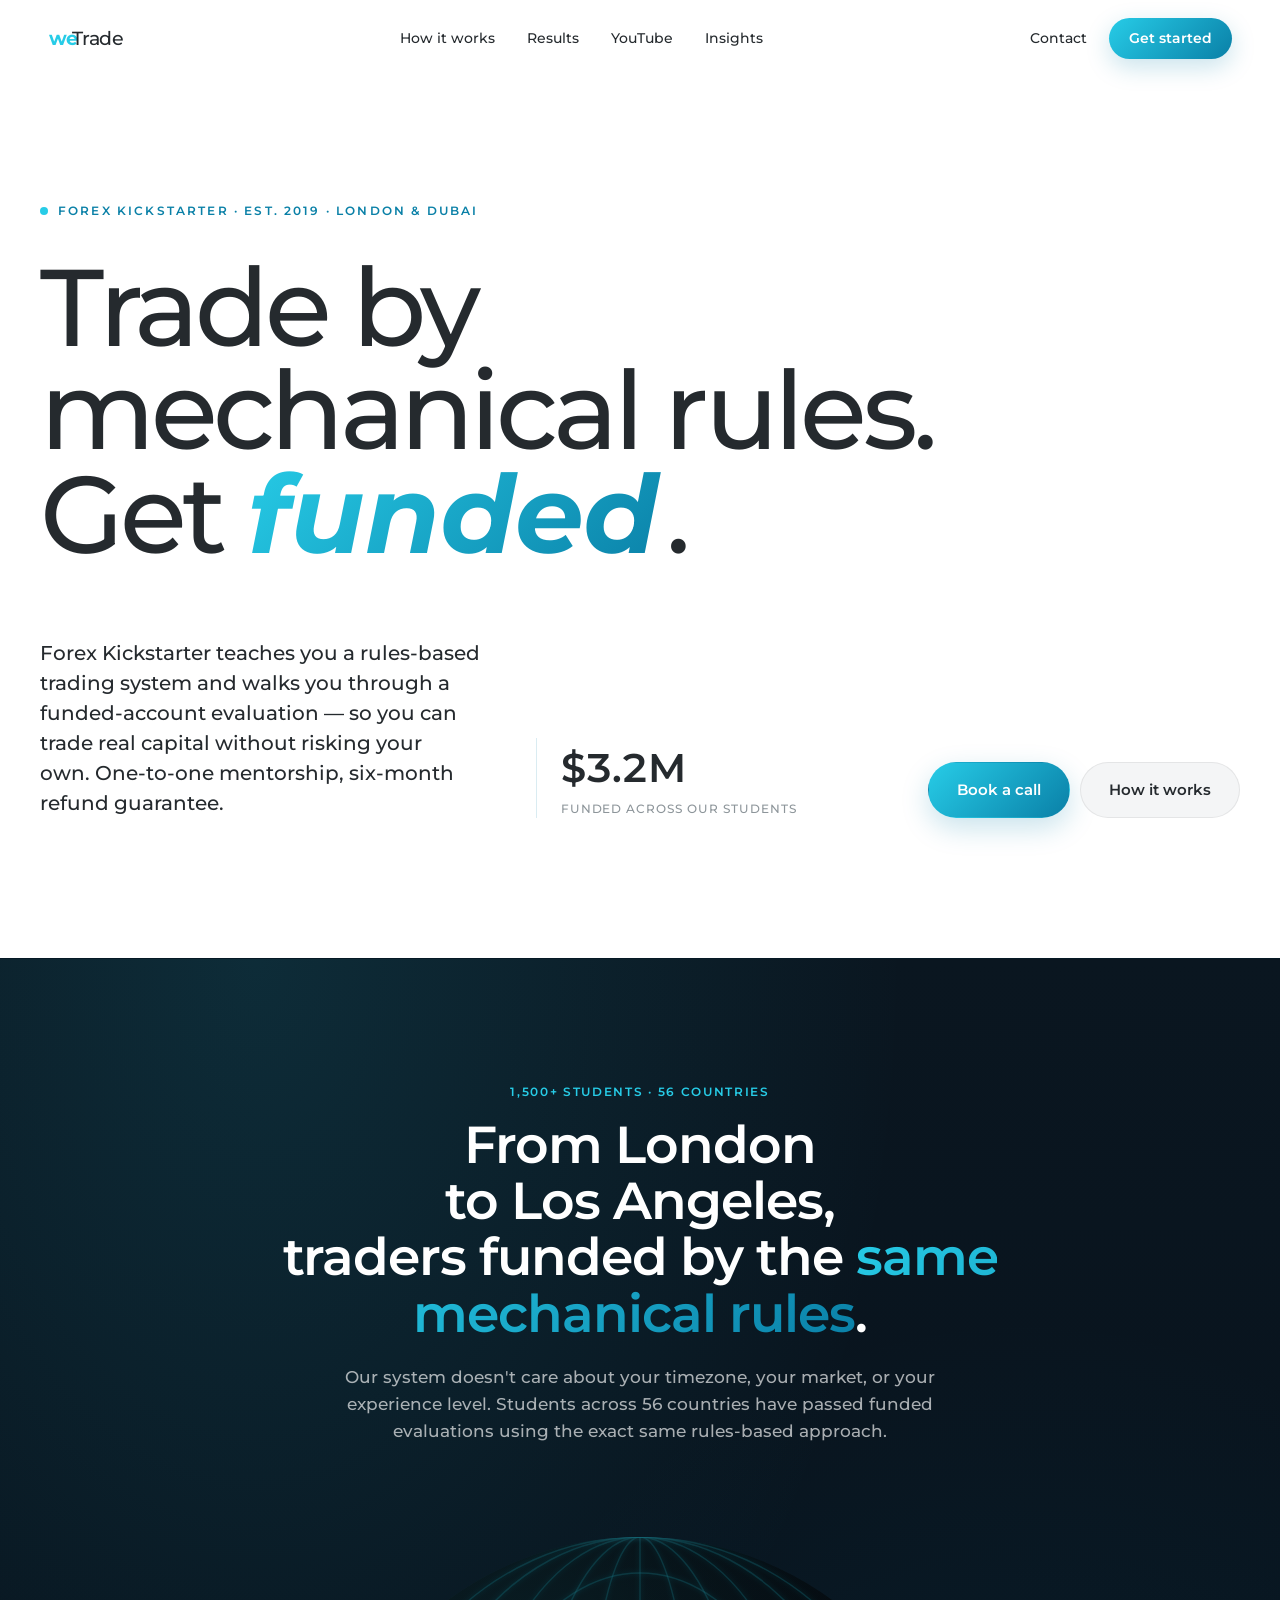
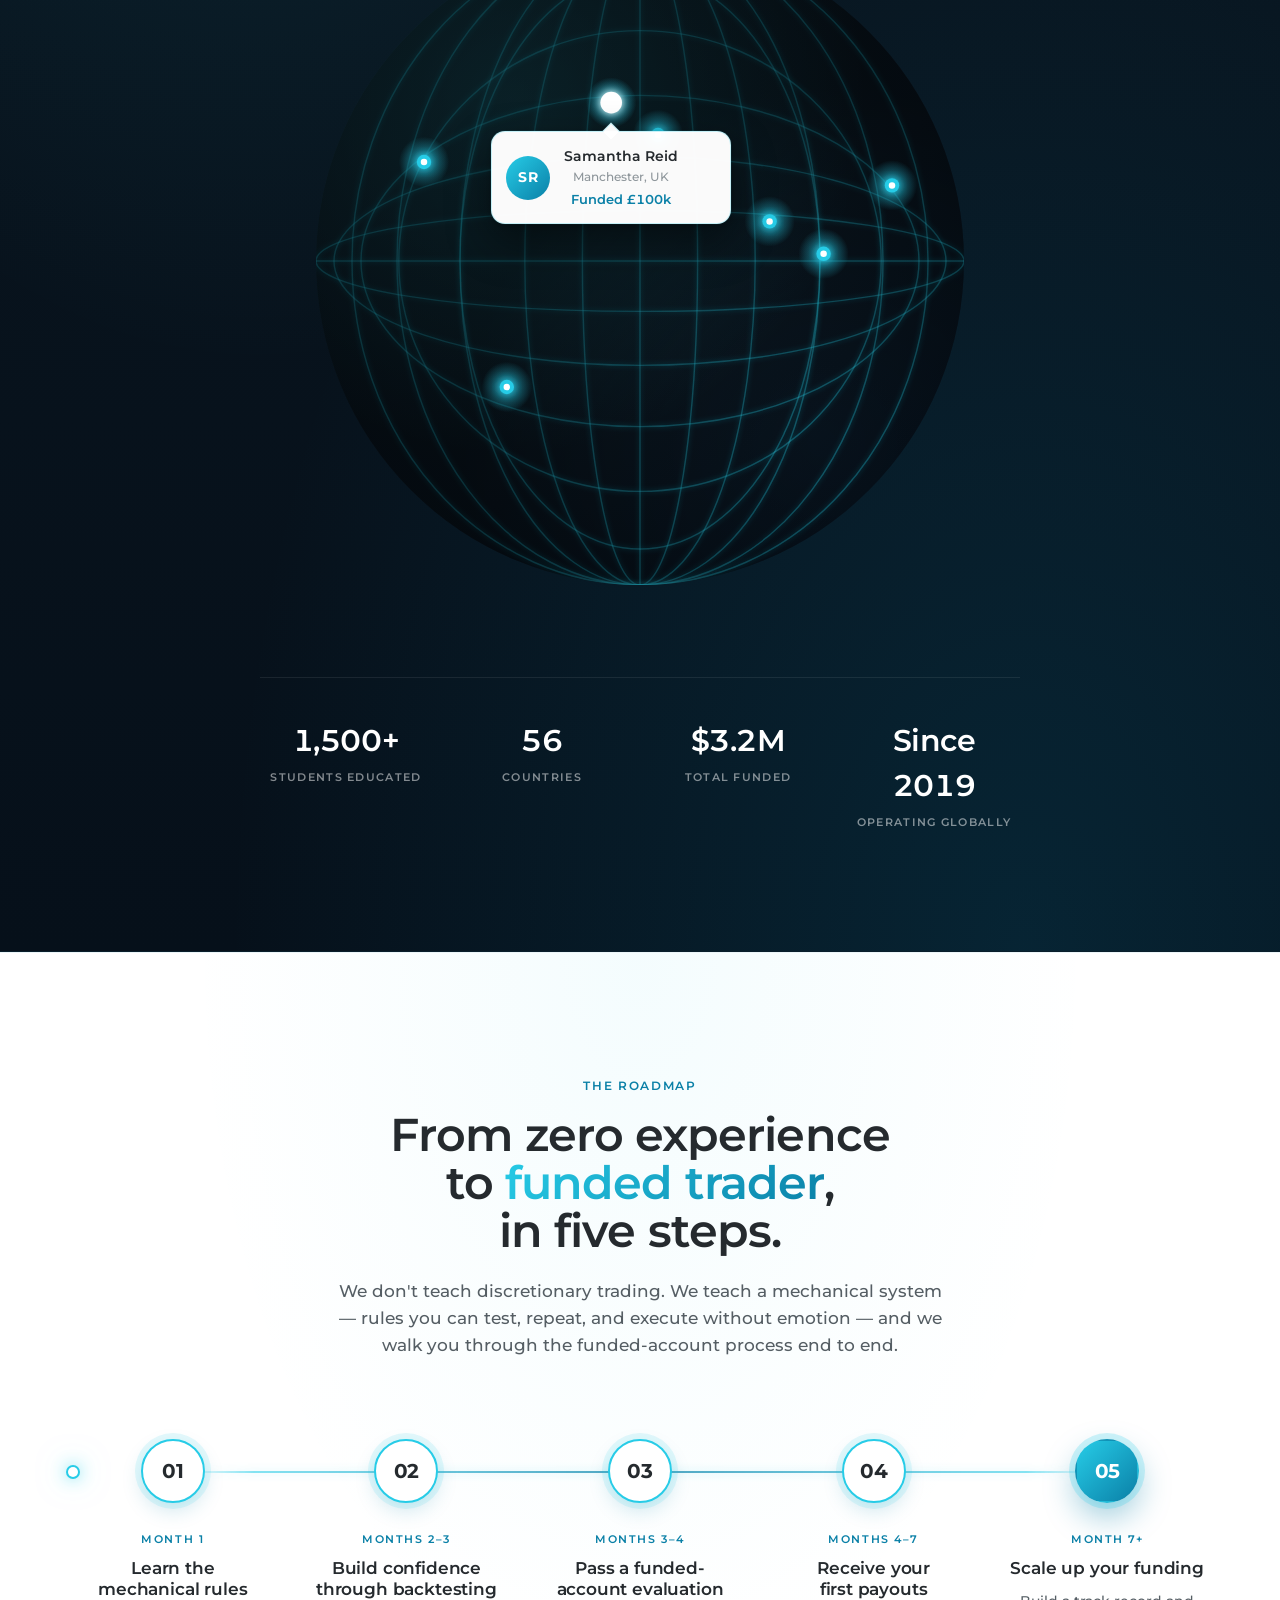
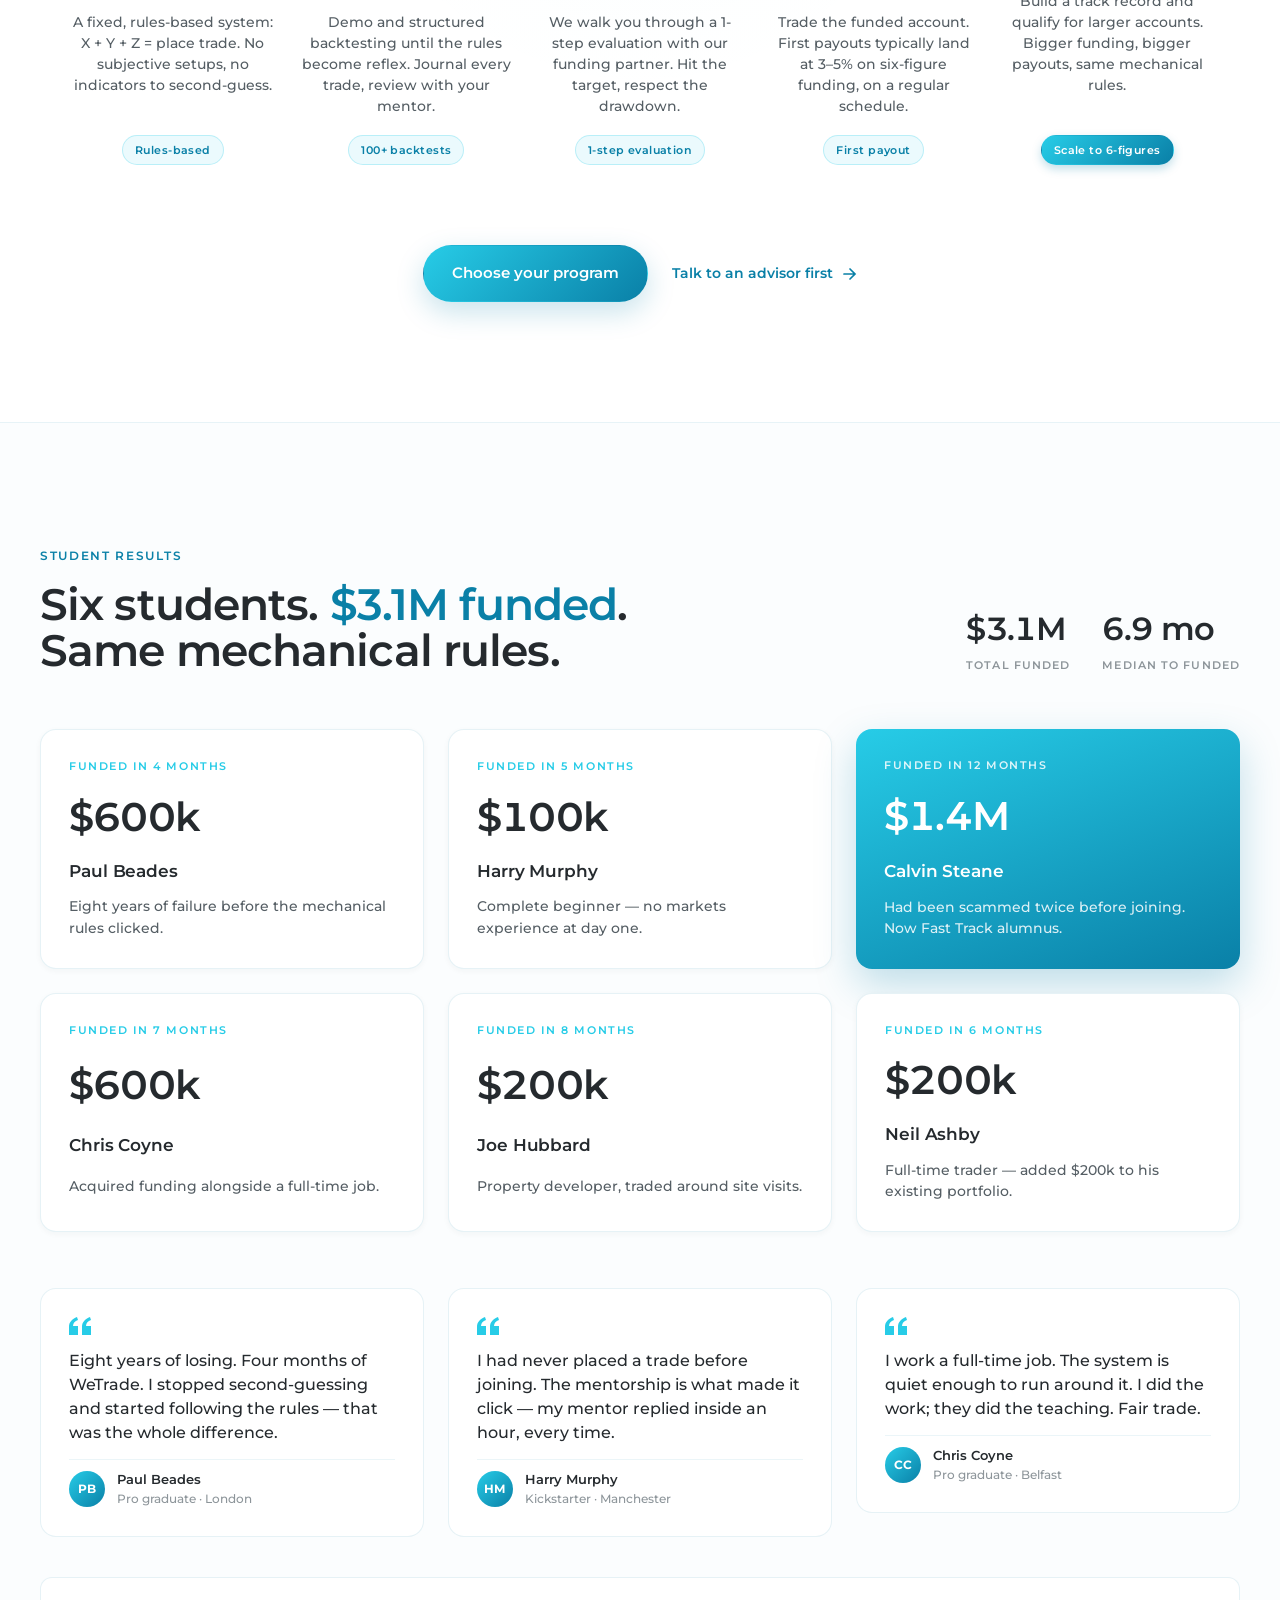
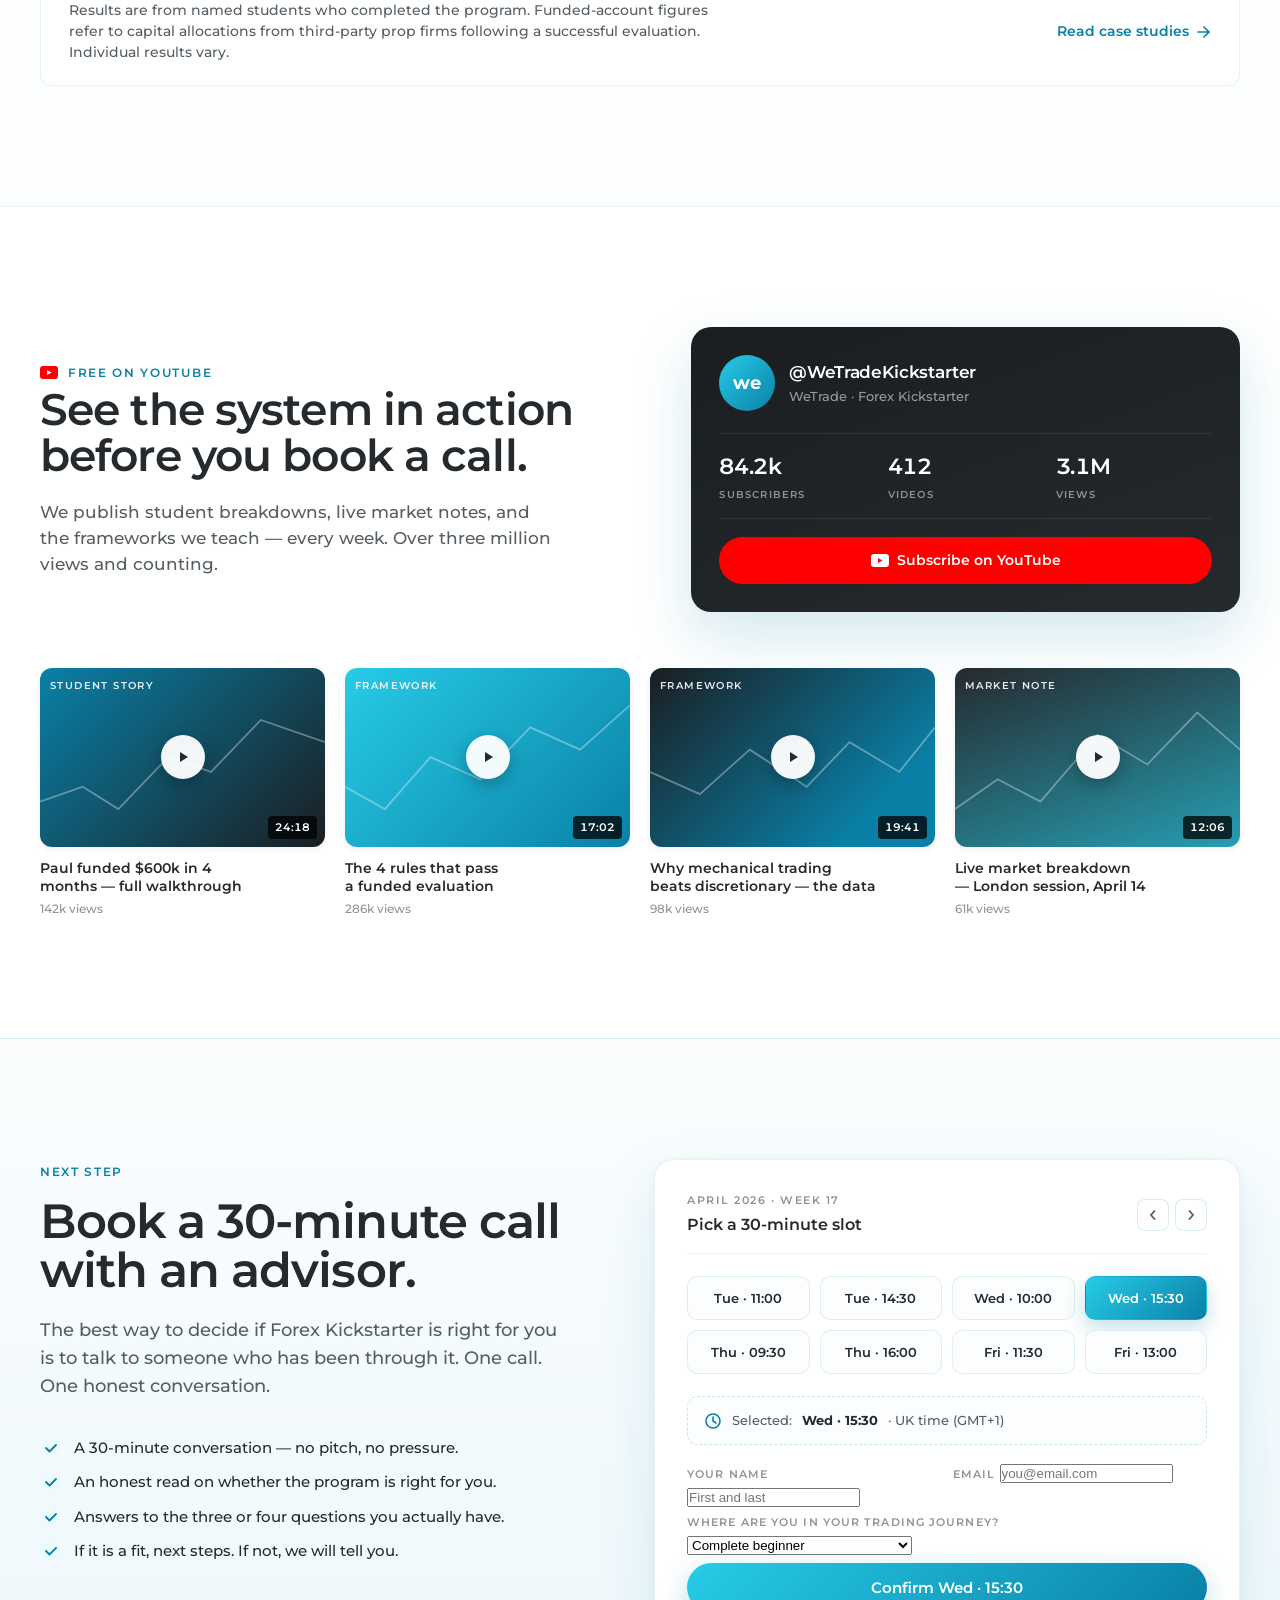
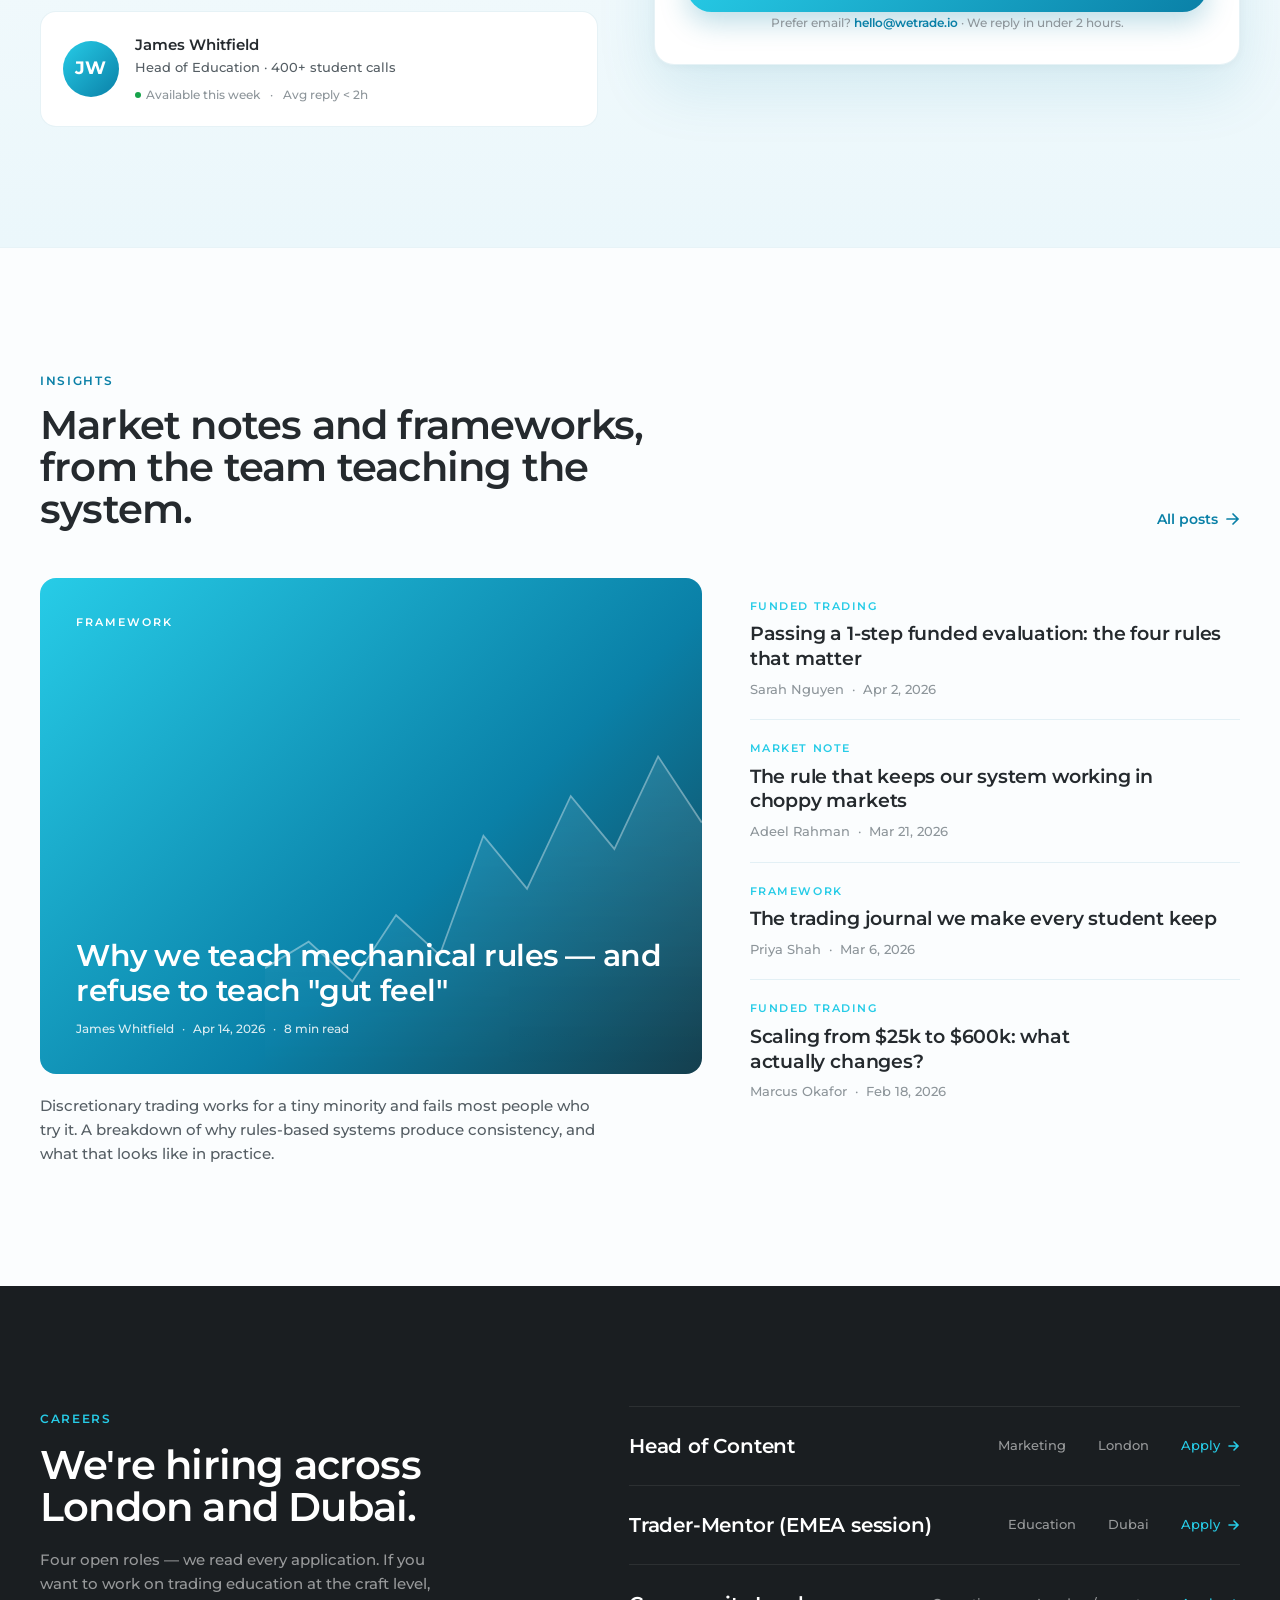
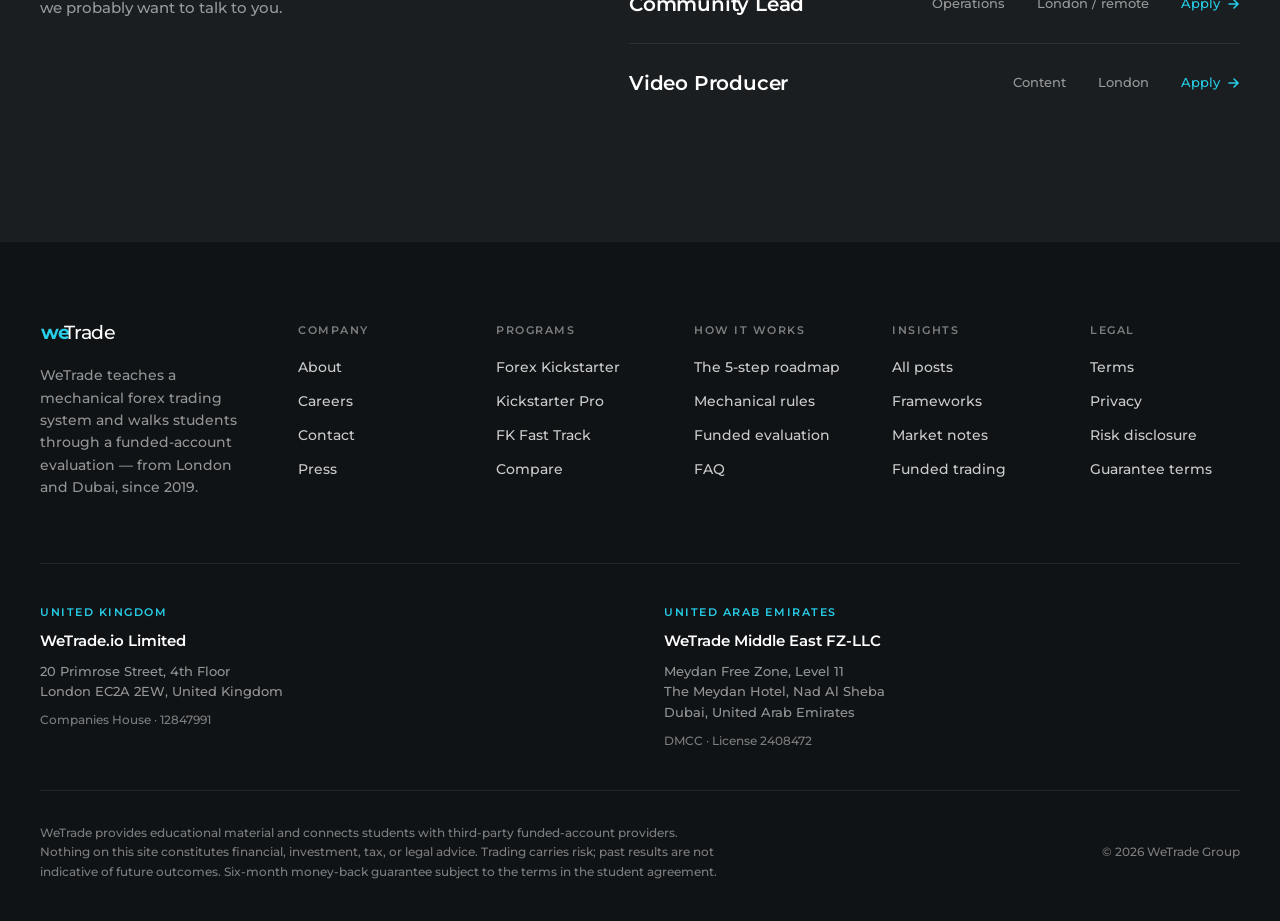
<file: index.html>
<!doctype html>
<html lang="en">
<head>
  <meta charset="utf-8">
  <meta name="viewport" content="width=device-width, initial-scale=1">
  <title>WeTrade — Trade by mechanical rules. Get funded.</title>
  <meta name="description" content="Forex Kickstarter teaches a rules-based trading system and walks you through a funded-account evaluation — from London and Dubai, since 2019.">
  <link rel="icon" href="data:image/svg+xml;utf8,%3Csvg%20xmlns%3D%22http%3A%2F%2Fwww.w3.org%2F2000%2Fsvg%22%20viewBox%3D%220%200%20120%2028%22%3E%3Ctext%20x%3D%220%22%20y%3D%2222%22%20font-family%3D%22Montserrat%2C%20sans-serif%22%20font-weight%3D%22700%22%20font-size%3D%2224%22%20letter-spacing%3D%22-0.5%22%20fill%3D%22%2327CCE7%22%3Ewe%3C%2Ftext%3E%3Ctext%20x%3D%2229%22%20y%3D%2222%22%20font-family%3D%22Montserrat%2C%20sans-serif%22%20font-weight%3D%22500%22%20font-size%3D%2224%22%20letter-spacing%3D%22-0.5%22%20fill%3D%22%23252A2E%22%3ETrade%3C%2Ftext%3E%3C%2Fsvg%3E">
  <link rel="preconnect" href="https://fonts.googleapis.com">
  <link rel="preconnect" href="https://fonts.gstatic.com" crossorigin>
  <link href="https://fonts.googleapis.com/css2?family=Montserrat:wght@300;400;500;600;700&display=swap" rel="stylesheet">
  <link rel="stylesheet" href="styles-home.css">
</head>
<body class="home">

  <!-- =============== NAV =============== -->
  <header class="nav" id="siteNav" data-scrolled="false">
    <div class="container container--wide nav__inner">
      <a class="nav__logo" href="#top" aria-label="WeTrade — home">
        <svg width="96" height="22" viewBox="0 0 120 28" role="img" aria-label="WeTrade">
          <text x="0" y="22" font-family="Montserrat, sans-serif" font-weight="700" font-size="24" letter-spacing="-0.5" fill="#27CCE7">we</text>
          <text x="29" y="22" font-family="Montserrat, sans-serif" font-weight="500" font-size="24" letter-spacing="-0.5" fill="#252A2E">Trade</text>
        </svg>
      </a>
      <nav class="nav__links" aria-label="Primary">
        <a class="nav__link" href="#roadmap">How it works</a>
        <a class="nav__link" href="#results">Results</a>
        <a class="nav__link" href="#youtube">YouTube</a>
        <a class="nav__link" href="#insights">Insights</a>
      </nav>
      <div class="nav__end">
        <a class="nav__contact" href="mailto:hello@wetrade.io">Contact</a>
        <a class="nav__cta" href="#book">Get started</a>
      </div>
      <button class="nav__toggle" id="navToggle" aria-label="Open menu" aria-expanded="false" aria-controls="navSheet">
        <span style="letter-spacing:.08em">MENU</span>
        <svg viewBox="0 0 22 14" fill="none" stroke="currentColor" stroke-width="1.6" stroke-linecap="round" aria-hidden="true">
          <path d="M2 2h18M2 7h18M2 12h12"/>
        </svg>
      </button>
    </div>

    <div class="nav__sheet" id="navSheet" hidden>
      <div class="nav__sheet-head">
        <svg width="88" height="20" viewBox="0 0 120 28" role="img" aria-label="WeTrade">
          <text x="0" y="22" font-family="Montserrat, sans-serif" font-weight="700" font-size="24" letter-spacing="-0.5" fill="#27CCE7">we</text>
          <text x="29" y="22" font-family="Montserrat, sans-serif" font-weight="500" font-size="24" letter-spacing="-0.5" fill="#ffffff">Trade</text>
        </svg>
        <button class="nav__sheet-close" id="navSheetClose" type="button" aria-label="Close menu">
          CLOSE
          <svg width="14" height="14" viewBox="0 0 14 14" fill="none" stroke="currentColor" stroke-width="1.8" stroke-linecap="round" aria-hidden="true">
            <path d="M2 2l10 10M12 2L2 12"/>
          </svg>
        </button>
      </div>
      <nav class="nav__sheet-nav" aria-label="Mobile primary">
        <a class="nav__sheet-link" href="#roadmap">How it works<svg width="18" height="18" viewBox="0 0 18 18" fill="none" stroke="currentColor" stroke-width="1.4" opacity=".5" aria-hidden="true"><path d="M4 9h10M10 4l5 5-5 5"/></svg></a>
        <a class="nav__sheet-link" href="#results">Results<svg width="18" height="18" viewBox="0 0 18 18" fill="none" stroke="currentColor" stroke-width="1.4" opacity=".5" aria-hidden="true"><path d="M4 9h10M10 4l5 5-5 5"/></svg></a>
        <a class="nav__sheet-link" href="#youtube">YouTube<svg width="18" height="18" viewBox="0 0 18 18" fill="none" stroke="currentColor" stroke-width="1.4" opacity=".5" aria-hidden="true"><path d="M4 9h10M10 4l5 5-5 5"/></svg></a>
        <a class="nav__sheet-link" href="#insights">Insights<svg width="18" height="18" viewBox="0 0 18 18" fill="none" stroke="currentColor" stroke-width="1.4" opacity=".5" aria-hidden="true"><path d="M4 9h10M10 4l5 5-5 5"/></svg></a>
        <a class="nav__sheet-link" href="mailto:hello@wetrade.io">Contact<svg width="18" height="18" viewBox="0 0 18 18" fill="none" stroke="currentColor" stroke-width="1.4" opacity=".5" aria-hidden="true"><path d="M4 9h10M10 4l5 5-5 5"/></svg></a>
      </nav>
      <div class="nav__sheet-foot">
        <a class="btn btn--brand btn--lg" href="#book">Book a call</a>
        <div class="nav__sheet-note">
          WeTrade.io Limited (UK) · WeTrade Middle East FZ-LLC<br>
          Trading education. Not regulated financial advice.
        </div>
      </div>
    </div>
  </header>

  <main id="top">

    <!-- =============== HERO A · Editorial quiet =============== -->
    <section class="hero" aria-labelledby="heroTitle">
      <div class="hero__inner">
        <p class="eyebrow eyebrow--wide eyebrow--dot hero__eyebrow">
          Forex Kickstarter · Est. 2019 · London &amp; Dubai
        </p>
        <h1 id="heroTitle" class="hero__title">
          Trade by<br>
          mechanical rules.<br>
          Get <span class="grad-text">funded</span>.
        </h1>
        <div class="hero__row">
          <p class="hero__lede">
            Forex Kickstarter teaches you a rules-based trading system and walks you
            through a funded-account evaluation — so you can trade real capital without
            risking your own. One&#8209;to&#8209;one mentorship, six-month refund guarantee.
          </p>
          <div class="hero__stat">
            <div class="hero__stat-num">$3.2M</div>
            <div class="hero__stat-label">funded across our students</div>
          </div>
          <div class="hero__ctas">
            <a class="btn btn--brand btn--lg" href="#book">Book a call</a>
            <a class="btn btn--ghost btn--lg" href="#roadmap">How it works</a>
          </div>
        </div>
      </div>
    </section>

    <!-- =============== GLOBE TRUST (students worldwide) =============== -->
    <section class="globe-trust" aria-labelledby="globeTrustTitle">
      <div class="globe-trust__inner">
        <header class="globe-trust__head">
          <p class="eyebrow">1,500+ students · 56 countries</p>
          <h2 id="globeTrustTitle">
            From London to Los Angeles,<br>
            traders funded by the <span class="grad-text">same mechanical rules</span>.
          </h2>
          <p class="globe-trust__desc">
            Our system doesn't care about your timezone, your market, or your experience level.
            Students across 56 countries have passed funded evaluations using the exact same
            rules-based approach.
          </p>
        </header>

        <div class="globe-trust__stage">
          <svg class="globe" viewBox="0 0 400 400" role="img" aria-label="Globe showing student locations worldwide">
            <defs>
              <radialGradient id="globeBg" cx="35%" cy="30%" r="75%">
                <stop offset="0%" stop-color="#0E1A22"/>
                <stop offset="55%" stop-color="#0A1620"/>
                <stop offset="100%" stop-color="#06101A"/>
              </radialGradient>
              <radialGradient id="globeShine" cx="30%" cy="25%" r="55%">
                <stop offset="0%" stop-color="rgba(39,204,231,.18)"/>
                <stop offset="100%" stop-color="rgba(39,204,231,0)"/>
              </radialGradient>
              <radialGradient id="globeShade" cx="78%" cy="78%" r="55%">
                <stop offset="0%" stop-color="rgba(0,0,0,0)"/>
                <stop offset="100%" stop-color="rgba(0,0,0,.45)"/>
              </radialGradient>
              <radialGradient id="pinPulse" cx="50%" cy="50%" r="50%">
                <stop offset="0%" stop-color="#27CCE7" stop-opacity=".7"/>
                <stop offset="100%" stop-color="#27CCE7" stop-opacity="0"/>
              </radialGradient>
              <radialGradient id="pinPulseActive" cx="50%" cy="50%" r="50%">
                <stop offset="0%" stop-color="#27CCE7" stop-opacity=".95"/>
                <stop offset="100%" stop-color="#27CCE7" stop-opacity="0"/>
              </radialGradient>
              <filter id="gridGlow" x="-20%" y="-20%" width="140%" height="140%">
                <feGaussianBlur stdDeviation="1.4" result="b"/>
                <feMerge><feMergeNode in="b"/><feMergeNode in="SourceGraphic"/></feMerge>
              </filter>
              <filter id="arcGlow" x="-50%" y="-50%" width="200%" height="200%">
                <feGaussianBlur stdDeviation="3" result="b1"/>
                <feGaussianBlur stdDeviation="6" in="SourceGraphic" result="b2"/>
                <feMerge>
                  <feMergeNode in="b2"/>
                  <feMergeNode in="b1"/>
                  <feMergeNode in="SourceGraphic"/>
                </feMerge>
              </filter>
              <filter id="pinGlow" x="-50%" y="-50%" width="200%" height="200%">
                <feGaussianBlur stdDeviation="2.5" result="b"/>
                <feMerge><feMergeNode in="b"/><feMergeNode in="SourceGraphic"/></feMerge>
              </filter>
              <clipPath id="globeClip">
                <circle cx="200" cy="200" r="180"/>
              </clipPath>
            </defs>

            <!-- sphere body -->
            <circle cx="200" cy="200" r="180" fill="url(#globeBg)"/>
            <circle cx="200" cy="200" r="180" fill="url(#globeShine)" pointer-events="none"/>

            <!-- lat/long grid (glows) -->
            <g clip-path="url(#globeClip)" class="globe-grid" filter="url(#gridGlow)">
              <line x1="20" y1="200" x2="380" y2="200"/>
              <ellipse cx="200" cy="200" rx="180" ry="28"/>
              <ellipse cx="200" cy="200" rx="170" ry="58"/>
              <ellipse cx="200" cy="200" rx="155" ry="92"/>
              <ellipse cx="200" cy="200" rx="134" ry="128"/>
              <ellipse cx="200" cy="200" rx="100" ry="160"/>
              <line x1="200" y1="20" x2="200" y2="380"/>
              <ellipse cx="200" cy="200" rx="32" ry="180"/>
              <ellipse cx="200" cy="200" rx="64" ry="180"/>
              <ellipse cx="200" cy="200" rx="100" ry="180"/>
              <ellipse cx="200" cy="200" rx="135" ry="180"/>
              <ellipse cx="200" cy="200" rx="160" ry="180"/>
            </g>

            <!-- glowing arc traced between transitions -->
            <path id="arcTrace" class="arc-trace" d="" fill="none" stroke="#7DE4F3" stroke-width="2.6" stroke-linecap="round" filter="url(#arcGlow)"/>

            <!-- terminator shadow for 3D feel -->
            <circle cx="200" cy="200" r="180" fill="url(#globeShade)" pointer-events="none"/>

            <!-- pins -->
            <g class="pins">
              <g class="pin" data-pin="la" data-x="80" data-y="145" transform="translate(80, 145)">
                <circle class="pin-halo" r="14" fill="url(#pinPulse)"/>
                <circle class="pin-dot" r="4" fill="#27CCE7" filter="url(#pinGlow)"/>
                <circle r="1.8" fill="#fff"/>
              </g>
              <g class="pin" data-pin="manchester" data-x="184" data-y="112" transform="translate(184, 112)">
                <circle class="pin-halo" r="14" fill="url(#pinPulse)"/>
                <circle class="pin-dot" r="4" fill="#27CCE7" filter="url(#pinGlow)"/>
                <circle r="1.8" fill="#fff"/>
              </g>
              <g class="pin" data-pin="paris" data-x="210" data-y="130" transform="translate(210, 130)">
                <circle class="pin-halo" r="14" fill="url(#pinPulse)"/>
                <circle class="pin-dot" r="4" fill="#27CCE7" filter="url(#pinGlow)"/>
                <circle r="1.8" fill="#fff"/>
              </g>
              <g class="pin" data-pin="dubai" data-x="272" data-y="178" transform="translate(272, 178)">
                <circle class="pin-halo" r="14" fill="url(#pinPulse)"/>
                <circle class="pin-dot" r="4" fill="#27CCE7" filter="url(#pinGlow)"/>
                <circle r="1.8" fill="#fff"/>
              </g>
              <g class="pin" data-pin="mumbai" data-x="302" data-y="196" transform="translate(302, 196)">
                <circle class="pin-halo" r="14" fill="url(#pinPulse)"/>
                <circle class="pin-dot" r="4" fill="#27CCE7" filter="url(#pinGlow)"/>
                <circle r="1.8" fill="#fff"/>
              </g>
              <g class="pin" data-pin="tokyo" data-x="340" data-y="158" transform="translate(340, 158)">
                <circle class="pin-halo" r="14" fill="url(#pinPulse)"/>
                <circle class="pin-dot" r="4" fill="#27CCE7" filter="url(#pinGlow)"/>
                <circle r="1.8" fill="#fff"/>
              </g>
              <g class="pin" data-pin="saopaulo" data-x="126" data-y="270" transform="translate(126, 270)">
                <circle class="pin-halo" r="14" fill="url(#pinPulse)"/>
                <circle class="pin-dot" r="4" fill="#27CCE7" filter="url(#pinGlow)"/>
                <circle r="1.8" fill="#fff"/>
              </g>
            </g>
          </svg>

          <!-- pop-up student callout (positioned at active pin via JS) -->
          <figure class="student-callout" id="studentCallout" aria-live="polite" data-pos="below">
            <div class="student-callout__avatar" id="studentAvatar">JM</div>
            <figcaption class="student-callout__info">
              <div class="student-callout__name" id="studentName">John Martinez</div>
              <div class="student-callout__loc" id="studentLoc">Los Angeles, USA</div>
              <div class="student-callout__funded" id="studentFunded">Funded $600k</div>
            </figcaption>
          </figure>
        </div>

        <dl class="globe-trust__stats">
          <div>
            <dt>1,500+</dt>
            <dd>Students educated</dd>
          </div>
          <div>
            <dt>56</dt>
            <dd>Countries</dd>
          </div>
          <div>
            <dt>$3.2M</dt>
            <dd>Total funded</dd>
          </div>
          <div>
            <dt>Since 2019</dt>
            <dd>Operating globally</dd>
          </div>
        </dl>
      </div>
    </section>

    <!-- =============== PROGRAMME / ROADMAP =============== -->
    <section class="roadmap" id="roadmap" aria-labelledby="roadmapTitle">
      <div class="container roadmap__inner">
        <header class="roadmap__head">
          <p class="eyebrow">The roadmap</p>
          <h2 id="roadmapTitle" class="roadmap__title">
            From zero experience to <span class="grad-text">funded trader</span>,<br>
            in five steps.
          </h2>
          <p class="roadmap__desc">
            We don't teach discretionary trading. We teach a mechanical system
            — rules you can test, repeat, and execute without emotion — and we
            walk you through the funded-account process end to end.
          </p>
        </header>

        <ol class="roadmap__steps" aria-label="Five-step program">
          <li class="roadmap__step">
            <div class="roadmap__node" aria-hidden="true">
              <span>01</span>
            </div>
            <div class="roadmap__step-month">Month 1</div>
            <h3 class="roadmap__step-title">Learn the mechanical rules</h3>
            <p class="roadmap__step-body">A fixed, rules-based system: X + Y + Z = place trade. No subjective setups, no indicators to second-guess.</p>
            <div class="roadmap__chip">Rules-based</div>
          </li>

          <li class="roadmap__step">
            <div class="roadmap__node" aria-hidden="true">
              <span>02</span>
            </div>
            <div class="roadmap__step-month">Months 2–3</div>
            <h3 class="roadmap__step-title">Build confidence through backtesting</h3>
            <p class="roadmap__step-body">Demo and structured backtesting until the rules become reflex. Journal every trade, review with your mentor.</p>
            <div class="roadmap__chip">100+ backtests</div>
          </li>

          <li class="roadmap__step">
            <div class="roadmap__node" aria-hidden="true">
              <span>03</span>
            </div>
            <div class="roadmap__step-month">Months 3–4</div>
            <h3 class="roadmap__step-title">Pass a funded-account evaluation</h3>
            <p class="roadmap__step-body">We walk you through a 1-step evaluation with our funding partner. Hit the target, respect the drawdown.</p>
            <div class="roadmap__chip">1-step evaluation</div>
          </li>

          <li class="roadmap__step">
            <div class="roadmap__node" aria-hidden="true">
              <span>04</span>
            </div>
            <div class="roadmap__step-month">Months 4–7</div>
            <h3 class="roadmap__step-title">Receive your first payouts</h3>
            <p class="roadmap__step-body">Trade the funded account. First payouts typically land at 3–5% on six-figure funding, on a regular schedule.</p>
            <div class="roadmap__chip">First payout</div>
          </li>

          <li class="roadmap__step roadmap__step--milestone">
            <div class="roadmap__node" aria-hidden="true">
              <span>05</span>
            </div>
            <div class="roadmap__step-month">Month 7+</div>
            <h3 class="roadmap__step-title">Scale up your funding</h3>
            <p class="roadmap__step-body">Build a track record and qualify for larger accounts. Bigger funding, bigger payouts, same mechanical rules.</p>
            <div class="roadmap__chip">Scale to 6-figures</div>
          </li>
        </ol>

        <div class="roadmap__foot">
          <a class="btn btn--brand btn--lg" href="#book">Choose your program</a>
          <a class="roadmap__foot-link" href="#book">Talk to an advisor first
            <svg width="16" height="16" viewBox="0 0 16 16" fill="none" stroke="currentColor" stroke-width="1.7" stroke-linecap="round" aria-hidden="true"><path d="M3 8h10M9 3l5 5-5 5"/></svg>
          </a>
        </div>
      </div>
    </section>

    <!-- =============== RESULTS =============== -->
    <section class="results" id="results" aria-labelledby="resultsTitle">
      <div class="results__inner">
        <header class="results__head">
          <div>
            <p class="eyebrow">Student results</p>
            <h2 id="resultsTitle" class="results__title">
              Six students. <span class="teal">$3.1M funded</span>.<br>
              Same mechanical&nbsp;rules.
            </h2>
          </div>
          <dl class="results__stats">
            <div>
              <dt class="results__stat-n">$3.1M</dt>
              <dd class="results__stat-k">total funded</dd>
            </div>
            <div>
              <dt class="results__stat-n">6.9 mo</dt>
              <dd class="results__stat-k">median to funded</dd>
            </div>
          </dl>
        </header>

        <ul class="results__grid" role="list">
          <li class="result-card">
            <div class="result-card__kicker">Funded in 4 months</div>
            <div class="result-card__funded">$600k</div>
            <div class="result-card__name">Paul Beades</div>
            <div class="result-card__note">Eight years of failure before the mechanical rules clicked.</div>
          </li>
          <li class="result-card">
            <div class="result-card__kicker">Funded in 5 months</div>
            <div class="result-card__funded">$100k</div>
            <div class="result-card__name">Harry Murphy</div>
            <div class="result-card__note">Complete beginner — no markets experience at day one.</div>
          </li>
          <li class="result-card result-card--hero">
            <div class="result-card__kicker">Funded in 12 months</div>
            <div class="result-card__funded">$1.4M</div>
            <div class="result-card__name">Calvin Steane</div>
            <div class="result-card__note">Had been scammed twice before joining. Now Fast Track alumnus.</div>
          </li>
          <li class="result-card">
            <div class="result-card__kicker">Funded in 7 months</div>
            <div class="result-card__funded">$600k</div>
            <div class="result-card__name">Chris Coyne</div>
            <div class="result-card__note">Acquired funding alongside a full-time job.</div>
          </li>
          <li class="result-card">
            <div class="result-card__kicker">Funded in 8 months</div>
            <div class="result-card__funded">$200k</div>
            <div class="result-card__name">Joe Hubbard</div>
            <div class="result-card__note">Property developer, traded around site visits.</div>
          </li>
          <li class="result-card">
            <div class="result-card__kicker">Funded in 6 months</div>
            <div class="result-card__funded">$200k</div>
            <div class="result-card__name">Neil Ashby</div>
            <div class="result-card__note">Full-time trader — added $200k to his existing portfolio.</div>
          </li>
        </ul>

        <ul class="pull-quotes" role="list">
          <li>
            <figure class="pull-quote">
              <svg class="pull-quote__mark" viewBox="0 0 24 18" aria-hidden="true"><path d="M0 18V10c0-5 3-8 8-10l1 3c-3 1-5 3-5 6h5v9H0zm13 0v-8c0-5 3-8 8-10l1 3c-3 1-5 3-5 6h5v9h-9z"/></svg>
              <blockquote>Eight years of losing. Four months of WeTrade. I stopped second-guessing and started following the rules — that was the whole difference.</blockquote>
              <figcaption class="pull-quote__cap">
                <span class="avatar" aria-hidden="true">PB</span>
                <div>
                  <div class="pull-quote__name">Paul Beades</div>
                  <div class="pull-quote__role">Pro graduate · London</div>
                </div>
              </figcaption>
            </figure>
          </li>
          <li>
            <figure class="pull-quote">
              <svg class="pull-quote__mark" viewBox="0 0 24 18" aria-hidden="true"><path d="M0 18V10c0-5 3-8 8-10l1 3c-3 1-5 3-5 6h5v9H0zm13 0v-8c0-5 3-8 8-10l1 3c-3 1-5 3-5 6h5v9h-9z"/></svg>
              <blockquote>I had never placed a trade before joining. The mentorship is what made it click — my mentor replied inside an hour, every time.</blockquote>
              <figcaption class="pull-quote__cap">
                <span class="avatar" aria-hidden="true">HM</span>
                <div>
                  <div class="pull-quote__name">Harry Murphy</div>
                  <div class="pull-quote__role">Kickstarter · Manchester</div>
                </div>
              </figcaption>
            </figure>
          </li>
          <li>
            <figure class="pull-quote">
              <svg class="pull-quote__mark" viewBox="0 0 24 18" aria-hidden="true"><path d="M0 18V10c0-5 3-8 8-10l1 3c-3 1-5 3-5 6h5v9H0zm13 0v-8c0-5 3-8 8-10l1 3c-3 1-5 3-5 6h5v9h-9z"/></svg>
              <blockquote>I work a full-time job. The system is quiet enough to run around it. I did the work; they did the teaching. Fair trade.</blockquote>
              <figcaption class="pull-quote__cap">
                <span class="avatar" aria-hidden="true">CC</span>
                <div>
                  <div class="pull-quote__name">Chris Coyne</div>
                  <div class="pull-quote__role">Pro graduate · Belfast</div>
                </div>
              </figcaption>
            </figure>
          </li>
        </ul>

        <div class="disclaimer-pill">
          <p class="disclaimer-pill__text">
            Results are from named students who completed the program. Funded-account
            figures refer to capital allocations from third-party prop firms following a
            successful evaluation. Individual results vary.
          </p>
          <a class="disclaimer-pill__link" href="#">
            Read case studies
            <svg width="16" height="16" viewBox="0 0 16 16" fill="none" stroke="currentColor" stroke-width="1.7" stroke-linecap="round" aria-hidden="true"><path d="M3 8h10M9 3l5 5-5 5"/></svg>
          </a>
        </div>
      </div>
    </section>

    <!-- =============== YOUTUBE =============== -->
    <section class="yt" id="youtube" aria-labelledby="ytTitle">
      <div class="yt__inner">
        <div class="yt__head">
          <div>
            <p class="eyebrow yt__eyebrow">
              <svg viewBox="0 0 28 20" fill="none" aria-hidden="true">
                <rect width="28" height="20" rx="5" fill="#FF0000"/>
                <path d="M11 6l7 4-7 4V6z" fill="#fff"/>
              </svg>
              Free on YouTube
            </p>
            <h2 id="ytTitle" class="yt__title">
              See the system in action<br>before you book a&nbsp;call.
            </h2>
            <p class="yt__desc">
              We publish student breakdowns, live market notes, and the frameworks
              we teach — every week. Over three million views and counting.
            </p>
          </div>

          <aside class="yt-channel">
            <div class="yt-channel__head">
              <div class="avatar avatar--lg" aria-hidden="true">we</div>
              <div>
                <div class="yt-channel__name">@WeTradeKickstarter</div>
                <div class="yt-channel__sub">WeTrade · Forex Kickstarter</div>
              </div>
            </div>
            <dl class="yt-channel__stats">
              <div>
                <dt class="yt-channel__stat-v">84.2k</dt>
                <dd class="yt-channel__stat-k">subscribers</dd>
              </div>
              <div>
                <dt class="yt-channel__stat-v">412</dt>
                <dd class="yt-channel__stat-k">videos</dd>
              </div>
              <div>
                <dt class="yt-channel__stat-v">3.1M</dt>
                <dd class="yt-channel__stat-k">views</dd>
              </div>
            </dl>
            <a class="yt-channel__subscribe" href="#" rel="noopener">
              <svg width="18" height="13" viewBox="0 0 28 20" fill="none" aria-hidden="true">
                <rect width="28" height="20" rx="5" fill="#fff"/>
                <path d="M11 6l7 4-7 4V6z" fill="#FF0000"/>
              </svg>
              Subscribe on YouTube
            </a>
          </aside>
        </div>

        <ul class="yt__grid" role="list">
          <li>
            <a class="yt-card" href="#" aria-label="Watch: Paul funded $600k in 4 months">
              <div class="yt-card__thumb yt-card__thumb--1">
                <svg class="yt-card__trace" viewBox="0 0 200 120" preserveAspectRatio="none" aria-hidden="true">
                  <path d="M 0 90 L 30 80 L 55 95 L 90 60 L 120 70 L 155 35 L 200 50" stroke="#fff" stroke-width="1.2" fill="none"/>
                </svg>
                <span class="yt-card__kicker">STUDENT STORY</span>
                <span class="yt-card__play"><span class="yt-card__play-btn"><svg width="14" height="14" viewBox="0 0 14 14" aria-hidden="true"><path d="M4 2l8 5-8 5V2z" fill="#252A2E"/></svg></span></span>
                <span class="yt-card__duration">24:18</span>
              </div>
              <div>
                <div class="yt-card__title">Paul funded $600k in 4 months — full walkthrough</div>
                <div class="yt-card__meta">142k views</div>
              </div>
            </a>
          </li>
          <li>
            <a class="yt-card" href="#" aria-label="Watch: The 4 rules that pass a funded evaluation">
              <div class="yt-card__thumb yt-card__thumb--2">
                <svg class="yt-card__trace" viewBox="0 0 200 120" preserveAspectRatio="none" aria-hidden="true">
                  <path d="M 0 80 L 28 95 L 60 60 L 95 75 L 130 40 L 165 55 L 200 25" stroke="#fff" stroke-width="1.2" fill="none"/>
                </svg>
                <span class="yt-card__kicker">FRAMEWORK</span>
                <span class="yt-card__play"><span class="yt-card__play-btn"><svg width="14" height="14" viewBox="0 0 14 14" aria-hidden="true"><path d="M4 2l8 5-8 5V2z" fill="#252A2E"/></svg></span></span>
                <span class="yt-card__duration">17:02</span>
              </div>
              <div>
                <div class="yt-card__title">The 4 rules that pass a funded evaluation</div>
                <div class="yt-card__meta">286k views</div>
              </div>
            </a>
          </li>
          <li>
            <a class="yt-card" href="#" aria-label="Watch: Why mechanical trading beats discretionary">
              <div class="yt-card__thumb yt-card__thumb--3">
                <svg class="yt-card__trace" viewBox="0 0 200 120" preserveAspectRatio="none" aria-hidden="true">
                  <path d="M 0 70 L 35 85 L 70 55 L 110 80 L 140 50 L 175 70 L 200 40" stroke="#fff" stroke-width="1.2" fill="none"/>
                </svg>
                <span class="yt-card__kicker">FRAMEWORK</span>
                <span class="yt-card__play"><span class="yt-card__play-btn"><svg width="14" height="14" viewBox="0 0 14 14" aria-hidden="true"><path d="M4 2l8 5-8 5V2z" fill="#252A2E"/></svg></span></span>
                <span class="yt-card__duration">19:41</span>
              </div>
              <div>
                <div class="yt-card__title">Why mechanical trading beats discretionary — the data</div>
                <div class="yt-card__meta">98k views</div>
              </div>
            </a>
          </li>
          <li>
            <a class="yt-card" href="#" aria-label="Watch: Live market breakdown — London session">
              <div class="yt-card__thumb yt-card__thumb--4">
                <svg class="yt-card__trace" viewBox="0 0 200 120" preserveAspectRatio="none" aria-hidden="true">
                  <path d="M 0 95 L 30 75 L 60 90 L 100 45 L 135 65 L 170 30 L 200 55" stroke="#fff" stroke-width="1.2" fill="none"/>
                </svg>
                <span class="yt-card__kicker">MARKET NOTE</span>
                <span class="yt-card__play"><span class="yt-card__play-btn"><svg width="14" height="14" viewBox="0 0 14 14" aria-hidden="true"><path d="M4 2l8 5-8 5V2z" fill="#252A2E"/></svg></span></span>
                <span class="yt-card__duration">12:06</span>
              </div>
              <div>
                <div class="yt-card__title">Live market breakdown — London session, April 14</div>
                <div class="yt-card__meta">61k views</div>
              </div>
            </a>
          </li>
        </ul>
      </div>
    </section>

    <!-- =============== BOOK A CALL =============== -->
    <section class="book" id="book" aria-labelledby="bookTitle">
      <div class="book__inner">
        <div class="book__grid">
          <div>
            <p class="eyebrow">Next step</p>
            <h2 id="bookTitle" class="book__title">
              Book a 30-minute call<br>
              with an&nbsp;advisor.
            </h2>
            <p class="book__desc">
              The best way to decide if Forex Kickstarter is right for you is to talk
              to someone who has been through it. One call. One honest conversation.
            </p>

            <ul class="expect-list" role="list">
              <li>
                <svg viewBox="0 0 22 22" fill="none" aria-hidden="true">
                  <circle cx="11" cy="11" r="10" fill="#EBFAFD"/>
                  <path d="M6 11l3.5 3.5L16 8" stroke="#0A80A7" stroke-width="1.8" stroke-linecap="round" stroke-linejoin="round"/>
                </svg>
                A 30-minute conversation — no pitch, no pressure.
              </li>
              <li>
                <svg viewBox="0 0 22 22" fill="none" aria-hidden="true">
                  <circle cx="11" cy="11" r="10" fill="#EBFAFD"/>
                  <path d="M6 11l3.5 3.5L16 8" stroke="#0A80A7" stroke-width="1.8" stroke-linecap="round" stroke-linejoin="round"/>
                </svg>
                An honest read on whether the program is right for you.
              </li>
              <li>
                <svg viewBox="0 0 22 22" fill="none" aria-hidden="true">
                  <circle cx="11" cy="11" r="10" fill="#EBFAFD"/>
                  <path d="M6 11l3.5 3.5L16 8" stroke="#0A80A7" stroke-width="1.8" stroke-linecap="round" stroke-linejoin="round"/>
                </svg>
                Answers to the three or four questions you actually have.
              </li>
              <li>
                <svg viewBox="0 0 22 22" fill="none" aria-hidden="true">
                  <circle cx="11" cy="11" r="10" fill="#EBFAFD"/>
                  <path d="M6 11l3.5 3.5L16 8" stroke="#0A80A7" stroke-width="1.8" stroke-linecap="round" stroke-linejoin="round"/>
                </svg>
                If it is a fit, next steps. If not, we will tell you.
              </li>
            </ul>

            <div class="advisor">
              <span class="avatar avatar--lg" aria-hidden="true">JW</span>
              <div>
                <div class="advisor__name">James Whitfield</div>
                <div class="advisor__role">Head of Education · 400+ student calls</div>
                <div class="advisor__status">
                  <span class="advisor__dot">Available this week</span>
                  <span aria-hidden="true">·</span>
                  <span>Avg reply &lt; 2h</span>
                </div>
              </div>
            </div>
          </div>

          <form class="book__panel" id="bookForm" novalidate>
            <div class="book__cal-head">
              <div>
                <div class="book__cal-label" id="calLabel">April 2026 · Week 17</div>
                <div class="book__cal-title" id="calTitle">Pick a 30-minute slot</div>
              </div>
              <div class="book__cal-nav">
                <button type="button" data-dir="-1" aria-label="Previous week">
                  <svg width="12" height="12" viewBox="0 0 12 12" fill="none" stroke="currentColor" stroke-width="1.8" stroke-linecap="round" aria-hidden="true"><path d="M7.5 2L4 6l3.5 4"/></svg>
                </button>
                <button type="button" data-dir="1" aria-label="Next week">
                  <svg width="12" height="12" viewBox="0 0 12 12" fill="none" stroke="currentColor" stroke-width="1.8" stroke-linecap="round" aria-hidden="true"><path d="M4.5 2L8 6l-3.5 4"/></svg>
                </button>
              </div>
            </div>

            <div class="book__slots" role="radiogroup" aria-label="Available 30-minute slots">
              <button type="button" class="slot" role="radio" aria-checked="false" tabindex="-1" data-slot="Tue · 11:00">Tue · 11:00</button>
              <button type="button" class="slot" role="radio" aria-checked="false" tabindex="-1" data-slot="Tue · 14:30">Tue · 14:30</button>
              <button type="button" class="slot" role="radio" aria-checked="false" tabindex="-1" data-slot="Wed · 10:00">Wed · 10:00</button>
              <button type="button" class="slot" role="radio" aria-checked="true"  tabindex="0"  data-slot="Wed · 15:30">Wed · 15:30</button>
              <button type="button" class="slot" role="radio" aria-checked="false" tabindex="-1" data-slot="Thu · 09:30">Thu · 09:30</button>
              <button type="button" class="slot" role="radio" aria-checked="false" tabindex="-1" data-slot="Thu · 16:00">Thu · 16:00</button>
              <button type="button" class="slot" role="radio" aria-checked="false" tabindex="-1" data-slot="Fri · 11:30">Fri · 11:30</button>
              <button type="button" class="slot" role="radio" aria-checked="false" tabindex="-1" data-slot="Fri · 13:00">Fri · 13:00</button>
            </div>

            <div class="book__selected">
              <svg width="18" height="18" viewBox="0 0 18 18" fill="none" stroke="#0A80A7" stroke-width="1.6" stroke-linecap="round" aria-hidden="true"><circle cx="9" cy="9" r="7"/><path d="M9 5v4l3 2"/></svg>
              Selected: <strong id="selectedSlot">Wed · 15:30</strong> · UK time (GMT+1)
            </div>

            <input type="hidden" name="slot" id="selectedSlotInput" value="Wed · 15:30">

            <div class="book__form-row">
              <label>
                <span class="book__form-label">Your name</span>
                <input name="name" placeholder="First and last" autocomplete="name" required>
              </label>
              <label>
                <span class="book__form-label">Email</span>
                <input name="email" type="email" placeholder="you@email.com" autocomplete="email" required>
              </label>
            </div>
            <label>
              <span class="book__form-label">Where are you in your trading journey?</span>
              <select name="experience">
                <option>Complete beginner</option>
                <option>Traded before, no consistency yet</option>
                <option>Consistent but not funded</option>
                <option>Already funded — looking to scale</option>
              </select>
            </label>
            <button type="submit" class="book__submit" id="bookSubmit">
              Confirm <span id="bookSubmitLabel">Wed · 15:30</span>
            </button>
            <p class="book__status" id="bookStatus" role="status" aria-live="polite" hidden></p>
            <p class="book__foot-note">
              Prefer email? <a href="mailto:hello@wetrade.io">hello@wetrade.io</a> · We reply in under 2 hours.
            </p>
          </form>
        </div>
      </div>
    </section>

    <!-- =============== INSIGHTS =============== -->
    <section class="insights" id="insights" aria-labelledby="insightsTitle">
      <div class="insights__inner">
        <header class="insights__head">
          <div>
            <p class="eyebrow">Insights</p>
            <h2 id="insightsTitle" class="insights__title">Market notes and frameworks,<br>from the team teaching the system.</h2>
          </div>
          <a class="insights__all" href="#">
            All posts
            <svg width="16" height="16" viewBox="0 0 16 16" fill="none" stroke="currentColor" stroke-width="1.7" stroke-linecap="round" aria-hidden="true"><path d="M3 8h10M9 3l5 5-5 5"/></svg>
          </a>
        </header>

        <div class="insights__grid">
          <a class="insight-featured" href="#">
            <div class="insight-featured__cover">
              <svg class="insight-featured__trace" viewBox="0 0 400 300" preserveAspectRatio="none" aria-hidden="true">
                <defs>
                  <linearGradient id="insGrad" x1="0" x2="0" y1="0" y2="1">
                    <stop offset="0" stop-color="#fff"/>
                    <stop offset="1" stop-color="#fff" stop-opacity="0"/>
                  </linearGradient>
                </defs>
                <path d="M 0 220 L 40 200 L 80 230 L 120 180 L 160 210 L 200 120 L 240 160 L 280 90 L 320 130 L 360 60 L 400 110" stroke="#fff" stroke-width="1.5" fill="none"/>
                <path d="M 0 220 L 40 200 L 80 230 L 120 180 L 160 210 L 200 120 L 240 160 L 280 90 L 320 130 L 360 60 L 400 110 L 400 300 L 0 300 Z" fill="url(#insGrad)" opacity=".25"/>
              </svg>
              <div class="insight-featured__kicker">FRAMEWORK</div>
              <div>
                <div class="insight-featured__title">Why we teach mechanical rules — and refuse to teach "gut feel"</div>
                <div class="insight-featured__meta">
                  <span>James Whitfield</span><span aria-hidden="true">·</span>
                  <span>Apr 14, 2026</span><span aria-hidden="true">·</span>
                  <span>8 min read</span>
                </div>
              </div>
            </div>
            <p class="insight-featured__dek">
              Discretionary trading works for a tiny minority and fails most people who try it. A breakdown of why rules-based systems produce consistency, and what that looks like in practice.
            </p>
          </a>

          <div class="insights__list">
            <a class="insight-card" href="#">
              <span class="insight-card__kicker">FUNDED TRADING</span>
              <span class="insight-card__title">Passing a 1-step funded evaluation: the four rules that matter</span>
              <span class="insight-card__meta"><span>Sarah Nguyen</span><span aria-hidden="true">·</span><span>Apr 2, 2026</span></span>
            </a>
            <a class="insight-card" href="#">
              <span class="insight-card__kicker">MARKET NOTE</span>
              <span class="insight-card__title">The rule that keeps our system working in choppy markets</span>
              <span class="insight-card__meta"><span>Adeel Rahman</span><span aria-hidden="true">·</span><span>Mar 21, 2026</span></span>
            </a>
            <a class="insight-card" href="#">
              <span class="insight-card__kicker">FRAMEWORK</span>
              <span class="insight-card__title">The trading journal we make every student keep</span>
              <span class="insight-card__meta"><span>Priya Shah</span><span aria-hidden="true">·</span><span>Mar 6, 2026</span></span>
            </a>
            <a class="insight-card" href="#">
              <span class="insight-card__kicker">FUNDED TRADING</span>
              <span class="insight-card__title">Scaling from $25k to $600k: what actually changes?</span>
              <span class="insight-card__meta"><span>Marcus Okafor</span><span aria-hidden="true">·</span><span>Feb 18, 2026</span></span>
            </a>
          </div>
        </div>
      </div>
    </section>

    <!-- =============== CAREERS =============== -->
    <section class="careers" id="careers" aria-labelledby="careersTitle">
      <div class="careers__inner">
        <div class="careers__grid">
          <div>
            <p class="eyebrow">Careers</p>
            <h2 id="careersTitle" class="careers__title">We're hiring across<br>London and Dubai.</h2>
            <p class="careers__desc">
              Four open roles — we read every application. If you want to work on
              trading education at the craft level, we probably want to talk to you.
            </p>
          </div>
          <div class="careers__list">
            <a class="role" href="#" aria-label="Head of Content — Marketing, London, Full-time">
              <span class="role__title">Head of Content</span>
              <span class="role__meta">Marketing</span>
              <span class="role__meta">London</span>
              <span class="role__apply">
                Apply
                <svg width="14" height="14" viewBox="0 0 14 14" fill="none" stroke="currentColor" stroke-width="1.6" stroke-linecap="round" aria-hidden="true"><path d="M3 7h8M8 3l4 4-4 4"/></svg>
              </span>
            </a>
            <a class="role" href="#" aria-label="Trader-Mentor (EMEA session) — Education, Dubai, Full-time">
              <span class="role__title">Trader-Mentor (EMEA session)</span>
              <span class="role__meta">Education</span>
              <span class="role__meta">Dubai</span>
              <span class="role__apply">
                Apply
                <svg width="14" height="14" viewBox="0 0 14 14" fill="none" stroke="currentColor" stroke-width="1.6" stroke-linecap="round" aria-hidden="true"><path d="M3 7h8M8 3l4 4-4 4"/></svg>
              </span>
            </a>
            <a class="role" href="#" aria-label="Community Lead — Operations, London / remote, Full-time">
              <span class="role__title">Community Lead</span>
              <span class="role__meta">Operations</span>
              <span class="role__meta">London / remote</span>
              <span class="role__apply">
                Apply
                <svg width="14" height="14" viewBox="0 0 14 14" fill="none" stroke="currentColor" stroke-width="1.6" stroke-linecap="round" aria-hidden="true"><path d="M3 7h8M8 3l4 4-4 4"/></svg>
              </span>
            </a>
            <a class="role" href="#" aria-label="Video Producer — Content, London, Full-time">
              <span class="role__title">Video Producer</span>
              <span class="role__meta">Content</span>
              <span class="role__meta">London</span>
              <span class="role__apply">
                Apply
                <svg width="14" height="14" viewBox="0 0 14 14" fill="none" stroke="currentColor" stroke-width="1.6" stroke-linecap="round" aria-hidden="true"><path d="M3 7h8M8 3l4 4-4 4"/></svg>
              </span>
            </a>
          </div>
        </div>
      </div>
    </section>

  </main>

  <!-- =============== FOOTER =============== -->
  <footer class="footer">
    <div class="footer__inner">
      <div class="footer__cols">
        <div class="footer__brand">
          <svg width="96" height="22" viewBox="0 0 120 28" role="img" aria-label="WeTrade">
            <text x="0" y="22" font-family="Montserrat, sans-serif" font-weight="700" font-size="24" letter-spacing="-0.5" fill="#27CCE7">we</text>
            <text x="29" y="22" font-family="Montserrat, sans-serif" font-weight="500" font-size="24" letter-spacing="-0.5" fill="#ffffff">Trade</text>
          </svg>
          <p class="footer__brand-desc">
            WeTrade teaches a mechanical forex trading system and walks students
            through a funded-account evaluation — from London and Dubai, since 2019.
          </p>
        </div>
        <div class="footer__col">
          <div class="footer__col-title">Company</div>
          <ul>
            <li><a href="#">About</a></li>
            <li><a href="#careers">Careers</a></li>
            <li><a href="mailto:hello@wetrade.io">Contact</a></li>
            <li><a href="#">Press</a></li>
          </ul>
        </div>
        <div class="footer__col">
          <div class="footer__col-title">Programs</div>
          <ul>
            <li><a href="#">Forex Kickstarter</a></li>
            <li><a href="#">Kickstarter Pro</a></li>
            <li><a href="#">FK Fast Track</a></li>
            <li><a href="#">Compare</a></li>
          </ul>
        </div>
        <div class="footer__col">
          <div class="footer__col-title">How it works</div>
          <ul>
            <li><a href="#roadmap">The 5-step roadmap</a></li>
            <li><a href="#">Mechanical rules</a></li>
            <li><a href="#">Funded evaluation</a></li>
            <li><a href="#">FAQ</a></li>
          </ul>
        </div>
        <div class="footer__col">
          <div class="footer__col-title">Insights</div>
          <ul>
            <li><a href="#insights">All posts</a></li>
            <li><a href="#">Frameworks</a></li>
            <li><a href="#">Market notes</a></li>
            <li><a href="#">Funded trading</a></li>
          </ul>
        </div>
        <div class="footer__col">
          <div class="footer__col-title">Legal</div>
          <ul>
            <li><a href="#">Terms</a></li>
            <li><a href="#">Privacy</a></li>
            <li><a href="#">Risk disclosure</a></li>
            <li><a href="#">Guarantee terms</a></li>
          </ul>
        </div>
      </div>

      <div class="footer__entities">
        <div>
          <div class="footer__entity-tag">United Kingdom</div>
          <div class="footer__entity-name">WeTrade.io Limited</div>
          <address class="footer__entity-addr" style="font-style:normal">
            <div>20 Primrose Street, 4th Floor</div>
            <div>London EC2A 2EW, United Kingdom</div>
            <div class="footer__entity-reg">Companies House · 12847991</div>
          </address>
        </div>
        <div>
          <div class="footer__entity-tag">United Arab Emirates</div>
          <div class="footer__entity-name">WeTrade Middle East FZ-LLC</div>
          <address class="footer__entity-addr" style="font-style:normal">
            <div>Meydan Free Zone, Level 11</div>
            <div>The Meydan Hotel, Nad Al Sheba</div>
            <div>Dubai, United Arab Emirates</div>
            <div class="footer__entity-reg">DMCC · License 2408472</div>
          </address>
        </div>
      </div>

      <div class="footer__fine">
        <p class="footer__disclaimer">
          WeTrade provides educational material and connects students with third-party
          funded-account providers. Nothing on this site constitutes financial, investment,
          tax, or legal advice. Trading carries risk; past results are not indicative of
          future outcomes. Six-month money-back guarantee subject to the terms in the
          student agreement.
        </p>
        <div>© 2026 WeTrade Group</div>
      </div>
    </div>
  </footer>

  <script src="home.js" defer></script>
</body>
</html>
</file>
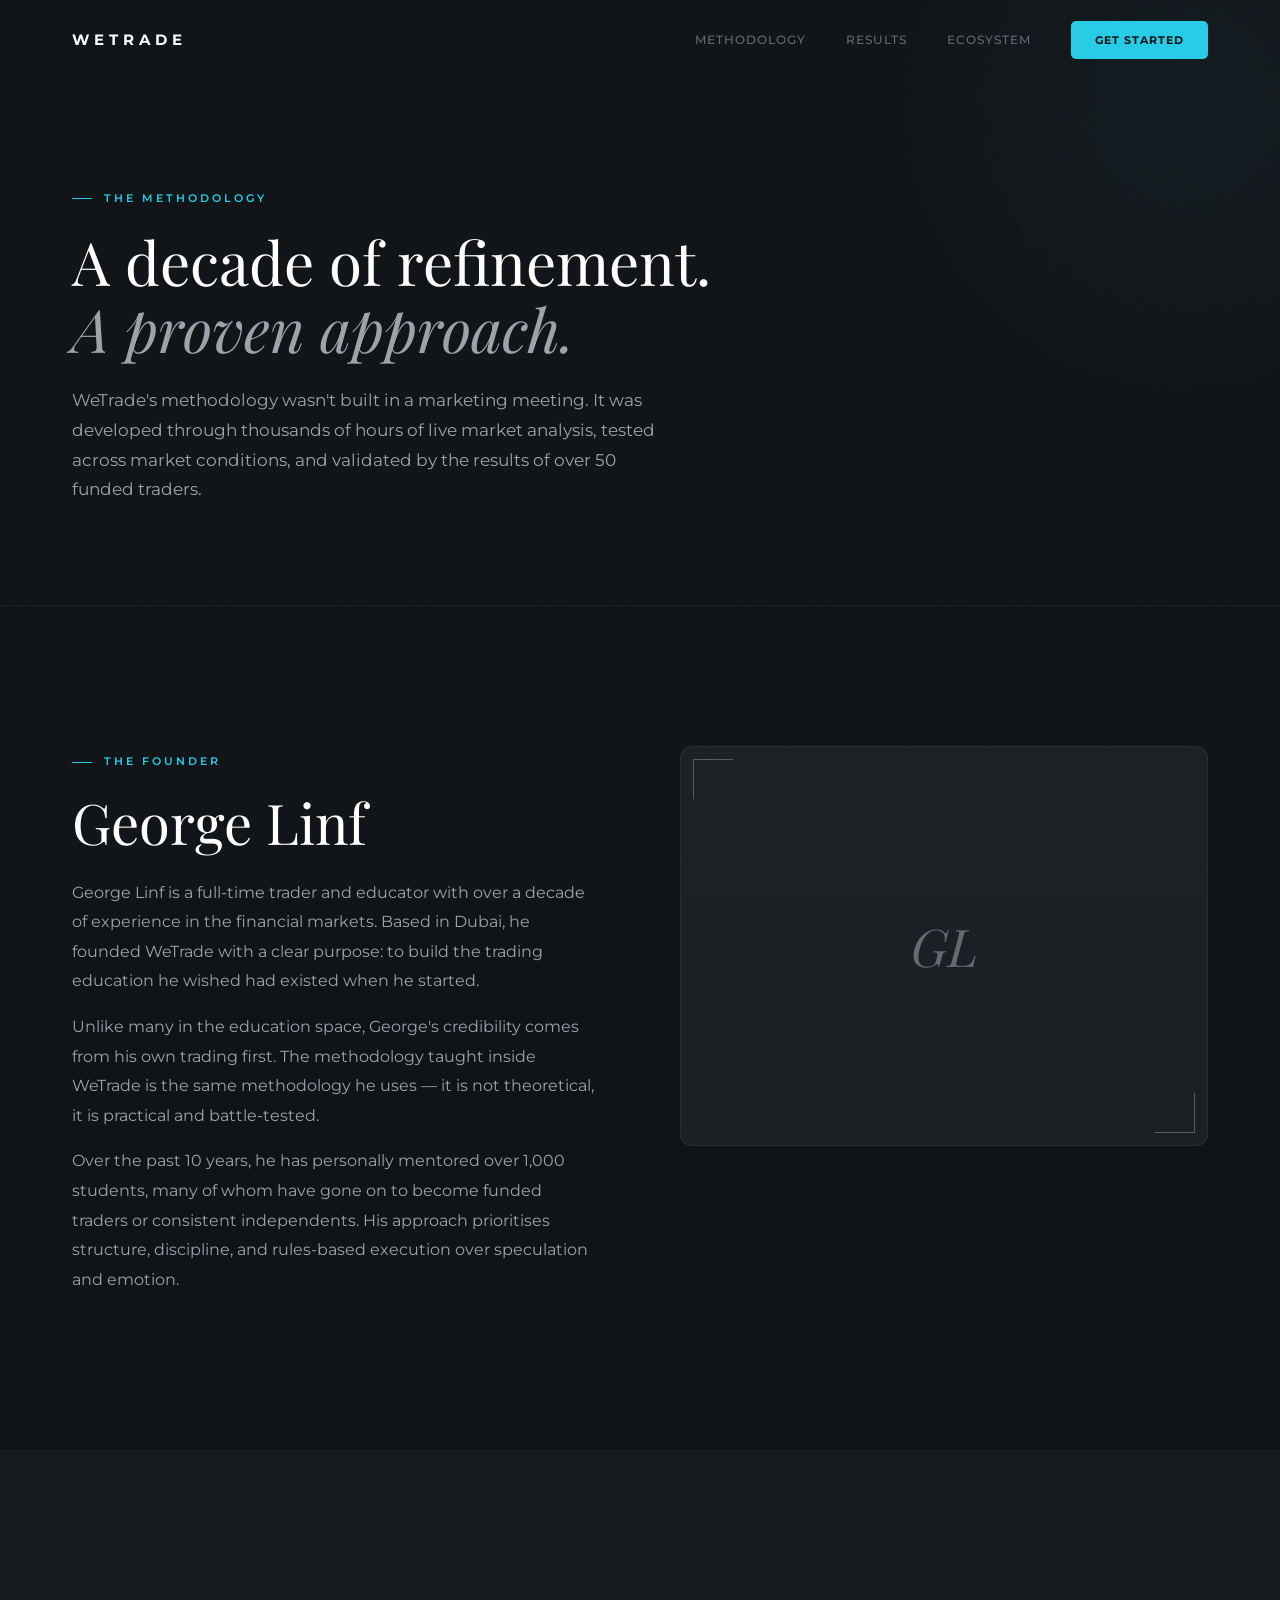
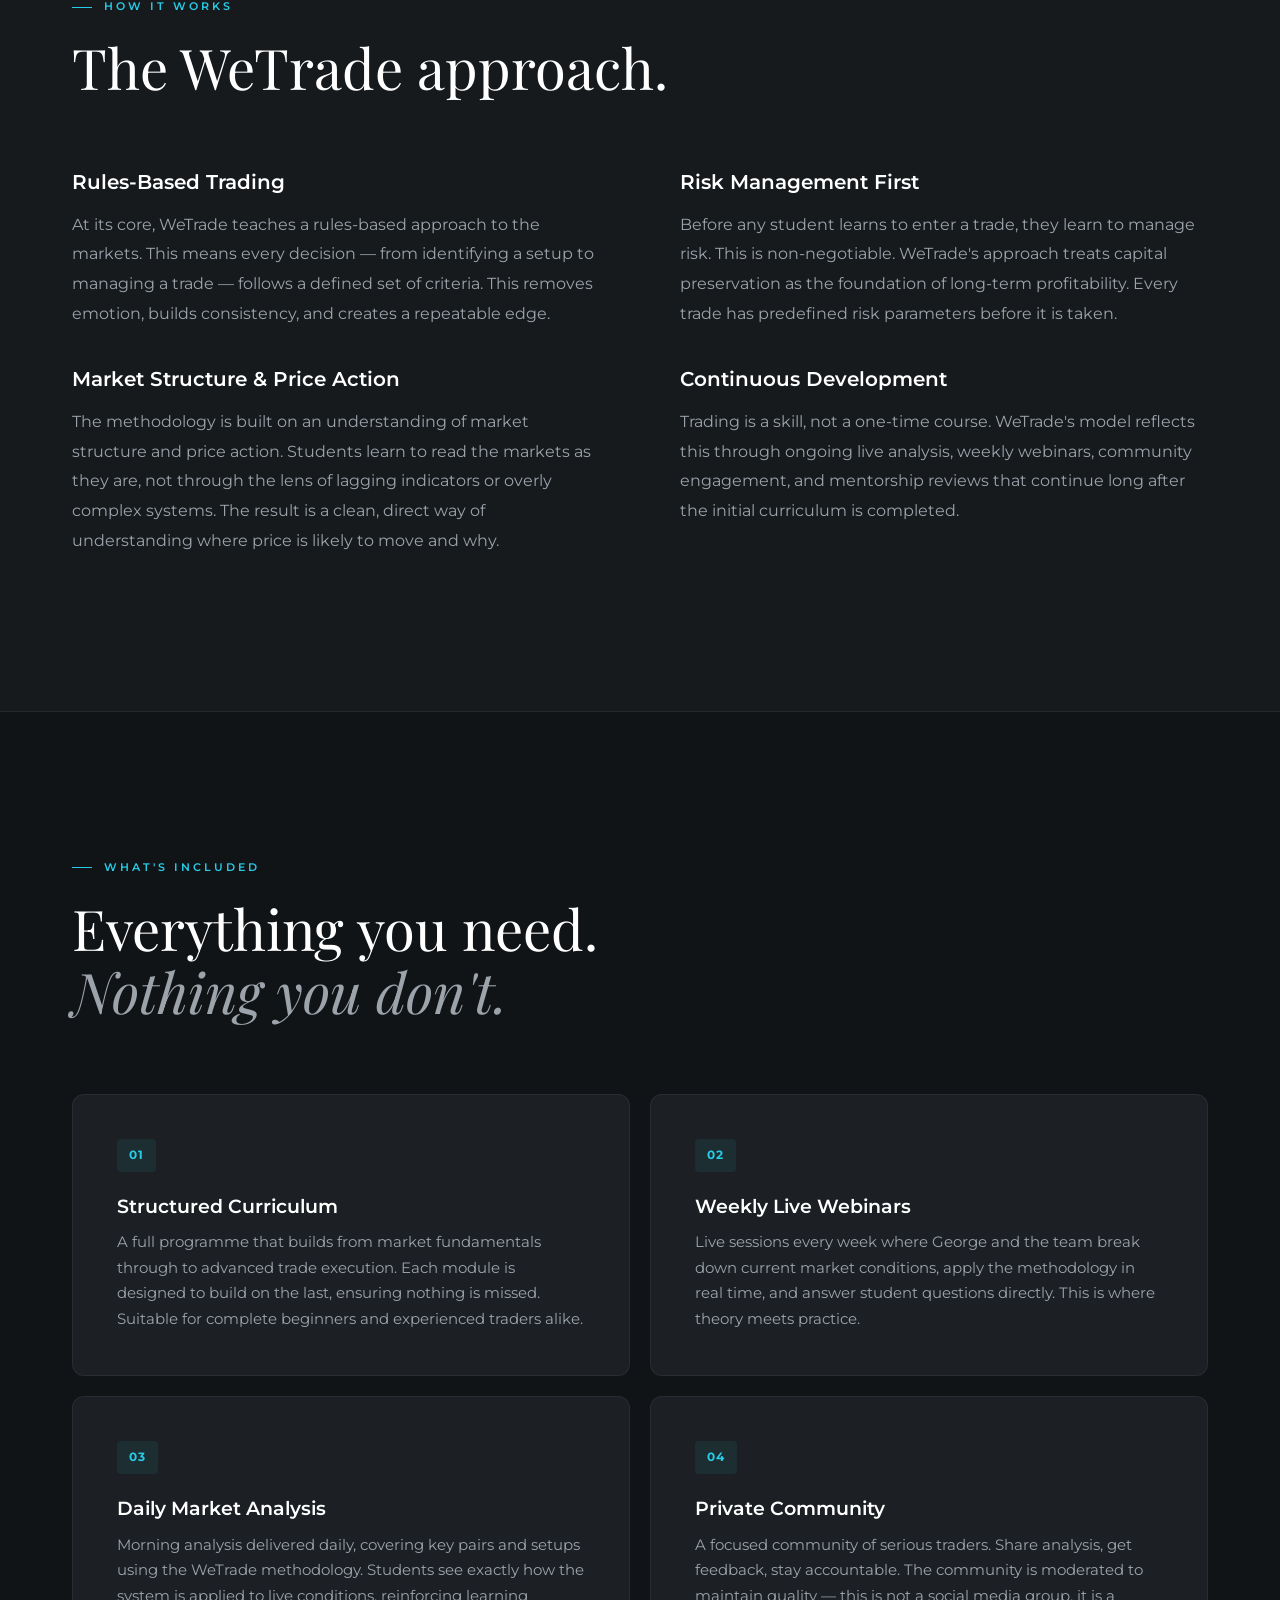
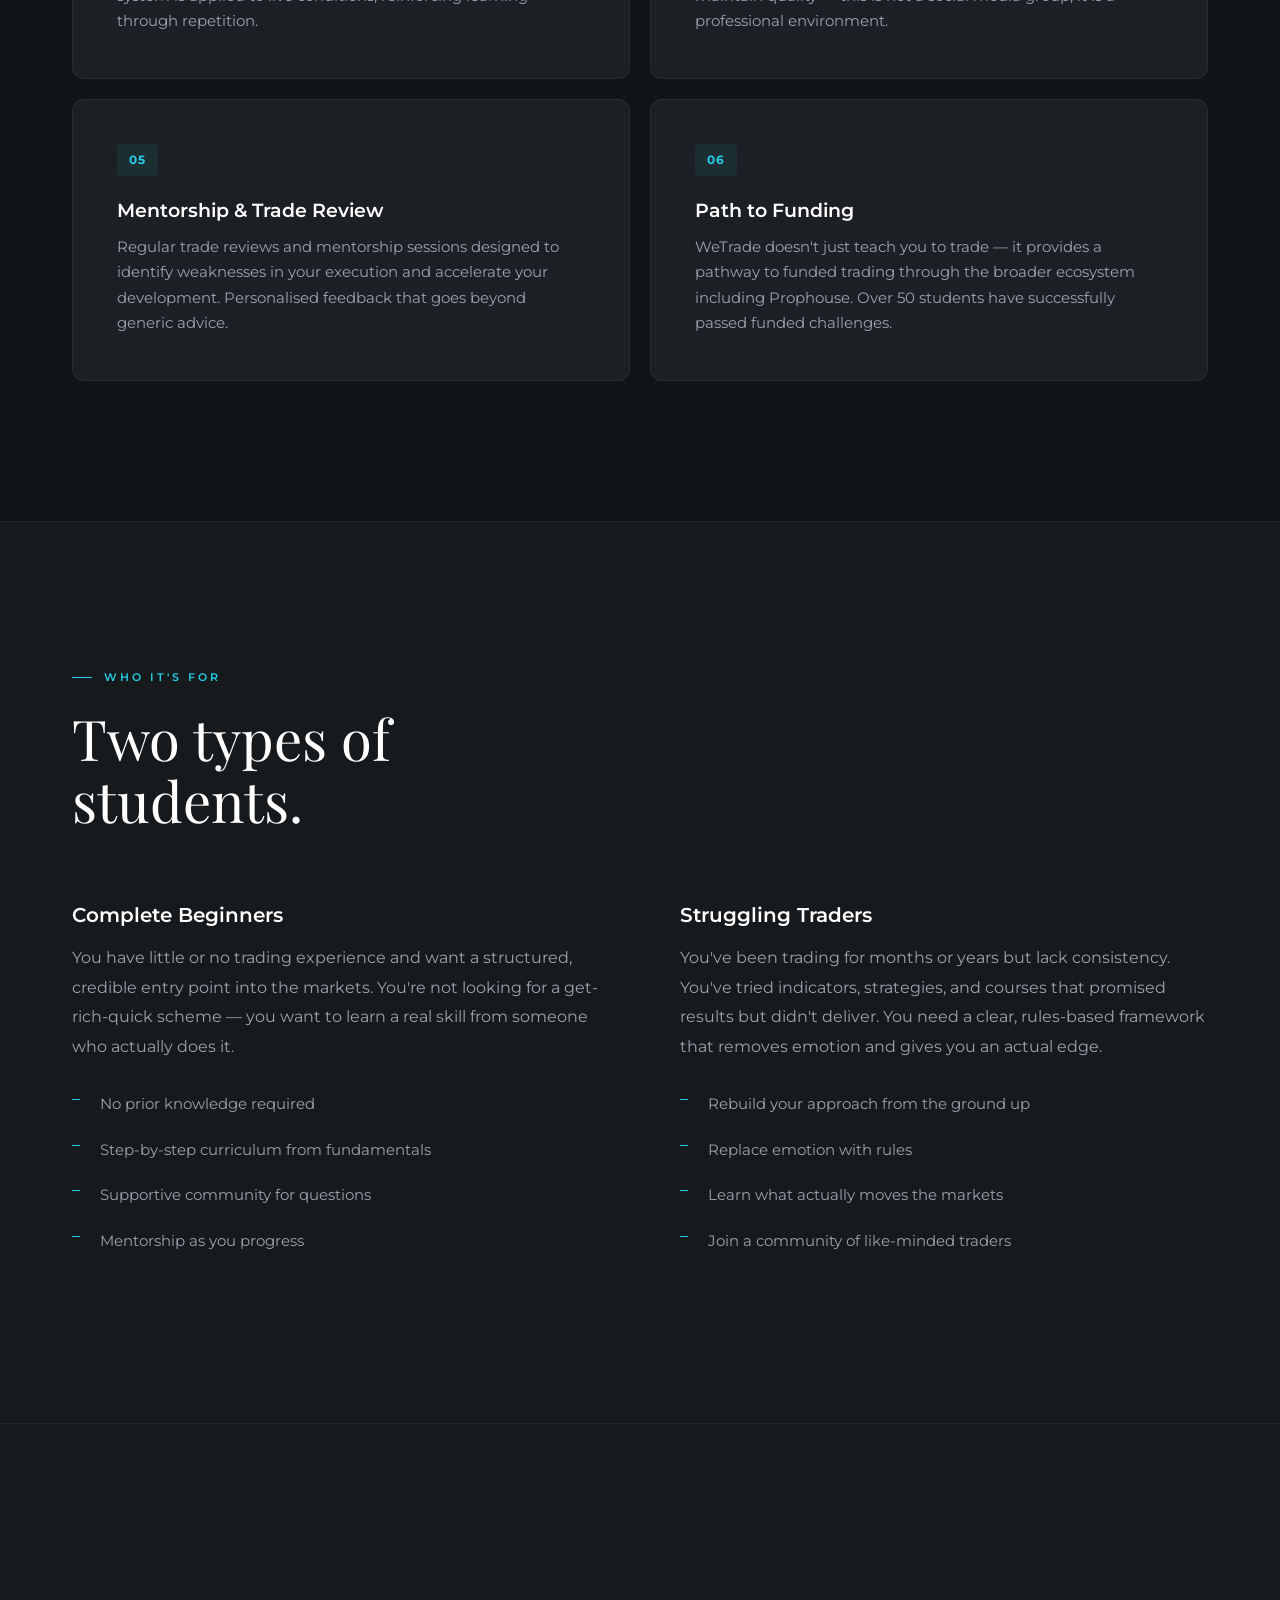
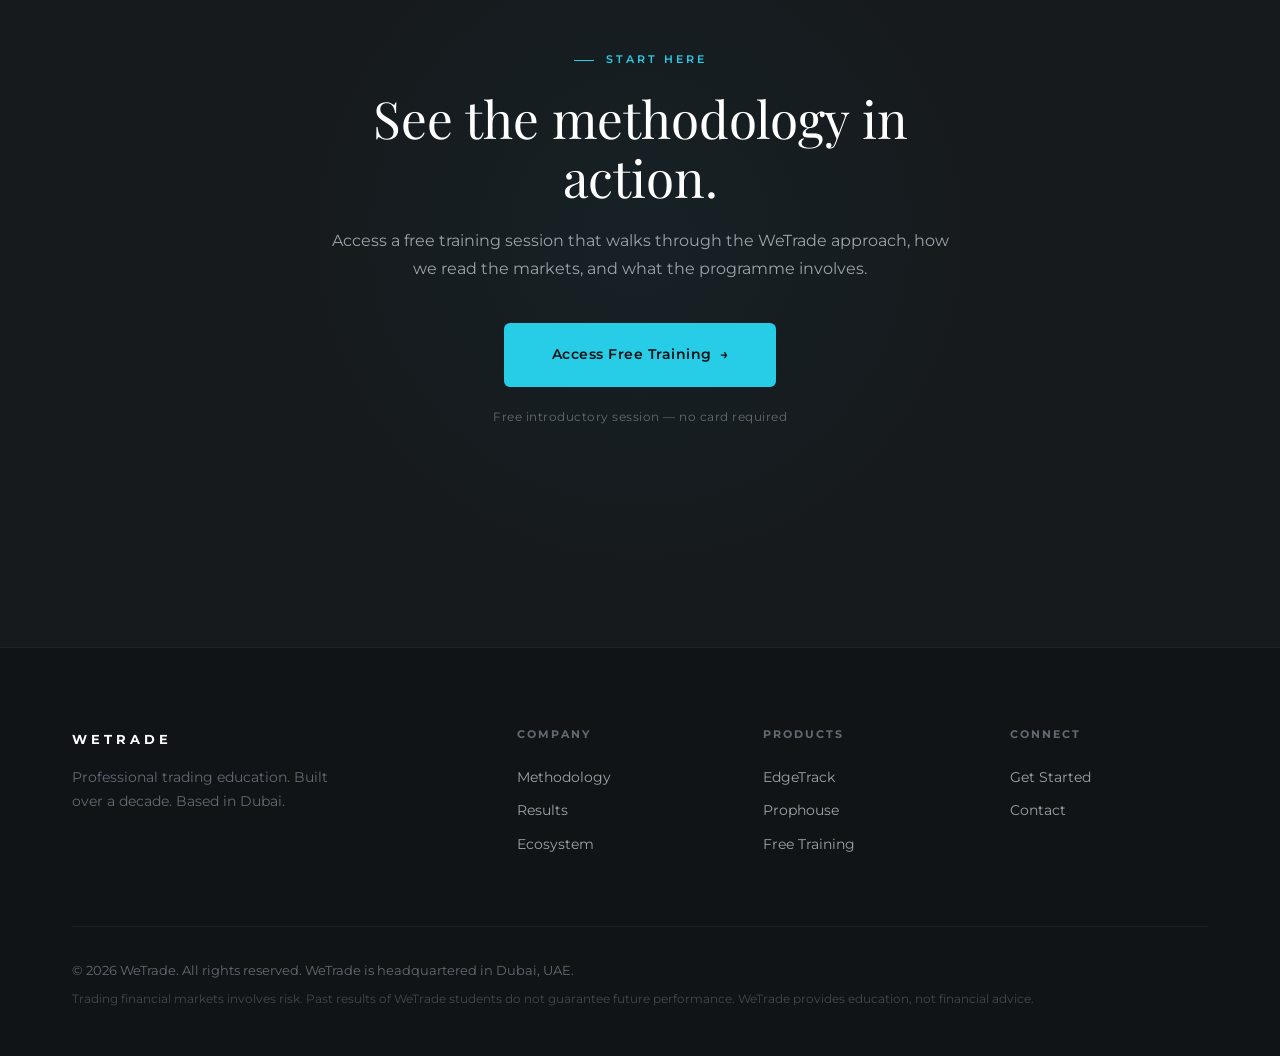
<file: about.html>
<!DOCTYPE html>
<html lang="en">
<head>
  <meta charset="UTF-8">
  <meta name="viewport" content="width=device-width, initial-scale=1.0">
  <title>Our Methodology — WeTrade</title>
  <meta name="description" content="The WeTrade methodology has been built over 10+ years and validated by 50+ funded traders. Learn how our structured, rules-based approach to the markets works.">
  <link rel="preconnect" href="https://fonts.googleapis.com">
  <link rel="preconnect" href="https://fonts.gstatic.com" crossorigin>
  <link href="https://fonts.googleapis.com/css2?family=Montserrat:wght@300;400;500;600;700&family=Playfair+Display:ital,wght@0,400;0,500;0,600;0,700;1,400;1,500&display=swap" rel="stylesheet">
  <link rel="stylesheet" href="styles.css">
</head>
<body>

  <!-- Navigation -->
  <header class="site-header" id="siteHeader">
    <div class="container header-inner">
      <a href="index.html" class="logo">
        <span class="logo-text">WETRADE</span>
      </a>
      <nav class="main-nav" id="mainNav">
        <a href="about.html" class="nav-link">Methodology</a>
        <a href="results.html" class="nav-link">Results</a>
        <a href="ecosystem.html" class="nav-link">Ecosystem</a>
        <a href="start.html" class="nav-link nav-link--cta">Get Started</a>
      </nav>
      <button class="nav-toggle" id="navToggle" aria-label="Toggle navigation">
        <span></span>
        <span></span>
        <span></span>
      </button>
    </div>
  </header>

  <!-- Page Hero -->
  <section class="page-hero">
    <div class="container">
      <p class="page-hero-label reveal">The Methodology</p>
      <h1 class="page-hero-title reveal">A decade of refinement.<br><em>A proven approach.</em></h1>
      <p class="page-hero-subtitle reveal">
        WeTrade's methodology wasn't built in a marketing meeting. It was developed through
        thousands of hours of live market analysis, tested across market conditions, and
        validated by the results of over 50 funded traders.
      </p>
    </div>
  </section>

  <!-- George / Founder -->
  <section class="content-section">
    <div class="container">
      <div class="content-grid">
        <div class="content-text reveal">
          <span class="section-label">The Founder</span>
          <h2 class="section-title">George Linf</h2>
          <p>
            George Linf is a full-time trader and educator with over a decade of experience
            in the financial markets. Based in Dubai, he founded WeTrade with a clear purpose:
            to build the trading education he wished had existed when he started.
          </p>
          <p>
            Unlike many in the education space, George's credibility comes from his own trading first.
            The methodology taught inside WeTrade is the same methodology he uses — it is not
            theoretical, it is practical and battle-tested.
          </p>
          <p>
            Over the past 10 years, he has personally mentored over 1,000 students, many of whom
            have gone on to become funded traders or consistent independents. His approach prioritises
            structure, discipline, and rules-based execution over speculation and emotion.
          </p>
        </div>
        <div class="founder-image-area reveal">
          <div class="founder-image-placeholder" style="width: 100%; height: 400px;">
            <span>GL</span>
          </div>
        </div>
      </div>
    </div>
  </section>

  <!-- The Approach -->
  <section class="content-section content-section--alt">
    <div class="container">
      <div class="section-header reveal">
        <span class="section-label">How It Works</span>
        <h2 class="section-title">The WeTrade approach.</h2>
      </div>
      <div class="content-grid">
        <div class="content-text reveal">
          <h3>Rules-Based Trading</h3>
          <p>
            At its core, WeTrade teaches a rules-based approach to the markets. This means
            every decision — from identifying a setup to managing a trade — follows a defined
            set of criteria. This removes emotion, builds consistency, and creates a repeatable edge.
          </p>
          <h3>Market Structure & Price Action</h3>
          <p>
            The methodology is built on an understanding of market structure and price action.
            Students learn to read the markets as they are, not through the lens of lagging indicators
            or overly complex systems. The result is a clean, direct way of understanding
            where price is likely to move and why.
          </p>
        </div>
        <div class="content-text reveal">
          <h3>Risk Management First</h3>
          <p>
            Before any student learns to enter a trade, they learn to manage risk. This is
            non-negotiable. WeTrade's approach treats capital preservation as the foundation
            of long-term profitability. Every trade has predefined risk parameters before it is taken.
          </p>
          <h3>Continuous Development</h3>
          <p>
            Trading is a skill, not a one-time course. WeTrade's model reflects this through
            ongoing live analysis, weekly webinars, community engagement, and mentorship reviews
            that continue long after the initial curriculum is completed.
          </p>
        </div>
      </div>
    </div>
  </section>

  <!-- What's Included -->
  <section class="content-section">
    <div class="container">
      <div class="section-header reveal">
        <span class="section-label">What's Included</span>
        <h2 class="section-title">Everything you need.<br><em>Nothing you don't.</em></h2>
      </div>
      <div class="method-grid stagger-children">
        <div class="method-card reveal">
          <span class="method-number">01</span>
          <h3 class="method-card-title">Structured Curriculum</h3>
          <p class="method-card-text">
            A full programme that builds from market fundamentals through to advanced trade
            execution. Each module is designed to build on the last, ensuring nothing is missed.
            Suitable for complete beginners and experienced traders alike.
          </p>
        </div>
        <div class="method-card reveal">
          <span class="method-number">02</span>
          <h3 class="method-card-title">Weekly Live Webinars</h3>
          <p class="method-card-text">
            Live sessions every week where George and the team break down current market conditions,
            apply the methodology in real time, and answer student questions directly.
            This is where theory meets practice.
          </p>
        </div>
        <div class="method-card reveal">
          <span class="method-number">03</span>
          <h3 class="method-card-title">Daily Market Analysis</h3>
          <p class="method-card-text">
            Morning analysis delivered daily, covering key pairs and setups using the WeTrade
            methodology. Students see exactly how the system is applied to live conditions,
            reinforcing learning through repetition.
          </p>
        </div>
        <div class="method-card reveal">
          <span class="method-number">04</span>
          <h3 class="method-card-title">Private Community</h3>
          <p class="method-card-text">
            A focused community of serious traders. Share analysis, get feedback, stay accountable.
            The community is moderated to maintain quality — this is not a social media group,
            it is a professional environment.
          </p>
        </div>
        <div class="method-card reveal">
          <span class="method-number">05</span>
          <h3 class="method-card-title">Mentorship & Trade Review</h3>
          <p class="method-card-text">
            Regular trade reviews and mentorship sessions designed to identify weaknesses
            in your execution and accelerate your development. Personalised feedback
            that goes beyond generic advice.
          </p>
        </div>
        <div class="method-card reveal">
          <span class="method-number">06</span>
          <h3 class="method-card-title">Path to Funding</h3>
          <p class="method-card-text">
            WeTrade doesn't just teach you to trade — it provides a pathway to funded trading
            through the broader ecosystem including Prophouse. Over 50 students have successfully
            passed funded challenges.
          </p>
        </div>
      </div>
    </div>
  </section>

  <!-- Who It's For -->
  <section class="content-section content-section--alt">
    <div class="container">
      <div class="content-grid">
        <div class="reveal">
          <span class="section-label">Who It's For</span>
          <h2 class="section-title">Two types of students.</h2>
        </div>
        <div></div>
      </div>
      <div class="content-grid" style="margin-top: 48px;">
        <div class="content-text reveal">
          <h3>Complete Beginners</h3>
          <p>
            You have little or no trading experience and want a structured, credible entry point
            into the markets. You're not looking for a get-rich-quick scheme — you want to learn
            a real skill from someone who actually does it.
          </p>
          <ul>
            <li>No prior knowledge required</li>
            <li>Step-by-step curriculum from fundamentals</li>
            <li>Supportive community for questions</li>
            <li>Mentorship as you progress</li>
          </ul>
        </div>
        <div class="content-text reveal">
          <h3>Struggling Traders</h3>
          <p>
            You've been trading for months or years but lack consistency. You've tried indicators,
            strategies, and courses that promised results but didn't deliver. You need a clear,
            rules-based framework that removes emotion and gives you an actual edge.
          </p>
          <ul>
            <li>Rebuild your approach from the ground up</li>
            <li>Replace emotion with rules</li>
            <li>Learn what actually moves the markets</li>
            <li>Join a community of like-minded traders</li>
          </ul>
        </div>
      </div>
    </div>
  </section>

  <!-- CTA -->
  <section class="section cta-section">
    <div class="container">
      <div class="cta-block reveal reveal--scale">
        <span class="section-label">Start Here</span>
        <h2 class="cta-title">See the methodology in action.</h2>
        <p class="cta-text">
          Access a free training session that walks through the WeTrade approach,
          how we read the markets, and what the programme involves.
        </p>
        <a href="start.html" class="btn btn--primary btn--large">Access Free Training <span class="btn-arrow">&rarr;</span></a>
        <p class="cta-note">Free introductory session — no card required</p>
      </div>
    </div>
  </section>

  <!-- Footer -->
  <footer class="site-footer">
    <div class="container">
      <div class="footer-grid">
        <div class="footer-brand">
          <span class="logo logo--footer"><span class="logo-text">WETRADE</span></span>
          <p class="footer-tagline">Professional trading education. Built over a decade. Based in Dubai.</p>
        </div>
        <div class="footer-links-group">
          <h4 class="footer-heading">Company</h4>
          <a href="about.html" class="footer-link">Methodology</a>
          <a href="results.html" class="footer-link">Results</a>
          <a href="ecosystem.html" class="footer-link">Ecosystem</a>
        </div>
        <div class="footer-links-group">
          <h4 class="footer-heading">Products</h4>
          <a href="ecosystem.html#edgetrack" class="footer-link">EdgeTrack</a>
          <a href="ecosystem.html#prophouse" class="footer-link">Prophouse</a>
          <a href="start.html" class="footer-link">Free Training</a>
        </div>
        <div class="footer-links-group">
          <h4 class="footer-heading">Connect</h4>
          <a href="start.html" class="footer-link">Get Started</a>
          <a href="#" class="footer-link">Contact</a>
        </div>
      </div>
      <div class="footer-bottom">
        <p class="footer-legal">&copy; 2026 WeTrade. All rights reserved. WeTrade is headquartered in Dubai, UAE.</p>
        <p class="footer-disclaimer">Trading financial markets involves risk. Past results of WeTrade students do not guarantee future performance. WeTrade provides education, not financial advice.</p>
      </div>
    </div>
  </footer>

  <script src="main.js"></script>
</body>
</html>
</file>
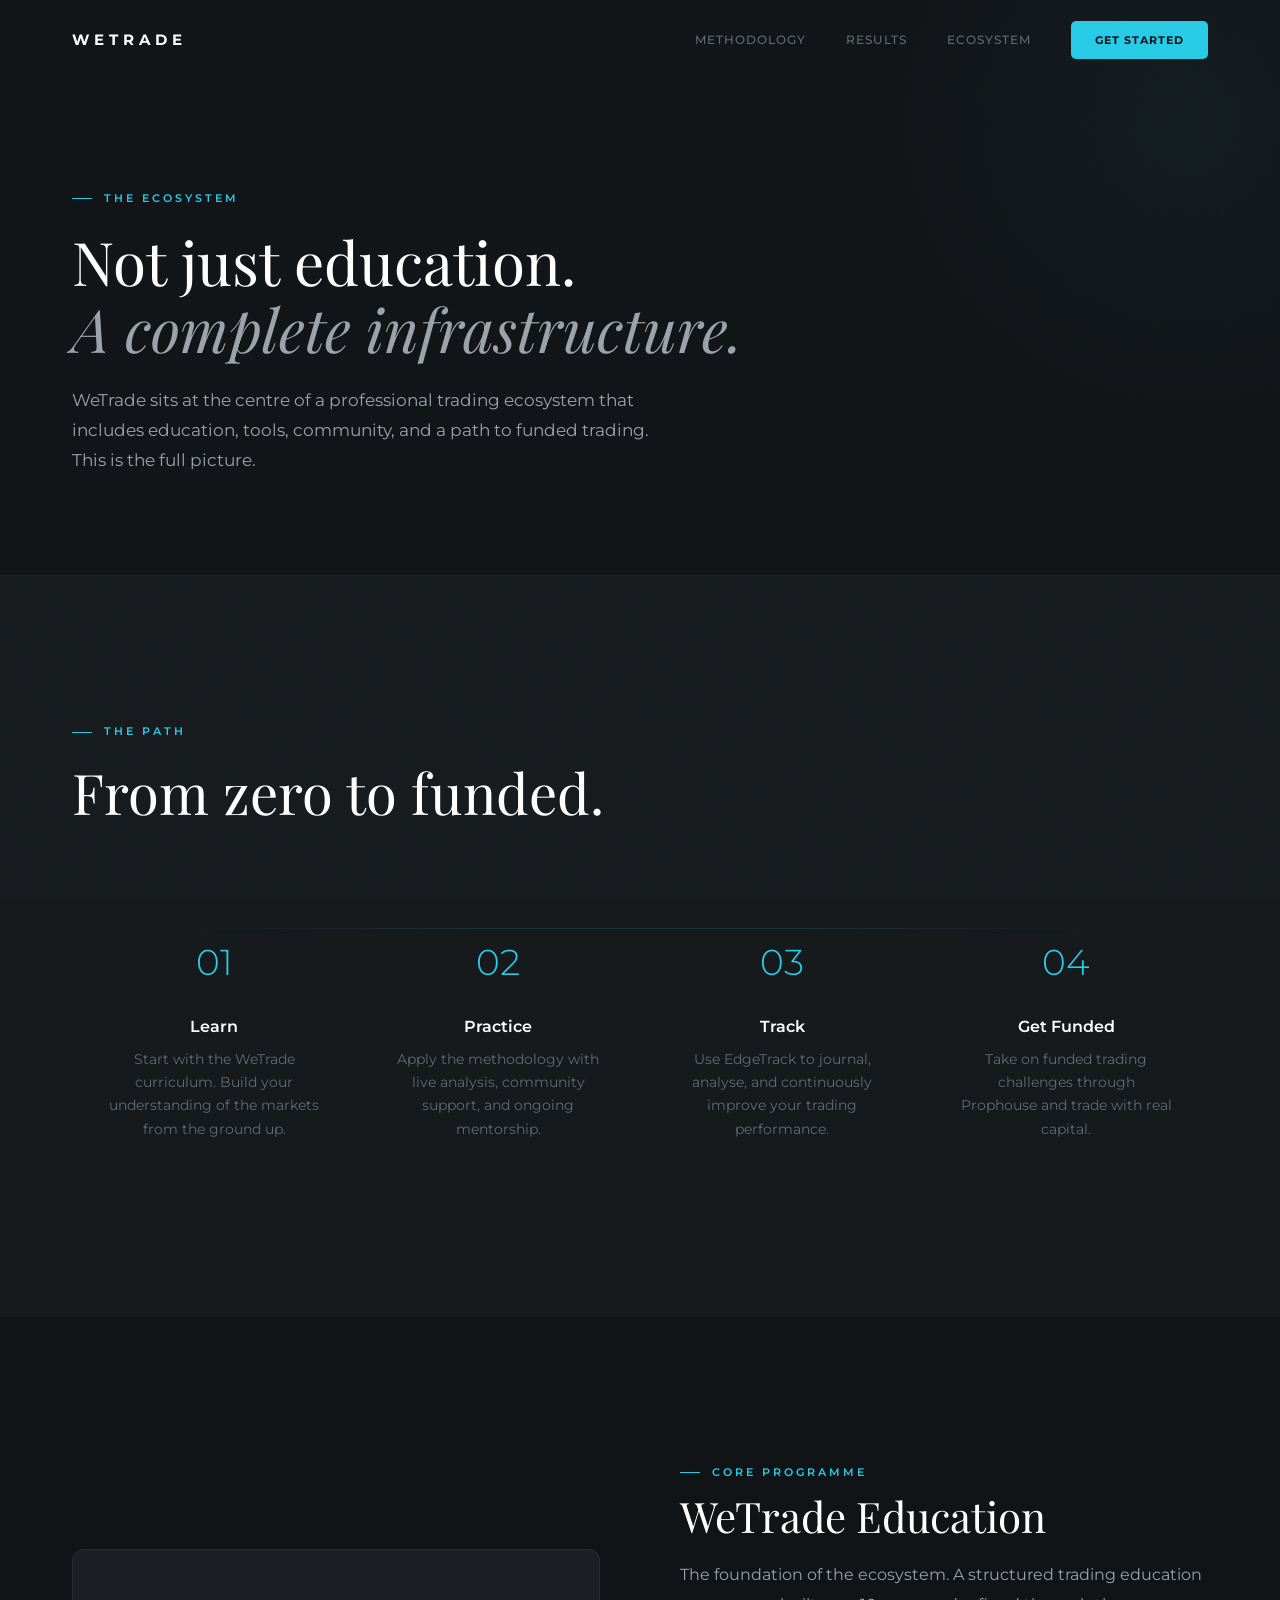
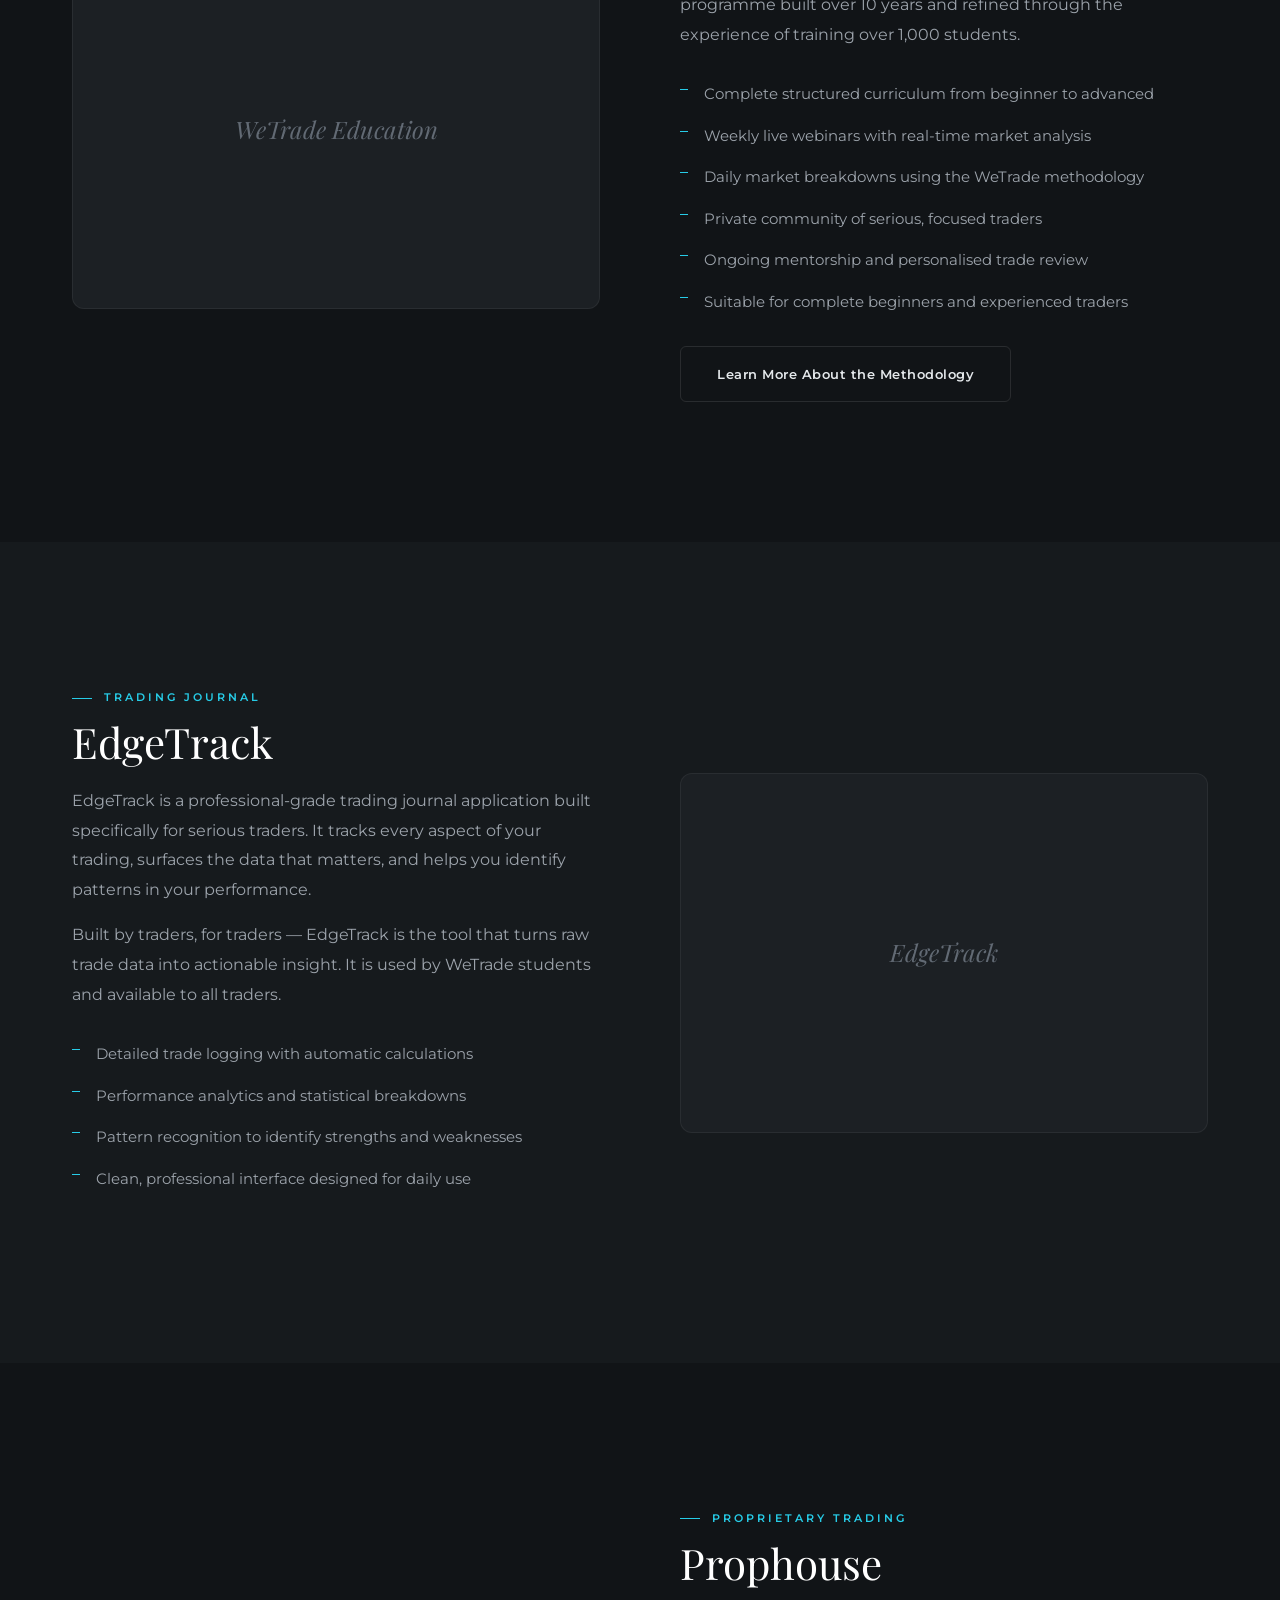
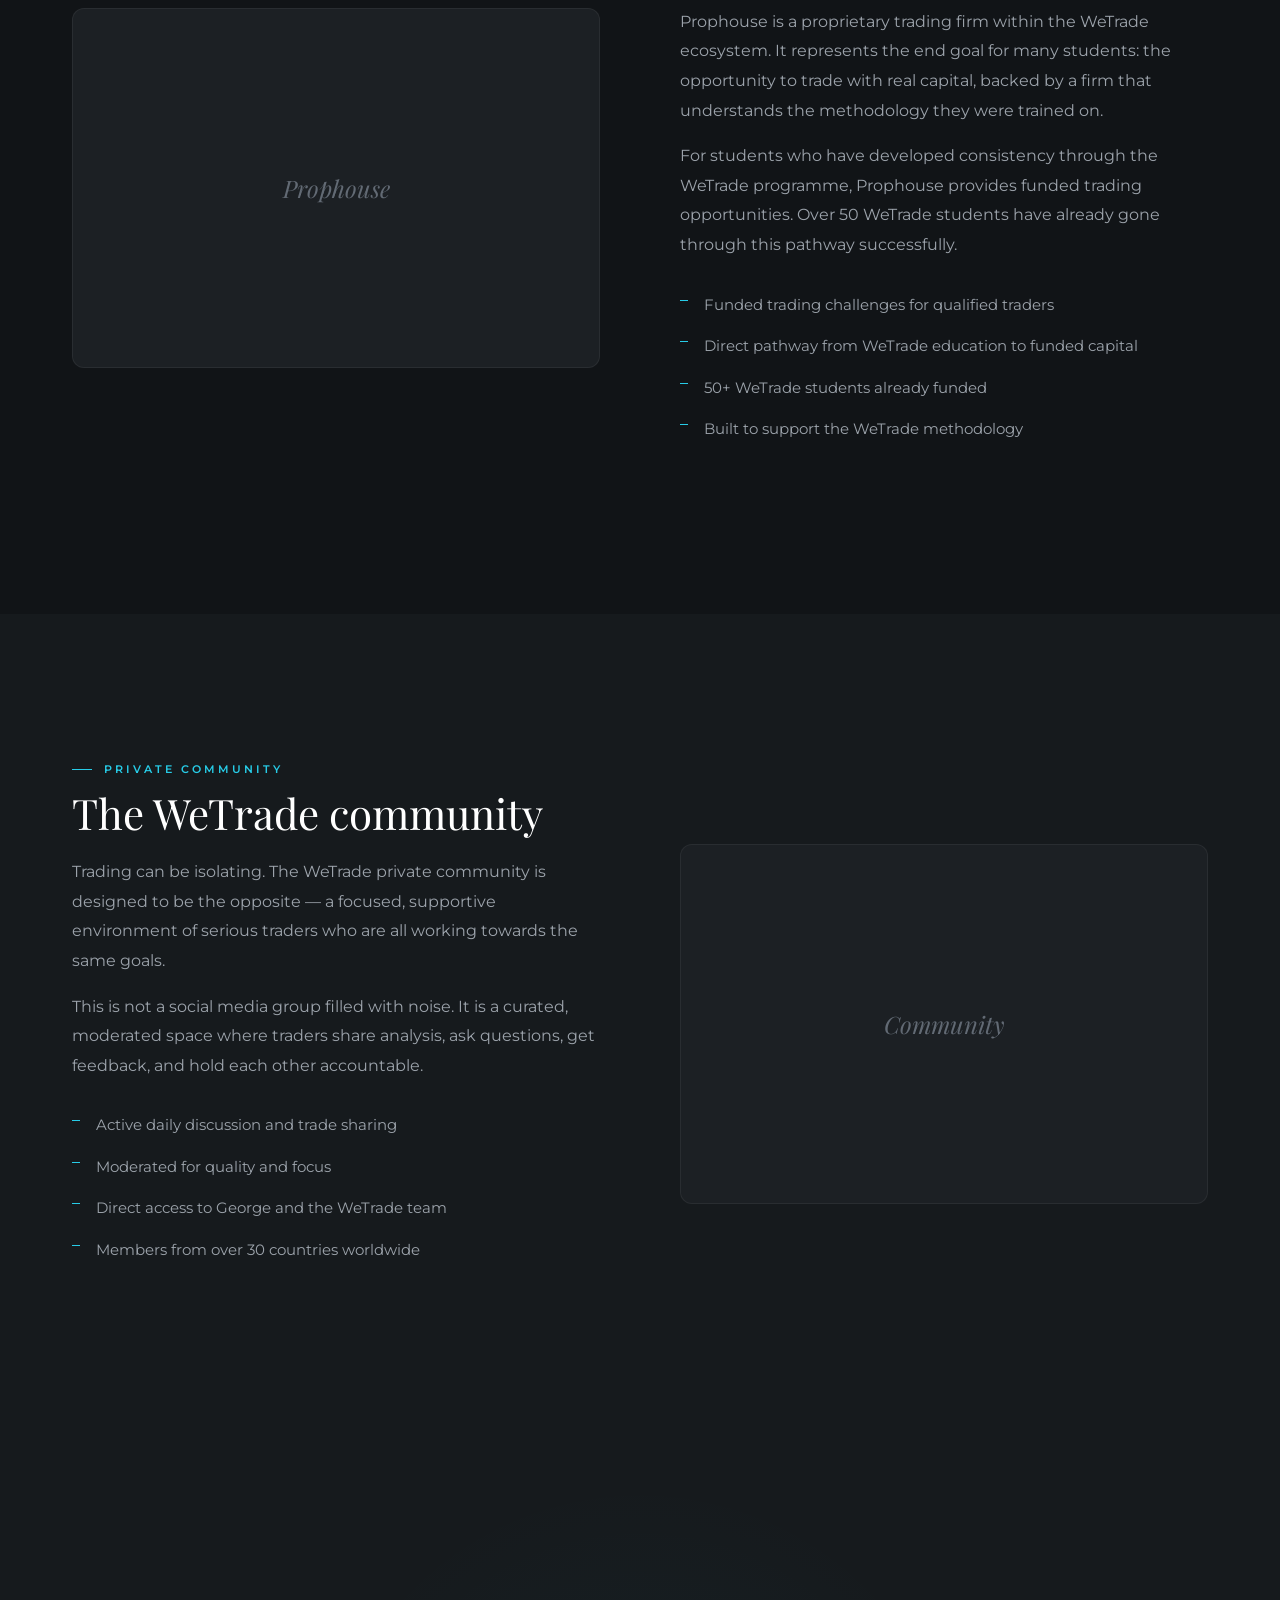
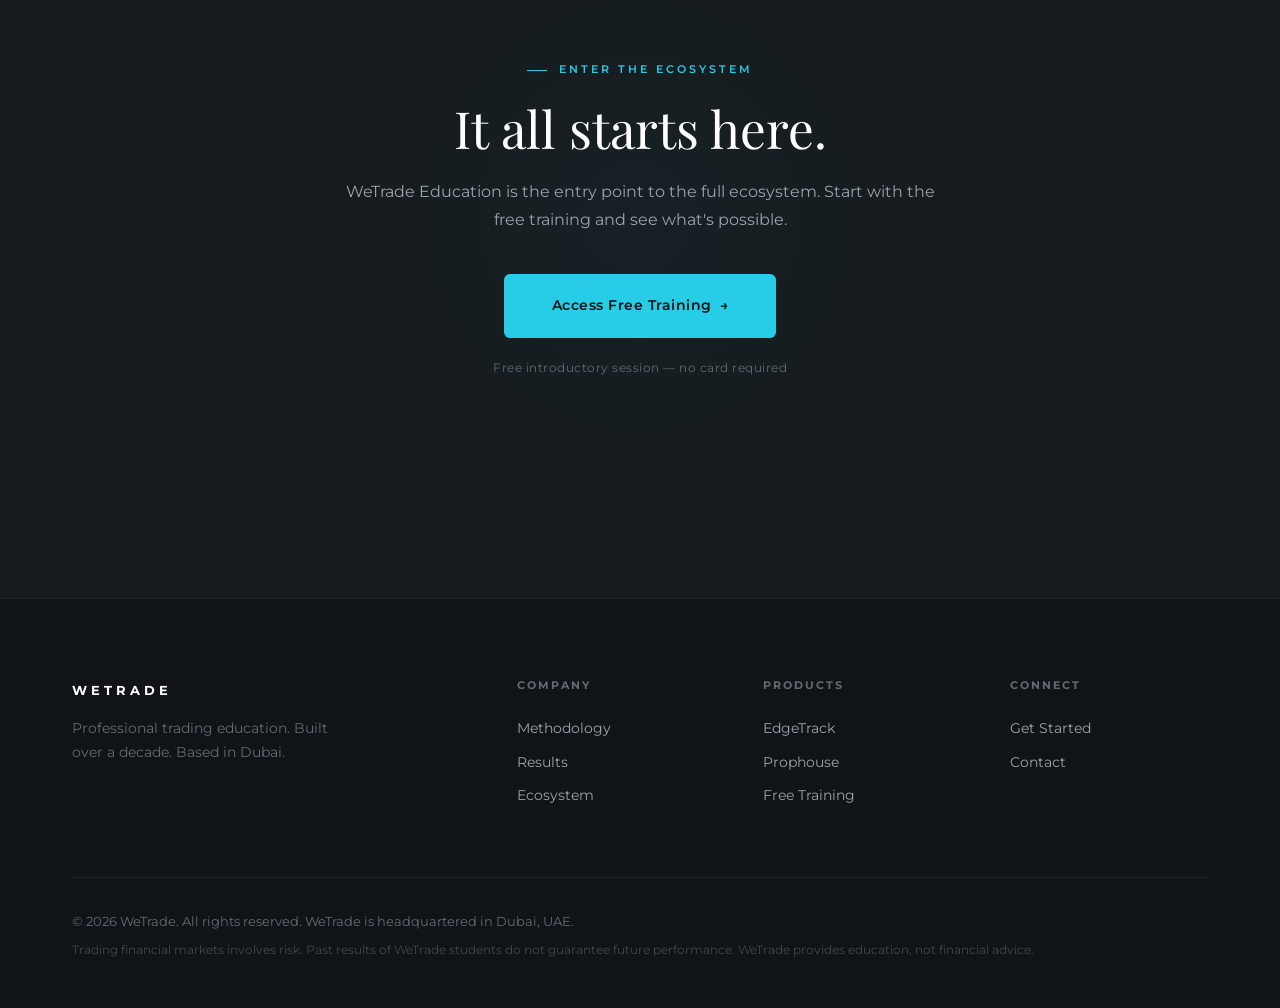
<file: ecosystem.html>
<!DOCTYPE html>
<html lang="en">
<head>
  <meta charset="UTF-8">
  <meta name="viewport" content="width=device-width, initial-scale=1.0">
  <title>The Ecosystem — WeTrade</title>
  <meta name="description" content="WeTrade is the entry point into a professional trading ecosystem. Education, EdgeTrack journal, Prophouse prop firm, and a private community.">
  <link rel="preconnect" href="https://fonts.googleapis.com">
  <link rel="preconnect" href="https://fonts.gstatic.com" crossorigin>
  <link href="https://fonts.googleapis.com/css2?family=Montserrat:wght@300;400;500;600;700&family=Playfair+Display:ital,wght@0,400;0,500;0,600;0,700;1,400;1,500&display=swap" rel="stylesheet">
  <link rel="stylesheet" href="styles.css">
</head>
<body>

  <!-- Navigation -->
  <header class="site-header" id="siteHeader">
    <div class="container header-inner">
      <a href="index.html" class="logo">
        <span class="logo-text">WETRADE</span>
      </a>
      <nav class="main-nav" id="mainNav">
        <a href="about.html" class="nav-link">Methodology</a>
        <a href="results.html" class="nav-link">Results</a>
        <a href="ecosystem.html" class="nav-link">Ecosystem</a>
        <a href="start.html" class="nav-link nav-link--cta">Get Started</a>
      </nav>
      <button class="nav-toggle" id="navToggle" aria-label="Toggle navigation">
        <span></span>
        <span></span>
        <span></span>
      </button>
    </div>
  </header>

  <!-- Page Hero -->
  <section class="page-hero">
    <div class="container">
      <p class="page-hero-label reveal">The Ecosystem</p>
      <h1 class="page-hero-title reveal">Not just education.<br><em>A complete infrastructure.</em></h1>
      <p class="page-hero-subtitle reveal">
        WeTrade sits at the centre of a professional trading ecosystem that includes
        education, tools, community, and a path to funded trading. This is the full picture.
      </p>
    </div>
  </section>

  <!-- Journey -->
  <section class="journey-section section--dark">
    <div class="container">
      <div class="section-header reveal">
        <span class="section-label">The Path</span>
        <h2 class="section-title">From zero to funded.</h2>
      </div>
      <div class="journey-steps stagger-children">
        <div class="journey-step reveal">
          <div class="journey-step-number">01</div>
          <div class="journey-step-title">Learn</div>
          <div class="journey-step-text">Start with the WeTrade curriculum. Build your understanding of the markets from the ground up.</div>
        </div>
        <div class="journey-step reveal">
          <div class="journey-step-number">02</div>
          <div class="journey-step-title">Practice</div>
          <div class="journey-step-text">Apply the methodology with live analysis, community support, and ongoing mentorship.</div>
        </div>
        <div class="journey-step reveal">
          <div class="journey-step-number">03</div>
          <div class="journey-step-title">Track</div>
          <div class="journey-step-text">Use EdgeTrack to journal, analyse, and continuously improve your trading performance.</div>
        </div>
        <div class="journey-step reveal">
          <div class="journey-step-number">04</div>
          <div class="journey-step-title">Get Funded</div>
          <div class="journey-step-text">Take on funded trading challenges through Prophouse and trade with real capital.</div>
        </div>
      </div>
    </div>
  </section>

  <!-- WeTrade Education Detail -->
  <section id="education">
    <div class="container">
      <div class="eco-detail">
        <div class="eco-detail-visual reveal">WeTrade Education</div>
        <div class="eco-detail-content reveal">
          <span class="section-label">Core Programme</span>
          <h2 class="section-title">WeTrade Education</h2>
          <p class="eco-detail-text">
            The foundation of the ecosystem. A structured trading education programme
            built over 10 years and refined through the experience of training over 1,000 students.
          </p>
          <ul class="eco-feature-list">
            <li>Complete structured curriculum from beginner to advanced</li>
            <li>Weekly live webinars with real-time market analysis</li>
            <li>Daily market breakdowns using the WeTrade methodology</li>
            <li>Private community of serious, focused traders</li>
            <li>Ongoing mentorship and personalised trade review</li>
            <li>Suitable for complete beginners and experienced traders</li>
          </ul>
          <a href="about.html" class="btn btn--secondary">Learn More About the Methodology</a>
        </div>
      </div>
    </div>
  </section>

  <!-- EdgeTrack Detail -->
  <section id="edgetrack" class="section--dark">
    <div class="container">
      <div class="eco-detail eco-detail--reverse">
        <div class="eco-detail-visual reveal">EdgeTrack</div>
        <div class="eco-detail-content reveal">
          <span class="section-label">Trading Journal</span>
          <h2 class="section-title">EdgeTrack</h2>
          <p class="eco-detail-text">
            EdgeTrack is a professional-grade trading journal application built specifically
            for serious traders. It tracks every aspect of your trading, surfaces the data
            that matters, and helps you identify patterns in your performance.
          </p>
          <p class="eco-detail-text">
            Built by traders, for traders — EdgeTrack is the tool that turns raw trade data
            into actionable insight. It is used by WeTrade students and available to all traders.
          </p>
          <ul class="eco-feature-list">
            <li>Detailed trade logging with automatic calculations</li>
            <li>Performance analytics and statistical breakdowns</li>
            <li>Pattern recognition to identify strengths and weaknesses</li>
            <li>Clean, professional interface designed for daily use</li>
          </ul>
        </div>
      </div>
    </div>
  </section>

  <!-- Prophouse Detail -->
  <section id="prophouse">
    <div class="container">
      <div class="eco-detail">
        <div class="eco-detail-visual reveal">Prophouse</div>
        <div class="eco-detail-content reveal">
          <span class="section-label">Proprietary Trading</span>
          <h2 class="section-title">Prophouse</h2>
          <p class="eco-detail-text">
            Prophouse is a proprietary trading firm within the WeTrade ecosystem. It represents
            the end goal for many students: the opportunity to trade with real capital,
            backed by a firm that understands the methodology they were trained on.
          </p>
          <p class="eco-detail-text">
            For students who have developed consistency through the WeTrade programme,
            Prophouse provides funded trading opportunities. Over 50 WeTrade students
            have already gone through this pathway successfully.
          </p>
          <ul class="eco-feature-list">
            <li>Funded trading challenges for qualified traders</li>
            <li>Direct pathway from WeTrade education to funded capital</li>
            <li>50+ WeTrade students already funded</li>
            <li>Built to support the WeTrade methodology</li>
          </ul>
        </div>
      </div>
    </div>
  </section>

  <!-- Community -->
  <section id="community" class="section--dark">
    <div class="container">
      <div class="eco-detail eco-detail--reverse">
        <div class="eco-detail-visual reveal">Community</div>
        <div class="eco-detail-content reveal">
          <span class="section-label">Private Community</span>
          <h2 class="section-title">The WeTrade community</h2>
          <p class="eco-detail-text">
            Trading can be isolating. The WeTrade private community is designed to be the opposite —
            a focused, supportive environment of serious traders who are all working towards the same goals.
          </p>
          <p class="eco-detail-text">
            This is not a social media group filled with noise. It is a curated, moderated space
            where traders share analysis, ask questions, get feedback, and hold each other accountable.
          </p>
          <ul class="eco-feature-list">
            <li>Active daily discussion and trade sharing</li>
            <li>Moderated for quality and focus</li>
            <li>Direct access to George and the WeTrade team</li>
            <li>Members from over 30 countries worldwide</li>
          </ul>
        </div>
      </div>
    </div>
  </section>

  <!-- CTA -->
  <section class="section cta-section">
    <div class="container">
      <div class="cta-block reveal reveal--scale">
        <span class="section-label">Enter the Ecosystem</span>
        <h2 class="cta-title">It all starts here.</h2>
        <p class="cta-text">
          WeTrade Education is the entry point to the full ecosystem.
          Start with the free training and see what's possible.
        </p>
        <a href="start.html" class="btn btn--primary btn--large">Access Free Training <span class="btn-arrow">&rarr;</span></a>
        <p class="cta-note">Free introductory session — no card required</p>
      </div>
    </div>
  </section>

  <!-- Footer -->
  <footer class="site-footer">
    <div class="container">
      <div class="footer-grid">
        <div class="footer-brand">
          <span class="logo logo--footer"><span class="logo-text">WETRADE</span></span>
          <p class="footer-tagline">Professional trading education. Built over a decade. Based in Dubai.</p>
        </div>
        <div class="footer-links-group">
          <h4 class="footer-heading">Company</h4>
          <a href="about.html" class="footer-link">Methodology</a>
          <a href="results.html" class="footer-link">Results</a>
          <a href="ecosystem.html" class="footer-link">Ecosystem</a>
        </div>
        <div class="footer-links-group">
          <h4 class="footer-heading">Products</h4>
          <a href="ecosystem.html#edgetrack" class="footer-link">EdgeTrack</a>
          <a href="ecosystem.html#prophouse" class="footer-link">Prophouse</a>
          <a href="start.html" class="footer-link">Free Training</a>
        </div>
        <div class="footer-links-group">
          <h4 class="footer-heading">Connect</h4>
          <a href="start.html" class="footer-link">Get Started</a>
          <a href="#" class="footer-link">Contact</a>
        </div>
      </div>
      <div class="footer-bottom">
        <p class="footer-legal">&copy; 2026 WeTrade. All rights reserved. WeTrade is headquartered in Dubai, UAE.</p>
        <p class="footer-disclaimer">Trading financial markets involves risk. Past results of WeTrade students do not guarantee future performance. WeTrade provides education, not financial advice.</p>
      </div>
    </div>
  </footer>

  <script src="main.js"></script>
</body>
</html>
</file>
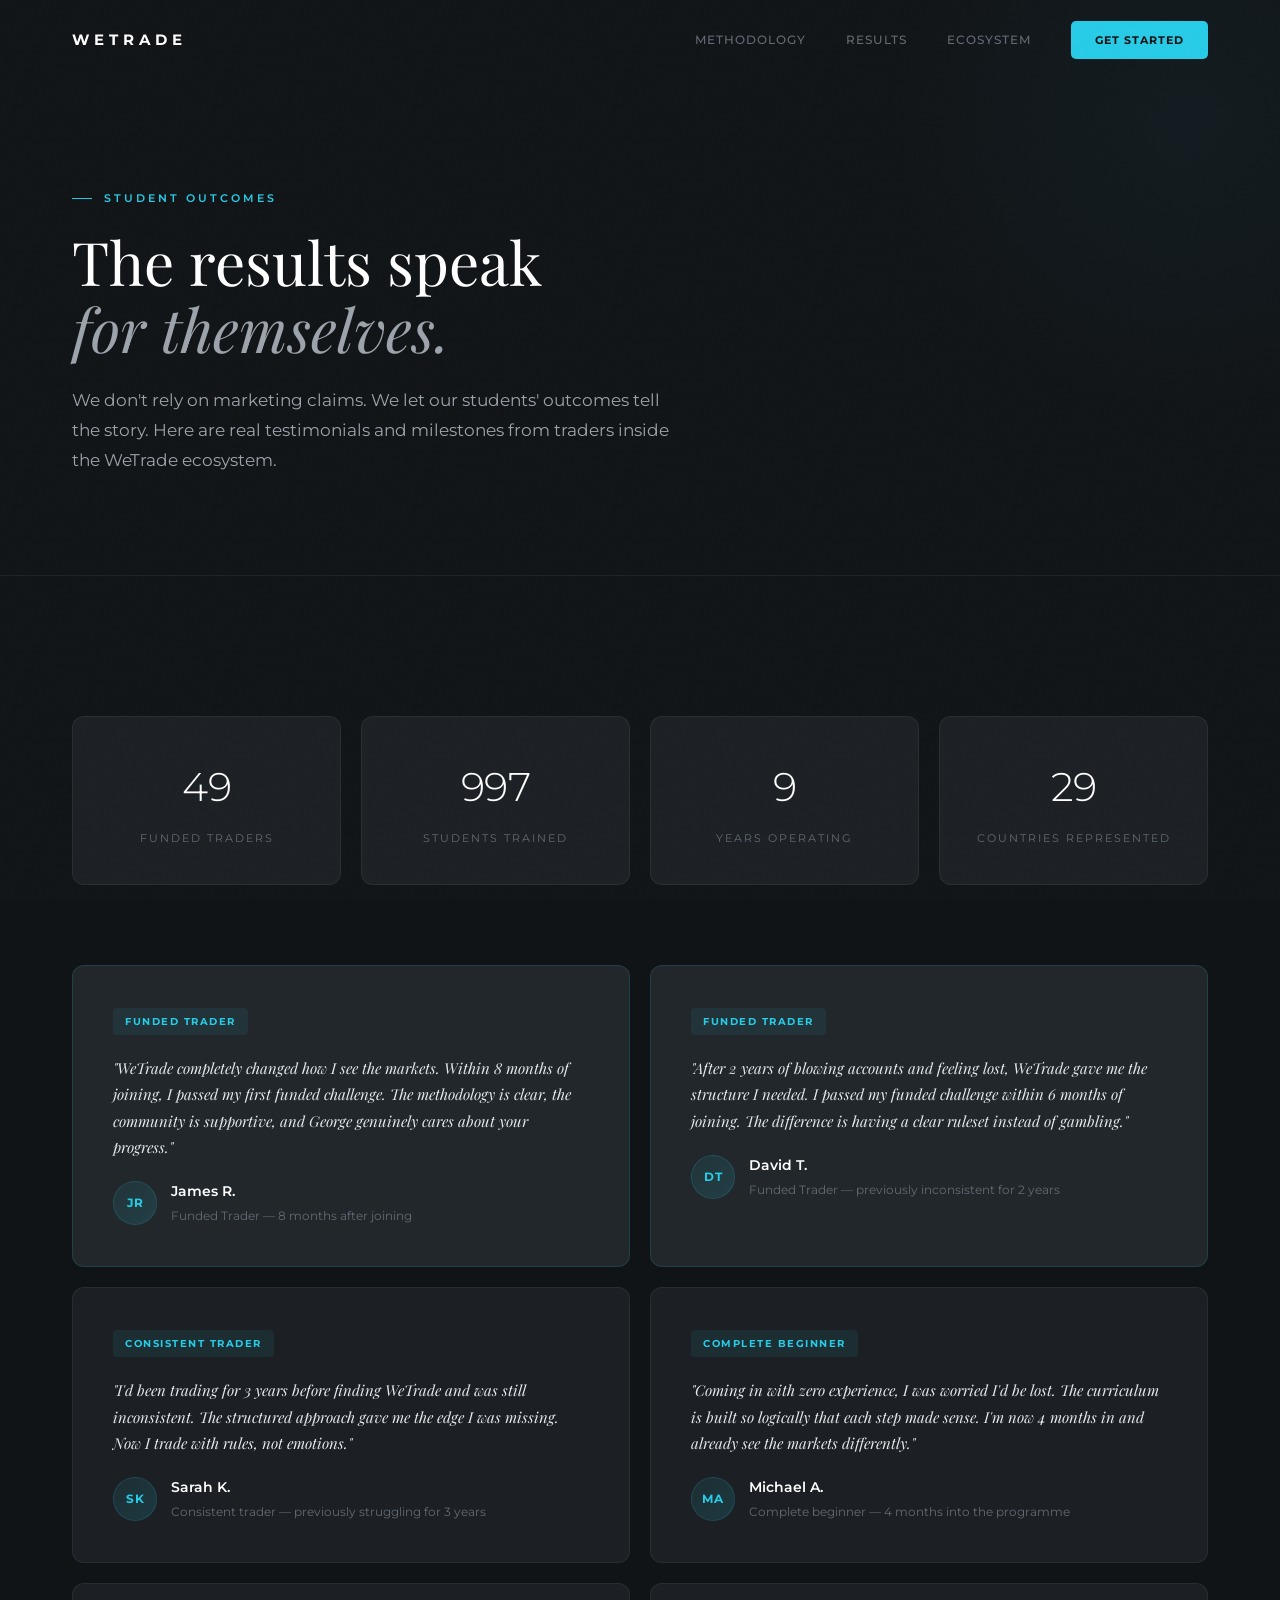
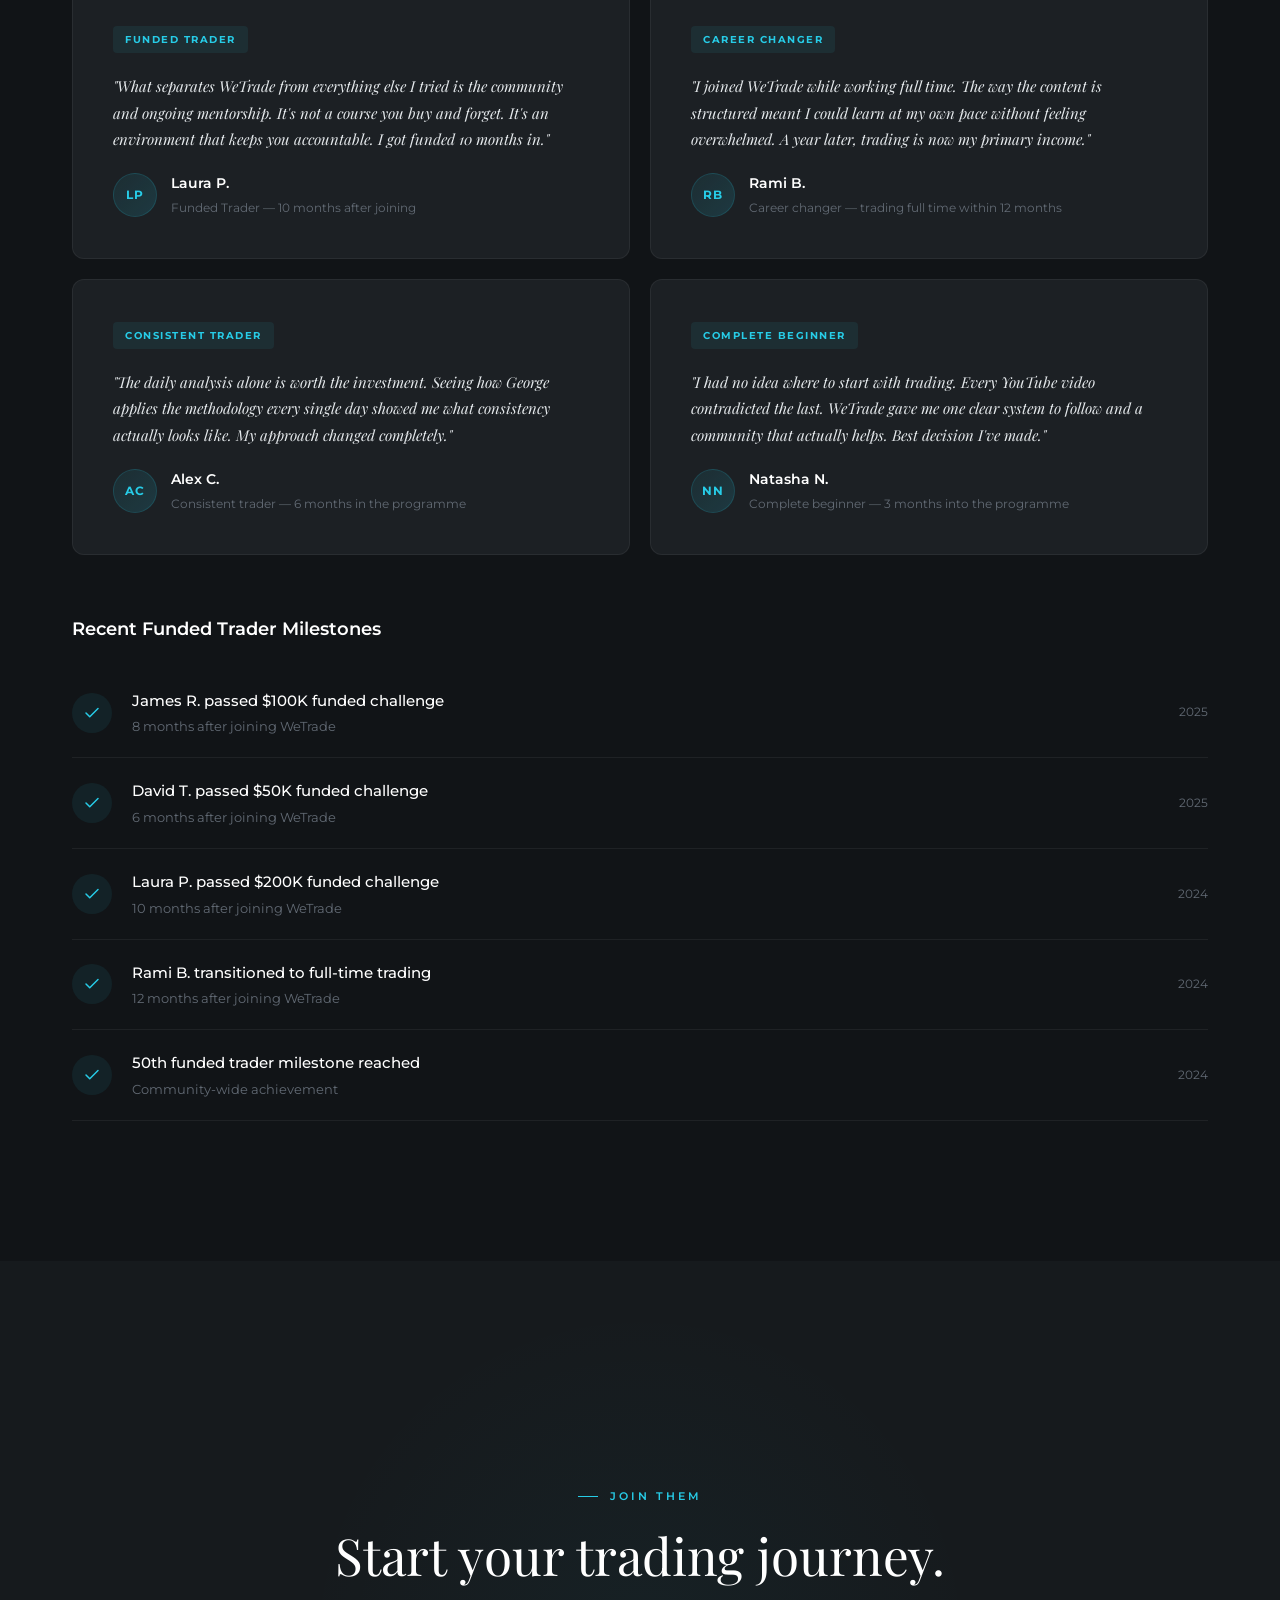
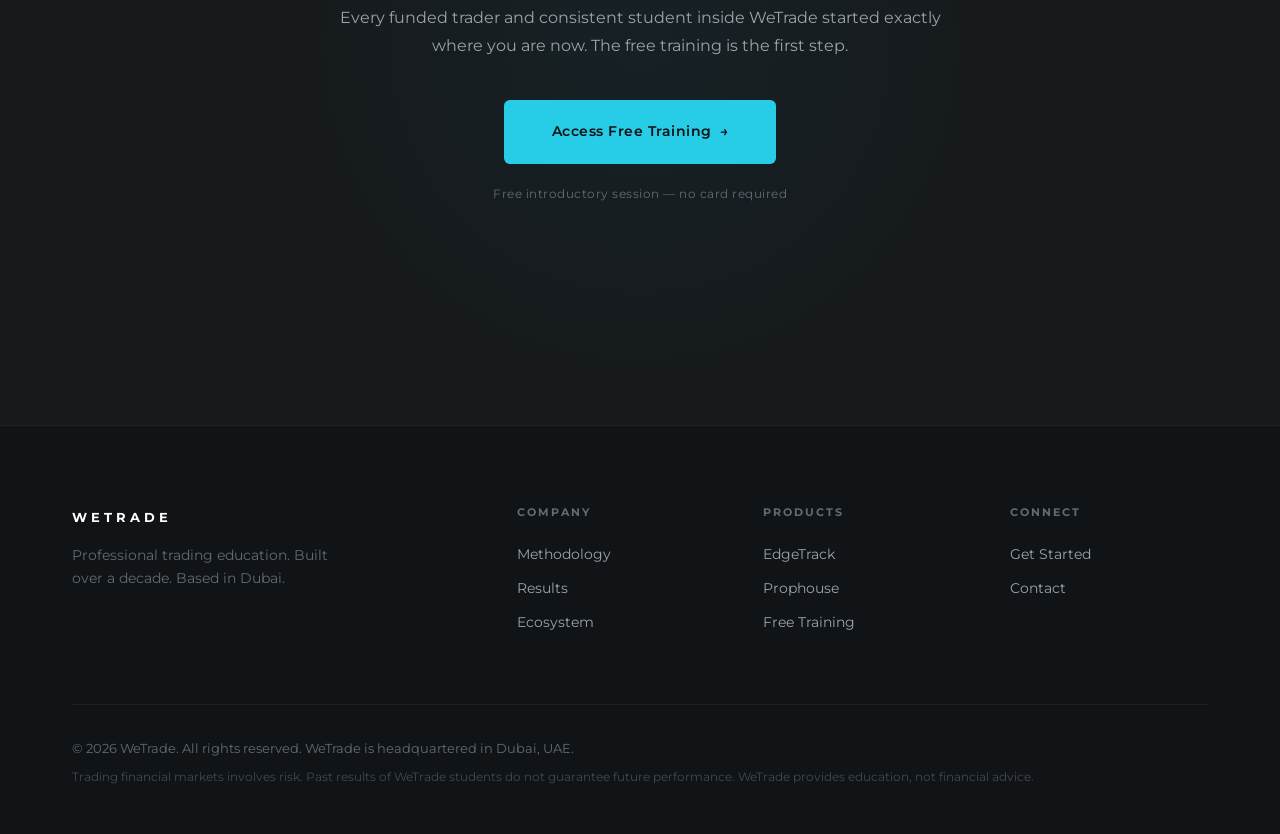
<file: results.html>
<!DOCTYPE html>
<html lang="en">
<head>
  <meta charset="UTF-8">
  <meta name="viewport" content="width=device-width, initial-scale=1.0">
  <title>Student Results — WeTrade</title>
  <meta name="description" content="See the real results of WeTrade students. 50+ funded traders, 1,000+ students trained, and hundreds trading consistently.">
  <link rel="preconnect" href="https://fonts.googleapis.com">
  <link rel="preconnect" href="https://fonts.gstatic.com" crossorigin>
  <link href="https://fonts.googleapis.com/css2?family=Montserrat:wght@300;400;500;600;700&family=Playfair+Display:ital,wght@0,400;0,500;0,600;0,700;1,400;1,500&display=swap" rel="stylesheet">
  <link rel="stylesheet" href="styles.css">
</head>
<body>

  <!-- Navigation -->
  <header class="site-header" id="siteHeader">
    <div class="container header-inner">
      <a href="index.html" class="logo">
        <span class="logo-text">WETRADE</span>
      </a>
      <nav class="main-nav" id="mainNav">
        <a href="about.html" class="nav-link">Methodology</a>
        <a href="results.html" class="nav-link">Results</a>
        <a href="ecosystem.html" class="nav-link">Ecosystem</a>
        <a href="start.html" class="nav-link nav-link--cta">Get Started</a>
      </nav>
      <button class="nav-toggle" id="navToggle" aria-label="Toggle navigation">
        <span></span>
        <span></span>
        <span></span>
      </button>
    </div>
  </header>

  <!-- Page Hero -->
  <section class="page-hero">
    <div class="container">
      <p class="page-hero-label reveal">Student Outcomes</p>
      <h1 class="page-hero-title reveal">The results speak<br><em>for themselves.</em></h1>
      <p class="page-hero-subtitle reveal">
        We don't rely on marketing claims. We let our students' outcomes tell the story.
        Here are real testimonials and milestones from traders inside the WeTrade ecosystem.
      </p>
    </div>
  </section>

  <!-- Stats -->
  <section class="section">
    <div class="container">
      <div class="results-stats stagger-children">
        <div class="result-stat reveal">
          <span class="result-stat-number" data-count="50">0</span>
          <span class="result-stat-label">Funded Traders</span>
        </div>
        <div class="result-stat reveal">
          <span class="result-stat-number" data-count="1000">0</span>
          <span class="result-stat-label">Students Trained</span>
        </div>
        <div class="result-stat reveal">
          <span class="result-stat-number" data-count="10">0</span>
          <span class="result-stat-label">Years Operating</span>
        </div>
        <div class="result-stat reveal">
          <span class="result-stat-number" data-count="30">0</span>
          <span class="result-stat-label">Countries Represented</span>
        </div>
      </div>

      <!-- Testimonials -->
      <div class="results-grid stagger-children">
        <div class="result-card result-card--highlight reveal">
          <span class="result-tag">Funded Trader</span>
          <div class="testimonial-quote">
            "WeTrade completely changed how I see the markets. Within 8 months of joining,
            I passed my first funded challenge. The methodology is clear, the community is
            supportive, and George genuinely cares about your progress."
          </div>
          <div class="testimonial-author">
            <div class="testimonial-avatar">JR</div>
            <div>
              <div class="testimonial-name">James R.</div>
              <div class="testimonial-meta">Funded Trader — 8 months after joining</div>
            </div>
          </div>
        </div>

        <div class="result-card result-card--highlight reveal">
          <span class="result-tag">Funded Trader</span>
          <div class="testimonial-quote">
            "After 2 years of blowing accounts and feeling lost, WeTrade gave me the structure
            I needed. I passed my funded challenge within 6 months of joining. The difference
            is having a clear ruleset instead of gambling."
          </div>
          <div class="testimonial-author">
            <div class="testimonial-avatar">DT</div>
            <div>
              <div class="testimonial-name">David T.</div>
              <div class="testimonial-meta">Funded Trader — previously inconsistent for 2 years</div>
            </div>
          </div>
        </div>

        <div class="result-card reveal">
          <span class="result-tag">Consistent Trader</span>
          <div class="testimonial-quote">
            "I'd been trading for 3 years before finding WeTrade and was still inconsistent.
            The structured approach gave me the edge I was missing. Now I trade with rules, not emotions."
          </div>
          <div class="testimonial-author">
            <div class="testimonial-avatar">SK</div>
            <div>
              <div class="testimonial-name">Sarah K.</div>
              <div class="testimonial-meta">Consistent trader — previously struggling for 3 years</div>
            </div>
          </div>
        </div>

        <div class="result-card reveal">
          <span class="result-tag">Complete Beginner</span>
          <div class="testimonial-quote">
            "Coming in with zero experience, I was worried I'd be lost. The curriculum is built so
            logically that each step made sense. I'm now 4 months in and already see the markets differently."
          </div>
          <div class="testimonial-author">
            <div class="testimonial-avatar">MA</div>
            <div>
              <div class="testimonial-name">Michael A.</div>
              <div class="testimonial-meta">Complete beginner — 4 months into the programme</div>
            </div>
          </div>
        </div>

        <div class="result-card reveal">
          <span class="result-tag">Funded Trader</span>
          <div class="testimonial-quote">
            "What separates WeTrade from everything else I tried is the community and ongoing mentorship.
            It's not a course you buy and forget. It's an environment that keeps you accountable.
            I got funded 10 months in."
          </div>
          <div class="testimonial-author">
            <div class="testimonial-avatar">LP</div>
            <div>
              <div class="testimonial-name">Laura P.</div>
              <div class="testimonial-meta">Funded Trader — 10 months after joining</div>
            </div>
          </div>
        </div>

        <div class="result-card reveal">
          <span class="result-tag">Career Changer</span>
          <div class="testimonial-quote">
            "I joined WeTrade while working full time. The way the content is structured meant I could
            learn at my own pace without feeling overwhelmed. A year later, trading is now my primary income."
          </div>
          <div class="testimonial-author">
            <div class="testimonial-avatar">RB</div>
            <div>
              <div class="testimonial-name">Rami B.</div>
              <div class="testimonial-meta">Career changer — trading full time within 12 months</div>
            </div>
          </div>
        </div>

        <div class="result-card reveal">
          <span class="result-tag">Consistent Trader</span>
          <div class="testimonial-quote">
            "The daily analysis alone is worth the investment. Seeing how George applies the methodology
            every single day showed me what consistency actually looks like. My approach changed completely."
          </div>
          <div class="testimonial-author">
            <div class="testimonial-avatar">AC</div>
            <div>
              <div class="testimonial-name">Alex C.</div>
              <div class="testimonial-meta">Consistent trader — 6 months in the programme</div>
            </div>
          </div>
        </div>

        <div class="result-card reveal">
          <span class="result-tag">Complete Beginner</span>
          <div class="testimonial-quote">
            "I had no idea where to start with trading. Every YouTube video contradicted the last.
            WeTrade gave me one clear system to follow and a community that actually helps. Best decision I've made."
          </div>
          <div class="testimonial-author">
            <div class="testimonial-avatar">NN</div>
            <div>
              <div class="testimonial-name">Natasha N.</div>
              <div class="testimonial-meta">Complete beginner — 3 months into the programme</div>
            </div>
          </div>
        </div>
      </div>

      <!-- Funded Milestones -->
      <div class="milestone-list reveal">
        <h3 class="milestone-list-title">Recent Funded Trader Milestones</h3>
        <div class="milestone-item">
          <div class="milestone-icon">
            <svg viewBox="0 0 24 24" fill="none" stroke="currentColor" stroke-width="2" stroke-linecap="round" stroke-linejoin="round"><polyline points="20 6 9 17 4 12"></polyline></svg>
          </div>
          <div>
            <div class="milestone-name">James R. passed $100K funded challenge</div>
            <div class="milestone-detail">8 months after joining WeTrade</div>
          </div>
          <div class="milestone-date">2025</div>
        </div>
        <div class="milestone-item">
          <div class="milestone-icon">
            <svg viewBox="0 0 24 24" fill="none" stroke="currentColor" stroke-width="2" stroke-linecap="round" stroke-linejoin="round"><polyline points="20 6 9 17 4 12"></polyline></svg>
          </div>
          <div>
            <div class="milestone-name">David T. passed $50K funded challenge</div>
            <div class="milestone-detail">6 months after joining WeTrade</div>
          </div>
          <div class="milestone-date">2025</div>
        </div>
        <div class="milestone-item">
          <div class="milestone-icon">
            <svg viewBox="0 0 24 24" fill="none" stroke="currentColor" stroke-width="2" stroke-linecap="round" stroke-linejoin="round"><polyline points="20 6 9 17 4 12"></polyline></svg>
          </div>
          <div>
            <div class="milestone-name">Laura P. passed $200K funded challenge</div>
            <div class="milestone-detail">10 months after joining WeTrade</div>
          </div>
          <div class="milestone-date">2024</div>
        </div>
        <div class="milestone-item">
          <div class="milestone-icon">
            <svg viewBox="0 0 24 24" fill="none" stroke="currentColor" stroke-width="2" stroke-linecap="round" stroke-linejoin="round"><polyline points="20 6 9 17 4 12"></polyline></svg>
          </div>
          <div>
            <div class="milestone-name">Rami B. transitioned to full-time trading</div>
            <div class="milestone-detail">12 months after joining WeTrade</div>
          </div>
          <div class="milestone-date">2024</div>
        </div>
        <div class="milestone-item">
          <div class="milestone-icon">
            <svg viewBox="0 0 24 24" fill="none" stroke="currentColor" stroke-width="2" stroke-linecap="round" stroke-linejoin="round"><polyline points="20 6 9 17 4 12"></polyline></svg>
          </div>
          <div>
            <div class="milestone-name">50th funded trader milestone reached</div>
            <div class="milestone-detail">Community-wide achievement</div>
          </div>
          <div class="milestone-date">2024</div>
        </div>
      </div>
    </div>
  </section>

  <!-- CTA -->
  <section class="section cta-section">
    <div class="container">
      <div class="cta-block reveal reveal--scale">
        <span class="section-label">Join Them</span>
        <h2 class="cta-title">Start your trading journey.</h2>
        <p class="cta-text">
          Every funded trader and consistent student inside WeTrade started exactly
          where you are now. The free training is the first step.
        </p>
        <a href="start.html" class="btn btn--primary btn--large">Access Free Training <span class="btn-arrow">&rarr;</span></a>
        <p class="cta-note">Free introductory session — no card required</p>
      </div>
    </div>
  </section>

  <!-- Footer -->
  <footer class="site-footer">
    <div class="container">
      <div class="footer-grid">
        <div class="footer-brand">
          <span class="logo logo--footer"><span class="logo-text">WETRADE</span></span>
          <p class="footer-tagline">Professional trading education. Built over a decade. Based in Dubai.</p>
        </div>
        <div class="footer-links-group">
          <h4 class="footer-heading">Company</h4>
          <a href="about.html" class="footer-link">Methodology</a>
          <a href="results.html" class="footer-link">Results</a>
          <a href="ecosystem.html" class="footer-link">Ecosystem</a>
        </div>
        <div class="footer-links-group">
          <h4 class="footer-heading">Products</h4>
          <a href="ecosystem.html#edgetrack" class="footer-link">EdgeTrack</a>
          <a href="ecosystem.html#prophouse" class="footer-link">Prophouse</a>
          <a href="start.html" class="footer-link">Free Training</a>
        </div>
        <div class="footer-links-group">
          <h4 class="footer-heading">Connect</h4>
          <a href="start.html" class="footer-link">Get Started</a>
          <a href="#" class="footer-link">Contact</a>
        </div>
      </div>
      <div class="footer-bottom">
        <p class="footer-legal">&copy; 2026 WeTrade. All rights reserved. WeTrade is headquartered in Dubai, UAE.</p>
        <p class="footer-disclaimer">Trading financial markets involves risk. Past results of WeTrade students do not guarantee future performance. WeTrade provides education, not financial advice.</p>
      </div>
    </div>
  </footer>

  <script src="main.js"></script>
</body>
</html>
</file>
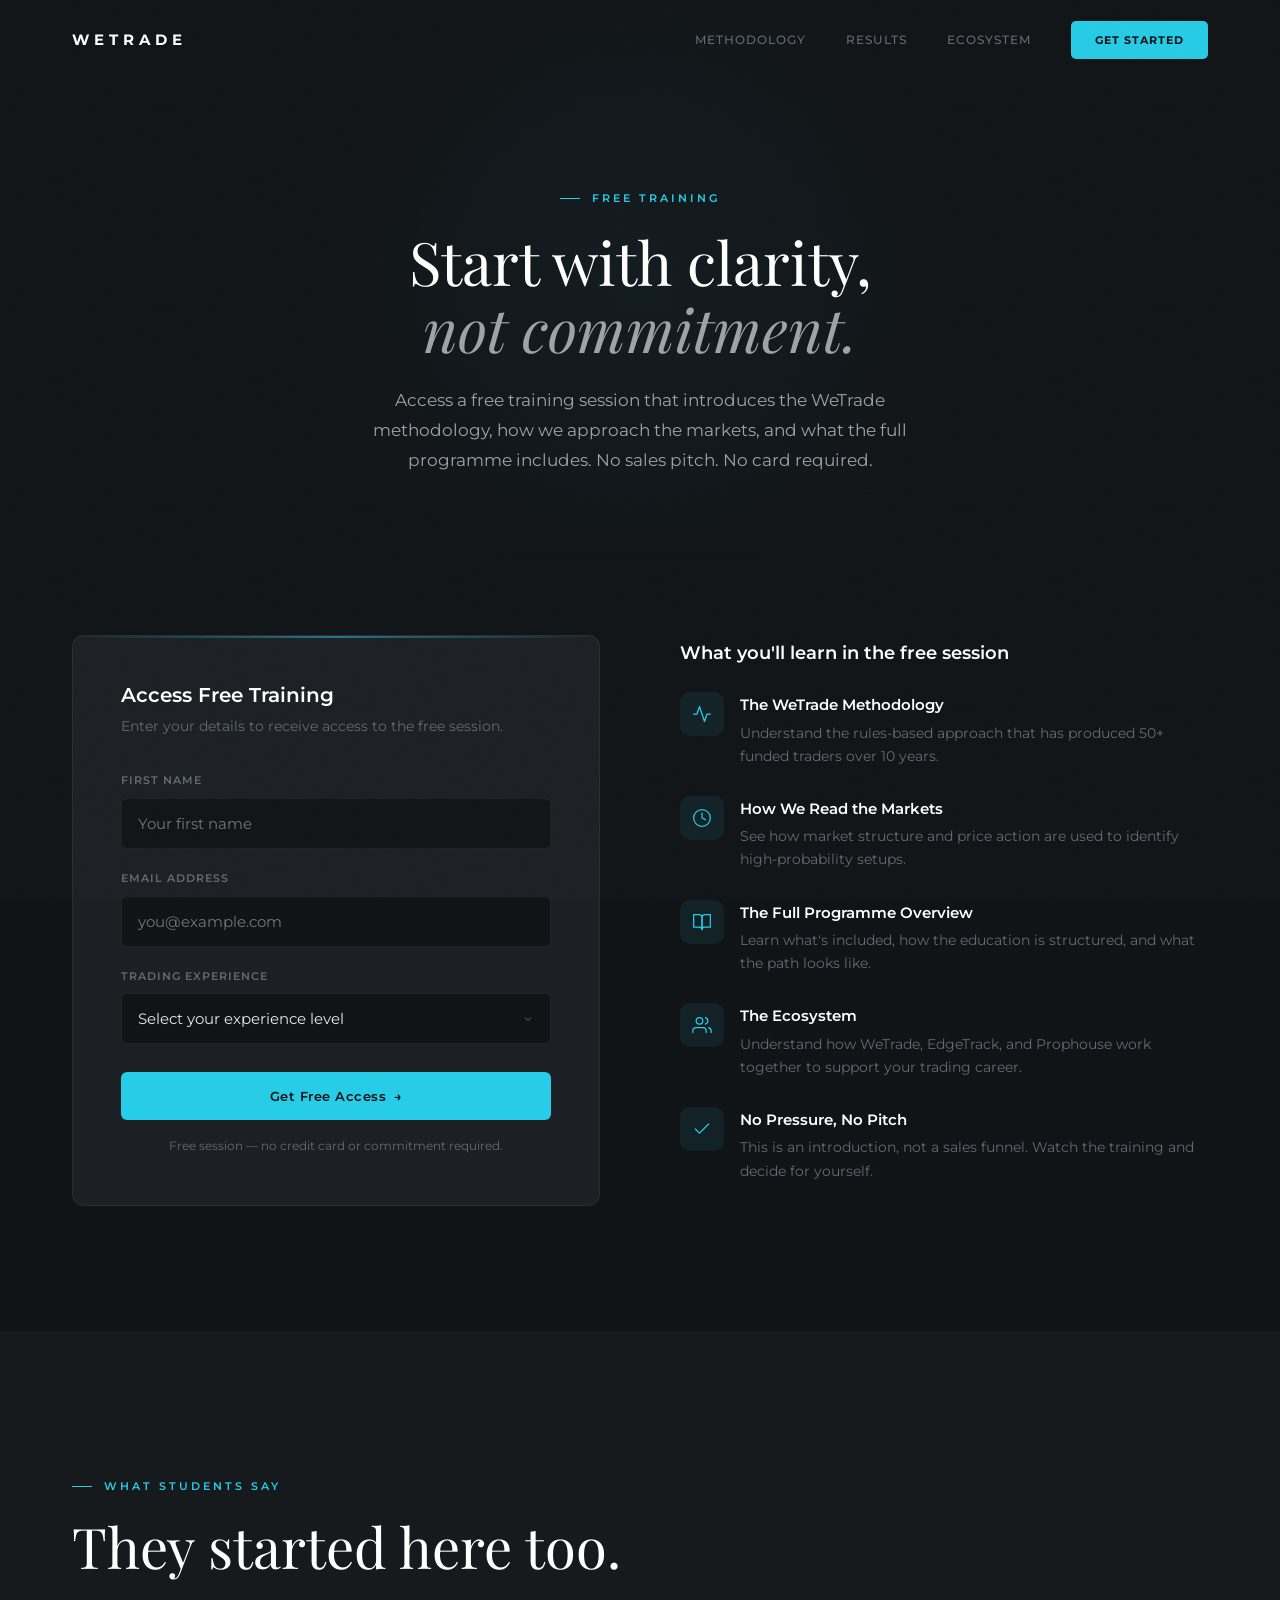
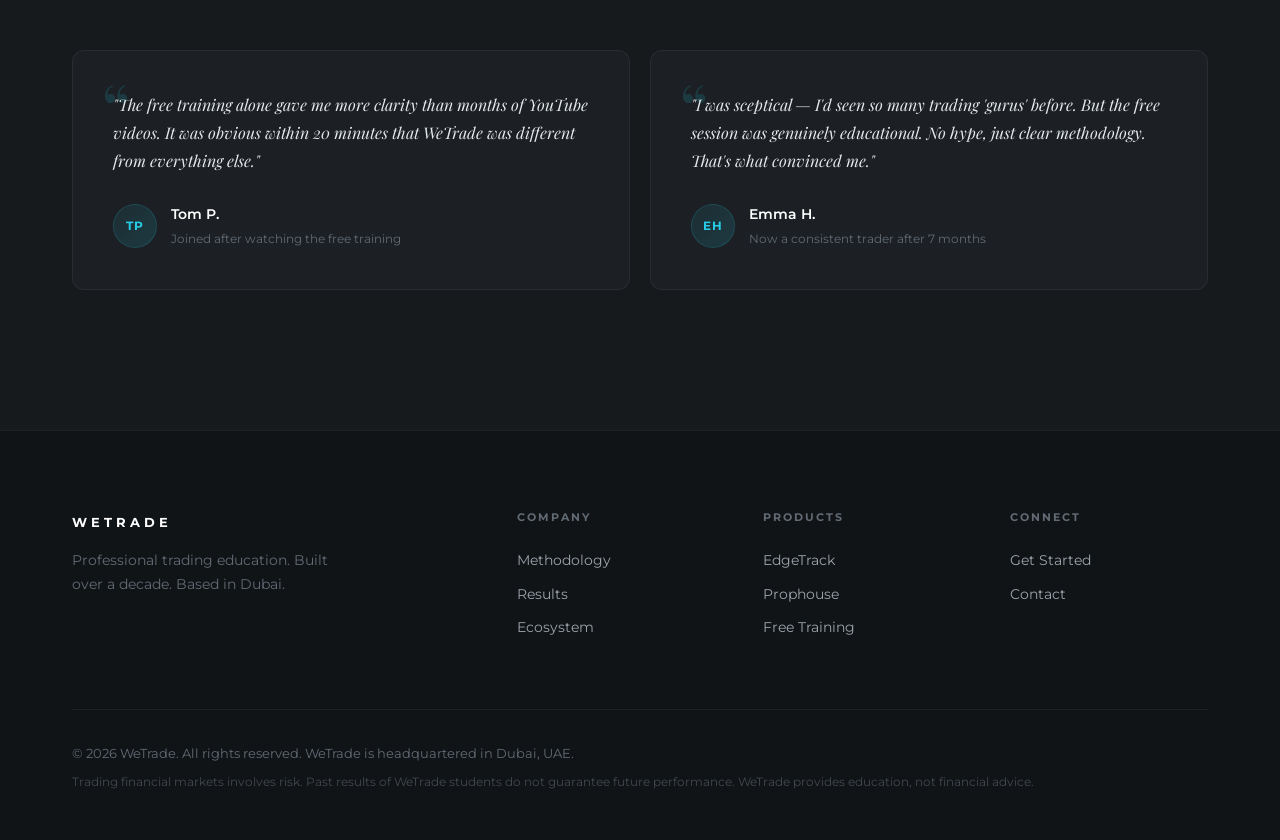
<file: start.html>
<!DOCTYPE html>
<html lang="en">
<head>
  <meta charset="UTF-8">
  <meta name="viewport" content="width=device-width, initial-scale=1.0">
  <title>Get Started — WeTrade Free Training</title>
  <meta name="description" content="Access the free WeTrade training session. Learn the methodology, see the approach, and decide if WeTrade is right for you. No card required.">
  <link rel="preconnect" href="https://fonts.googleapis.com">
  <link rel="preconnect" href="https://fonts.gstatic.com" crossorigin>
  <link href="https://fonts.googleapis.com/css2?family=Montserrat:wght@300;400;500;600;700&family=Playfair+Display:ital,wght@0,400;0,500;0,600;0,700;1,400;1,500&display=swap" rel="stylesheet">
  <link rel="stylesheet" href="styles.css">
</head>
<body>

  <!-- Navigation -->
  <header class="site-header" id="siteHeader">
    <div class="container header-inner">
      <a href="index.html" class="logo">
        <span class="logo-text">WETRADE</span>
      </a>
      <nav class="main-nav" id="mainNav">
        <a href="about.html" class="nav-link">Methodology</a>
        <a href="results.html" class="nav-link">Results</a>
        <a href="ecosystem.html" class="nav-link">Ecosystem</a>
        <a href="start.html" class="nav-link nav-link--cta">Get Started</a>
      </nav>
      <button class="nav-toggle" id="navToggle" aria-label="Toggle navigation">
        <span></span>
        <span></span>
        <span></span>
      </button>
    </div>
  </header>

  <!-- Page Hero -->
  <section class="start-hero">
    <div class="container">
      <p class="page-hero-label reveal">Free Training</p>
      <h1 class="page-hero-title reveal">Start with clarity,<br><em>not commitment.</em></h1>
      <p class="page-hero-subtitle reveal">
        Access a free training session that introduces the WeTrade methodology,
        how we approach the markets, and what the full programme includes.
        No sales pitch. No card required.
      </p>
    </div>
  </section>

  <!-- Form + Benefits -->
  <section class="start-content">
    <div class="container">
      <div class="start-grid">
        <div class="start-form-area reveal">
          <h2 class="form-title">Access Free Training</h2>
          <p class="form-subtitle">Enter your details to receive access to the free session.</p>
          <form id="startForm">
            <div class="form-group">
              <label class="form-label" for="firstName">First Name</label>
              <input type="text" id="firstName" class="form-input" placeholder="Your first name" required>
            </div>
            <div class="form-group">
              <label class="form-label" for="email">Email Address</label>
              <input type="email" id="email" class="form-input" placeholder="you@example.com" required>
            </div>
            <div class="form-group">
              <label class="form-label" for="experience">Trading Experience</label>
              <select id="experience" class="form-input form-select">
                <option value="">Select your experience level</option>
                <option value="none">Complete beginner — no experience</option>
                <option value="some">Some experience — not yet consistent</option>
                <option value="intermediate">Intermediate — trading for 1+ years</option>
                <option value="experienced">Experienced — looking for an edge</option>
              </select>
            </div>
            <button type="submit" class="btn btn--primary form-btn">Get Free Access <span class="btn-arrow">&rarr;</span></button>
            <p class="form-note">Free session — no credit card or commitment required.</p>
          </form>
        </div>

        <div class="start-benefits reveal">
          <h3>What you'll learn in the free session</h3>

          <div class="benefit-item">
            <div class="benefit-icon">
              <svg width="20" height="20" viewBox="0 0 24 24" fill="none" stroke="currentColor" stroke-width="1.5" stroke-linecap="round" stroke-linejoin="round">
                <polyline points="22 12 18 12 15 21 9 3 6 12 2 12"></polyline>
              </svg>
            </div>
            <div>
              <div class="benefit-title">The WeTrade Methodology</div>
              <div class="benefit-text">Understand the rules-based approach that has produced 50+ funded traders over 10 years.</div>
            </div>
          </div>

          <div class="benefit-item">
            <div class="benefit-icon">
              <svg width="20" height="20" viewBox="0 0 24 24" fill="none" stroke="currentColor" stroke-width="1.5" stroke-linecap="round" stroke-linejoin="round">
                <circle cx="12" cy="12" r="10"></circle>
                <polyline points="12 6 12 12 16 14"></polyline>
              </svg>
            </div>
            <div>
              <div class="benefit-title">How We Read the Markets</div>
              <div class="benefit-text">See how market structure and price action are used to identify high-probability setups.</div>
            </div>
          </div>

          <div class="benefit-item">
            <div class="benefit-icon">
              <svg width="20" height="20" viewBox="0 0 24 24" fill="none" stroke="currentColor" stroke-width="1.5" stroke-linecap="round" stroke-linejoin="round">
                <path d="M2 3h6a4 4 0 0 1 4 4v14a3 3 0 0 0-3-3H2z"></path>
                <path d="M22 3h-6a4 4 0 0 0-4 4v14a3 3 0 0 1 3-3h7z"></path>
              </svg>
            </div>
            <div>
              <div class="benefit-title">The Full Programme Overview</div>
              <div class="benefit-text">Learn what's included, how the education is structured, and what the path looks like.</div>
            </div>
          </div>

          <div class="benefit-item">
            <div class="benefit-icon">
              <svg width="20" height="20" viewBox="0 0 24 24" fill="none" stroke="currentColor" stroke-width="1.5" stroke-linecap="round" stroke-linejoin="round">
                <path d="M17 21v-2a4 4 0 0 0-4-4H5a4 4 0 0 0-4 4v2"></path>
                <circle cx="9" cy="7" r="4"></circle>
                <path d="M23 21v-2a4 4 0 0 0-3-3.87"></path>
                <path d="M16 3.13a4 4 0 0 1 0 7.75"></path>
              </svg>
            </div>
            <div>
              <div class="benefit-title">The Ecosystem</div>
              <div class="benefit-text">Understand how WeTrade, EdgeTrack, and Prophouse work together to support your trading career.</div>
            </div>
          </div>

          <div class="benefit-item">
            <div class="benefit-icon">
              <svg width="20" height="20" viewBox="0 0 24 24" fill="none" stroke="currentColor" stroke-width="1.5" stroke-linecap="round" stroke-linejoin="round">
                <polyline points="20 6 9 17 4 12"></polyline>
              </svg>
            </div>
            <div>
              <div class="benefit-title">No Pressure, No Pitch</div>
              <div class="benefit-text">This is an introduction, not a sales funnel. Watch the training and decide for yourself.</div>
            </div>
          </div>
        </div>
      </div>
    </div>
  </section>

  <!-- Social Proof Mini -->
  <section class="section section--dark">
    <div class="container">
      <div class="section-header reveal">
        <span class="section-label">What Students Say</span>
        <h2 class="section-title">They started here too.</h2>
      </div>
      <div class="testimonial-grid">
        <div class="testimonial-card reveal">
          <div class="testimonial-quote">
            "The free training alone gave me more clarity than months of YouTube videos.
            It was obvious within 20 minutes that WeTrade was different from everything else."
          </div>
          <div class="testimonial-author">
            <div class="testimonial-avatar">TP</div>
            <div>
              <div class="testimonial-name">Tom P.</div>
              <div class="testimonial-meta">Joined after watching the free training</div>
            </div>
          </div>
        </div>
        <div class="testimonial-card reveal">
          <div class="testimonial-quote">
            "I was sceptical — I'd seen so many trading 'gurus' before. But the free session
            was genuinely educational. No hype, just clear methodology. That's what convinced me."
          </div>
          <div class="testimonial-author">
            <div class="testimonial-avatar">EH</div>
            <div>
              <div class="testimonial-name">Emma H.</div>
              <div class="testimonial-meta">Now a consistent trader after 7 months</div>
            </div>
          </div>
        </div>
      </div>
    </div>
  </section>

  <!-- Footer -->
  <footer class="site-footer">
    <div class="container">
      <div class="footer-grid">
        <div class="footer-brand">
          <span class="logo logo--footer"><span class="logo-text">WETRADE</span></span>
          <p class="footer-tagline">Professional trading education. Built over a decade. Based in Dubai.</p>
        </div>
        <div class="footer-links-group">
          <h4 class="footer-heading">Company</h4>
          <a href="about.html" class="footer-link">Methodology</a>
          <a href="results.html" class="footer-link">Results</a>
          <a href="ecosystem.html" class="footer-link">Ecosystem</a>
        </div>
        <div class="footer-links-group">
          <h4 class="footer-heading">Products</h4>
          <a href="ecosystem.html#edgetrack" class="footer-link">EdgeTrack</a>
          <a href="ecosystem.html#prophouse" class="footer-link">Prophouse</a>
          <a href="start.html" class="footer-link">Free Training</a>
        </div>
        <div class="footer-links-group">
          <h4 class="footer-heading">Connect</h4>
          <a href="start.html" class="footer-link">Get Started</a>
          <a href="#" class="footer-link">Contact</a>
        </div>
      </div>
      <div class="footer-bottom">
        <p class="footer-legal">&copy; 2026 WeTrade. All rights reserved. WeTrade is headquartered in Dubai, UAE.</p>
        <p class="footer-disclaimer">Trading financial markets involves risk. Past results of WeTrade students do not guarantee future performance. WeTrade provides education, not financial advice.</p>
      </div>
    </div>
  </footer>

  <script src="main.js"></script>
</body>
</html>
</file>
<file: styles-home.css>
/* ================================================================
   WeTrade — Home (Hero A · Editorial quiet)
   Ported from the WeTrade Design System design bundle.
   Source: ui_kits/new_website/index.html
   ================================================================ */

/* =========================
   1. TOKENS
   ========================= */
:root {
  /* brand */
  --color-aqua:      #27CCE7;
  --color-teal:      #0A80A7;
  --color-charcoal:  #252A2E;
  --color-dark:      #1A1E21;
  --color-darker:    #101315;

  /* surfaces */
  --bg-app:          #FFFFFF;
  --bg-surface:      #FBFDFE;
  --bg-surface-2:    #EBF7FB;
  --bg-soft:         #F4F5F6;
  --bg-aqua-50:      #EBFAFD;

  /* text */
  --fg1:             #252A2E;
  --fg2:             #555E64;
  --fg3:             #8D959A;
  --fg-on-dark:      rgba(255,255,255,.78);
  --fg-on-dark-sub:  rgba(255,255,255,.55);
  --fg-on-dark-mute: rgba(255,255,255,.45);

  /* borders */
  --border-hair:         rgba(10,128,167,.08);
  --border-hair-strong:  rgba(10,128,167,.1);
  --border-hair-teal:    rgba(10,128,167,.15);
  --border-on-dark:      rgba(255,255,255,.08);
  --border-on-dark-soft: rgba(255,255,255,.06);

  /* gradient */
  --gradient-brand:       linear-gradient(135deg, #27CCE7 0%, #0A80A7 100%);
  --gradient-brand-soft:  linear-gradient(180deg, #FBFDFE 0%, #EBF7FB 100%);
  --gradient-hero-card:   linear-gradient(135deg, #27CCE7 0%, #0A80A7 60%, #1A1E21 120%);
  --gradient-dark-card:   linear-gradient(160deg, #1A1E21 0%, #252A2E 100%);

  /* shadows */
  --shadow-sm: 0 2px 6px rgba(37,42,46,.04);
  --shadow-md: 0 8px 24px rgba(10,128,167,.08), 0 2px 6px rgba(37,42,46,.05);
  --shadow-lg: 0 24px 60px rgba(10,128,167,.12), 0 2px 8px rgba(37,42,46,.04);
  --shadow-cta: 0 10px 28px rgba(10,128,167,.22);
  --shadow-cta-lg: 0 10px 28px rgba(10,128,167,.28);
  --shadow-hero-card: 0 16px 40px rgba(10,128,167,.25);

  /* radii */
  --r-xs: 6px;
  --r-sm: 8px;
  --r-md: 10px;
  --r-lg: 12px;
  --r-xl: 16px;
  --r-2xl: 20px;
  --r-pill: 999px;

  /* type */
  --font-sans: 'Montserrat', -apple-system, BlinkMacSystemFont, 'Segoe UI', Roboto, Arial, sans-serif;

  /* layout */
  --container: 1200px;
  --container-wide: 1240px;
  --nav-h: 72px;

  /* motion */
  --ease: cubic-bezier(.2,.8,.2,1);
  --dur-fast: 150ms;
  --dur-base: 220ms;
}

/* =========================
   2. RESET + BASE
   ========================= */
*, *::before, *::after { box-sizing: border-box; margin: 0; padding: 0; }

html { color-scheme: light; scroll-behavior: smooth; }
html.is-menu-open, html.is-menu-open body { overflow: hidden; }

@media (prefers-reduced-motion: reduce) {
  html { scroll-behavior: auto; }
  *, *::before, *::after {
    animation-duration: 0.01ms !important;
    animation-iteration-count: 1 !important;
    transition-duration: 0.01ms !important;
  }
}

body {
  font-family: var(--font-sans);
  font-weight: 500;
  font-size: 16px;
  line-height: 1.5;
  color: var(--fg1);
  background: var(--bg-app);
  -webkit-font-smoothing: antialiased;
  -moz-osx-font-smoothing: grayscale;
  text-rendering: optimizeLegibility;
  overflow-x: hidden;
}

img, svg { max-width: 100%; display: block; }

a { color: inherit; text-decoration: none; }
a:focus-visible,
button:focus-visible,
input:focus-visible,
select:focus-visible,
textarea:focus-visible {
  outline: 2px solid var(--color-aqua);
  outline-offset: 3px;
  border-radius: 4px;
}

button { font-family: inherit; color: inherit; }

ul, ol { list-style: none; }

h1, h2, h3, h4, h5, h6 { font-family: var(--font-sans); font-weight: 600; color: var(--fg1); margin: 0; }

p { margin: 0; }

/* offset for sticky nav when deep-linking */
[id] { scroll-margin-top: 88px; }

/* =========================
   3. TYPOGRAPHY
   ========================= */
.eyebrow {
  display: inline-flex;
  align-items: center;
  gap: 10px;
  font-size: 12px;
  font-weight: 600;
  letter-spacing: .14em;
  text-transform: uppercase;
  color: var(--color-teal);
}
.eyebrow--wide { letter-spacing: .18em; }
.eyebrow::before {
  content: '';
  display: none;
  width: 8px; height: 8px; border-radius: 4px;
  background: var(--color-aqua);
}
.eyebrow--dot::before { display: inline-block; }

.grad-text {
  background: var(--gradient-brand);
  -webkit-background-clip: text;
  background-clip: text;
  color: transparent;
}
@supports not ((background-clip: text) or (-webkit-background-clip: text)) {
  .grad-text { color: var(--color-teal); background: none; }
}

/* =========================
   4. LAYOUT
   ========================= */
.container { width: 100%; max-width: var(--container); margin-inline: auto; padding-inline: 28px; }
.container--wide { max-width: var(--container-wide); }

.sr-only {
  position: absolute;
  width: 1px; height: 1px;
  padding: 0; margin: -1px;
  overflow: hidden; clip: rect(0,0,0,0);
  white-space: nowrap; border: 0;
}

/* =========================
   5. BUTTONS
   ========================= */
.btn {
  display: inline-flex;
  align-items: center;
  justify-content: center;
  gap: 8px;
  padding: 14px 26px;
  border: 1px solid transparent;
  border-radius: var(--r-pill);
  background: transparent;
  color: var(--fg1);
  font-size: 15px;
  font-weight: 600;
  cursor: pointer;
  text-decoration: none;
  transition: background var(--dur-fast) var(--ease), box-shadow var(--dur-base) var(--ease), transform var(--dur-fast) var(--ease), filter var(--dur-fast) var(--ease);
  white-space: nowrap;
}
.btn--lg { padding: 16px 28px; }
.btn--brand {
  color: #fff;
  background: var(--gradient-brand);
  box-shadow: var(--shadow-cta);
}
.btn--brand:hover { filter: brightness(1.04); box-shadow: 0 14px 34px rgba(10,128,167,.32); }
.btn--brand:active { transform: scale(.98); }

.btn--ghost {
  background: var(--bg-soft);
  color: var(--fg1);
  border-color: rgba(37,42,46,.08);
}
.btn--ghost:hover { background: #EEF0F1; }

.btn--outline-light {
  background: #fff;
  color: var(--fg1);
  border-color: var(--border-hair-teal);
}
.btn--outline-light:hover { background: var(--bg-surface); }

.btn--youtube {
  background: #FF0000;
  color: #fff;
}
.btn--youtube:hover { filter: brightness(1.06); }

/* =========================
   6. NAV
   ========================= */
.nav {
  position: sticky;
  top: 0;
  z-index: 40;
  background: transparent;
  border-bottom: 1px solid transparent;
  transition: background var(--dur-base) var(--ease), border-color var(--dur-base) var(--ease), backdrop-filter var(--dur-base) var(--ease);
}
.nav[data-scrolled="true"] {
  background: rgba(255,255,255,.85);
  -webkit-backdrop-filter: saturate(140%) blur(14px);
  backdrop-filter: saturate(140%) blur(14px);
  border-bottom-color: var(--border-hair);
}
.nav__inner {
  display: flex;
  align-items: center;
  justify-content: space-between;
  gap: 32px;
  padding-block: 18px;
}
.nav__logo {
  display: inline-flex;
  align-items: center;
  gap: 10px;
}
.nav__links {
  display: flex;
  align-items: center;
  gap: 4px;
}
.nav__link {
  padding: 8px 14px;
  font-size: 14px;
  font-weight: 500;
  color: var(--fg1);
  border-radius: 8px;
  transition: color var(--dur-fast) var(--ease), background var(--dur-fast) var(--ease);
}
.nav__link:hover { color: var(--color-teal); }
.nav__end {
  display: flex;
  align-items: center;
  gap: 10px;
}
.nav__contact {
  padding: 8px 12px;
  font-size: 14px;
  font-weight: 500;
  color: var(--fg1);
  background: transparent;
  border: none;
  cursor: pointer;
}
.nav__cta {
  padding: 10px 20px;
  font-size: 14px;
  font-weight: 600;
  color: #fff;
  background: var(--gradient-brand);
  border-radius: var(--r-pill);
  box-shadow: 0 8px 24px rgba(10,128,167,.22);
  transition: filter var(--dur-fast) var(--ease);
}
.nav__cta:hover { filter: brightness(1.05); }

.nav__toggle {
  display: none;
  align-items: center;
  gap: 8px;
  padding: 8px 10px;
  background: transparent;
  border: none;
  cursor: pointer;
  font-size: 13px;
  font-weight: 600;
  letter-spacing: .08em;
  color: var(--fg1);
}
.nav__toggle svg { width: 22px; height: 14px; }

.nav__sheet {
  position: fixed;
  inset: 0;
  z-index: 100;
  background: var(--color-dark);
  color: #fff;
  display: flex;
  flex-direction: column;
  animation: fadeIn .2s ease;
}
.nav__sheet[hidden] { display: none; }
.nav__sheet-head {
  display: flex;
  align-items: center;
  justify-content: space-between;
  padding: 14px 20px;
  border-bottom: 1px solid var(--border-on-dark-soft);
}
.nav__sheet-close {
  display: flex;
  align-items: center;
  gap: 6px;
  padding: 6px;
  background: transparent;
  border: none;
  color: #fff;
  font-size: 14px;
  font-weight: 600;
  letter-spacing: .08em;
  cursor: pointer;
}
.nav__sheet-nav {
  padding: 40px 28px;
  flex: 1;
  display: flex;
  flex-direction: column;
  gap: 4px;
}
.nav__sheet-link {
  display: flex;
  align-items: center;
  justify-content: space-between;
  padding: 18px 0;
  font-size: 32px;
  font-weight: 500;
  letter-spacing: -.01em;
  color: #fff;
  border-bottom: 1px solid var(--border-on-dark-soft);
}
.nav__sheet-link:last-child { border-bottom: none; }
.nav__sheet-foot { padding: 24px; border-top: 1px solid var(--border-on-dark-soft); }
.nav__sheet-foot .btn { width: 100%; }
.nav__sheet-note {
  margin-top: 20px;
  font-size: 12px;
  color: var(--fg-on-dark-mute);
  line-height: 1.5;
}

@keyframes fadeIn {
  from { opacity: 0; }
  to { opacity: 1; }
}

/* =========================
   7. HERO (Hero A · Editorial quiet)
   ========================= */
.hero {
  padding: 120px 28px 140px;
  background: #fff;
  position: relative;
  overflow: hidden;
}
.hero__inner { max-width: var(--container); margin-inline: auto; }
.hero__eyebrow { margin-bottom: 36px; }
.hero__title {
  font-size: clamp(3rem, 8.5vw, 7.25rem);
  font-weight: 500;
  letter-spacing: -.04em;
  line-height: .95;
  color: var(--fg1);
  text-wrap: balance;
}
.hero__title .grad-text {
  font-weight: 700;
  font-style: italic;
  /* italic glyph leans right past its advance width; background-clip:text
     plus the H1's negative tracking clips the trailing curve and crowds
     the period. Reset tracking to 0 and reserve a sliver of end padding. */
  letter-spacing: 0;
  padding-inline-end: 0.06em;
  margin-inline-end: 0.02em;
}
.hero__row {
  margin-top: 72px;
  display: grid;
  grid-template-columns: 1.3fr 1fr auto;
  gap: 48px;
  align-items: end;
}
.hero__lede {
  font-size: 20px;
  font-weight: 500;
  line-height: 1.5;
  color: var(--fg1);
  max-width: 540px;
  text-wrap: pretty;
}
.hero__stat {
  border-left: 1px solid var(--border-hair-teal);
  padding-left: 24px;
}
.hero__stat-num {
  font-size: 40px;
  font-weight: 600;
  letter-spacing: -.02em;
  color: var(--fg1);
  font-variant-numeric: tabular-nums;
}
.hero__stat-label {
  font-size: 12px;
  font-weight: 500;
  letter-spacing: .08em;
  text-transform: uppercase;
  color: var(--fg3);
  margin-top: 2px;
}
.hero__ctas {
  display: flex;
  gap: 10px;
  flex-wrap: wrap;
}

/* =========================
   8. GLOBE TRUST (students worldwide)
   ========================= */
.globe-trust {
  position: relative;
  padding: 120px 28px;
  background: linear-gradient(180deg, #0A1620 0%, #06101A 100%);
  color: #fff;
  border-top: 1px solid var(--border-hair);
  border-bottom: 1px solid var(--border-hair);
  overflow: hidden;
}
.globe-trust::before {
  content: '';
  position: absolute;
  inset: 0;
  background:
    radial-gradient(ellipse at 20% 0%, rgba(39,204,231,.12) 0%, rgba(39,204,231,0) 45%),
    radial-gradient(ellipse at 80% 100%, rgba(10,128,167,.18) 0%, rgba(10,128,167,0) 55%);
  pointer-events: none;
}
.globe-trust__inner {
  position: relative;
  max-width: var(--container);
  margin-inline: auto;
  display: grid;
  gap: 56px;
  text-align: center;
}
.globe-trust__head {
  max-width: 720px;
  margin-inline: auto;
}
.globe-trust__head .eyebrow { color: var(--color-aqua); justify-content: center; }
.globe-trust__head h2 {
  margin-top: 14px;
  font-size: clamp(30px, 4.6vw, 52px);
  font-weight: 600;
  letter-spacing: -.02em;
  line-height: 1.08;
  color: #fff;
  text-wrap: balance;
}
.globe-trust__desc {
  margin: 22px auto 0;
  font-size: 17px;
  line-height: 1.6;
  color: rgba(255,255,255,.65);
  max-width: 600px;
}
.globe-trust__stats {
  display: grid;
  grid-template-columns: repeat(4, 1fr);
  gap: 24px;
  margin: 0 auto;
  padding-top: 40px;
  max-width: 760px;
  border-top: 1px solid rgba(255,255,255,.08);
}
.globe-trust__stats dt {
  font-size: 30px;
  font-weight: 600;
  letter-spacing: -.015em;
  color: #fff;
  font-variant-numeric: tabular-nums;
}
.globe-trust__stats dd {
  font-size: 11px;
  font-weight: 600;
  letter-spacing: .12em;
  text-transform: uppercase;
  color: rgba(255,255,255,.5);
  margin-top: 6px;
}

.globe-trust__stage {
  position: relative;
  width: 100%;
  max-width: 720px;
  margin-inline: auto;
  aspect-ratio: 1;
}
.globe {
  width: 100%;
  height: 100%;
  display: block;
}
.globe-grid {
  stroke: rgba(39,204,231,.32);
  stroke-width: 0.8;
  fill: none;
}

@keyframes pinPulse {
  0%   { r: 6;  opacity: .85; }
  70%  { r: 22; opacity: 0; }
  100% { r: 6;  opacity: 0; }
}
.pin-halo { animation: pinPulse 2.6s ease-out infinite; }
.pin[data-pin="manchester"] .pin-halo { animation-delay: .3s; }
.pin[data-pin="paris"]      .pin-halo { animation-delay: .6s; }
.pin[data-pin="dubai"]      .pin-halo { animation-delay: .9s; }
.pin[data-pin="mumbai"]     .pin-halo { animation-delay: 1.2s; }
.pin[data-pin="tokyo"]      .pin-halo { animation-delay: 1.5s; }
.pin[data-pin="saopaulo"]   .pin-halo { animation-delay: 1.8s; }

.pin .pin-dot { transition: r .4s var(--ease), fill .4s var(--ease); }
.pin.is-active .pin-dot { r: 6; fill: #fff; }
.pin.is-active .pin-halo { fill: url(#pinPulseActive); animation-duration: 1.4s; }

.arc-trace {
  opacity: 0;
  transition: opacity .35s ease;
}

.student-callout {
  position: absolute;
  margin: 0;
  display: flex;
  align-items: center;
  gap: 14px;
  padding: 14px 20px 14px 14px;
  min-width: 240px;
  background: rgba(255,255,255,.98);
  color: var(--fg1);
  border-radius: 14px;
  border: 1px solid rgba(39,204,231,.25);
  box-shadow: 0 18px 44px rgba(0,0,0,.45), 0 2px 6px rgba(0,0,0,.25), 0 0 0 1px rgba(39,204,231,.08);
  opacity: 0;
  transform: translate(-50%, 0) scale(.96);
  transition:
    opacity .3s cubic-bezier(.4,0,.2,1),
    top .7s cubic-bezier(.4,0,.2,1),
    left .7s cubic-bezier(.4,0,.2,1);
  pointer-events: none;
  z-index: 2;
  will-change: top, left, opacity;
}
.student-callout.is-visible {
  opacity: 1;
  transform: translate(-50%, 0) scale(1);
}
.student-callout[data-pos="above"] {
  transform: translate(-50%, calc(-100% - 28px)) scale(1);
}
.student-callout[data-pos="below"] {
  transform: translate(-50%, 28px) scale(1);
}
.student-callout__name,
.student-callout__loc,
.student-callout__funded {
  transition: opacity .14s cubic-bezier(.4,0,.2,1);
}
.student-callout.is-swapping .student-callout__name,
.student-callout.is-swapping .student-callout__loc,
.student-callout.is-swapping .student-callout__funded,
.student-callout.is-swapping .student-callout__avatar {
  opacity: 0;
}
.student-callout__avatar {
  transition: opacity .14s cubic-bezier(.4,0,.2,1);
}
.student-callout::after {
  content: '';
  position: absolute;
  left: 50%;
  width: 12px;
  height: 12px;
  background: rgba(255,255,255,.98);
  border: 1px solid rgba(39,204,231,.25);
  transform: translateX(-50%) rotate(45deg);
}
.student-callout[data-pos="below"]::after {
  top: -7px;
  border-right: 0;
  border-bottom: 0;
}
.student-callout[data-pos="above"]::after {
  bottom: -7px;
  border-left: 0;
  border-top: 0;
}
.student-callout__avatar {
  flex-shrink: 0;
  width: 44px; height: 44px;
  border-radius: var(--r-pill);
  background: var(--gradient-brand);
  color: #fff;
  display: flex;
  align-items: center;
  justify-content: center;
  font-size: 14px;
  font-weight: 700;
  letter-spacing: .04em;
}
.student-callout__info { display: grid; gap: 1px; }
.student-callout__name { font-size: 14px; font-weight: 600; color: var(--fg1); }
.student-callout__loc { font-size: 12px; color: var(--fg3); }
.student-callout__funded {
  font-size: 13px;
  font-weight: 600;
  color: var(--color-teal);
  margin-top: 3px;
  font-variant-numeric: tabular-nums;
}

/* =========================
   9. ROADMAP (5-step horizontal timeline)
   ========================= */
.roadmap {
  position: relative;
  padding: 120px 28px;
  background: #fff;
  border-top: 1px solid var(--border-hair);
  overflow: hidden;
}
.roadmap::before {
  /* faint number-watermark backdrop */
  content: '';
  position: absolute;
  inset: 0;
  background:
    radial-gradient(ellipse at 50% 0%, rgba(39,204,231,.05) 0%, rgba(39,204,231,0) 50%);
  pointer-events: none;
}
.roadmap__inner { position: relative; }
.roadmap__head {
  text-align: center;
  max-width: 760px;
  margin: 0 auto 80px;
}
.roadmap__head .eyebrow { justify-content: center; }
.roadmap__title {
  margin-top: 14px;
  font-size: clamp(30px, 4vw, 46px);
  font-weight: 600;
  letter-spacing: -.02em;
  line-height: 1.05;
  color: var(--fg1);
  text-wrap: balance;
}
.roadmap__desc {
  margin: 22px auto 0;
  font-size: 17px;
  line-height: 1.6;
  color: var(--fg2);
  max-width: 620px;
}

/* Steps grid + connecting line */
.roadmap__steps {
  position: relative;
  display: grid;
  grid-template-columns: repeat(5, 1fr);
  gap: 24px;
  padding: 0;
  margin: 0;
}
.roadmap__steps::before {
  /* horizontal connecting line through node centres */
  content: '';
  position: absolute;
  top: 32px;
  left: 10%;
  right: 10%;
  height: 2px;
  background:
    linear-gradient(90deg,
      rgba(39,204,231,0) 0%,
      rgba(39,204,231,.55) 8%,
      rgba(10,128,167,.7) 50%,
      rgba(39,204,231,.55) 92%,
      rgba(39,204,231,0) 100%);
  filter: drop-shadow(0 0 4px rgba(39,204,231,.45));
  z-index: 0;
}
@keyframes roadmapTravel {
  0%   { left: 8%; opacity: 0; }
  15%  { opacity: 1; }
  85%  { opacity: 1; }
  100% { left: 92%; opacity: 0; }
}
.roadmap__steps::after {
  /* travelling pulse along the line */
  content: '';
  position: absolute;
  top: 28px;
  width: 10px;
  height: 10px;
  border-radius: 999px;
  background: #fff;
  box-shadow: 0 0 0 2px var(--color-aqua), 0 0 16px var(--color-aqua), 0 0 32px rgba(39,204,231,.6);
  animation: roadmapTravel 6s cubic-bezier(.5,0,.5,1) infinite;
  z-index: 1;
}

.roadmap__step {
  position: relative;
  display: flex;
  flex-direction: column;
  align-items: center;
  text-align: center;
  z-index: 2;
}
.roadmap__node {
  position: relative;
  width: 64px;
  height: 64px;
  border-radius: 999px;
  background: #fff;
  border: 2px solid var(--color-aqua);
  display: flex;
  align-items: center;
  justify-content: center;
  font-size: 20px;
  font-weight: 700;
  letter-spacing: -.02em;
  color: var(--fg1);
  box-shadow: 0 0 0 6px rgba(39,204,231,.12), 0 8px 20px rgba(10,128,167,.18);
  margin-bottom: 28px;
  transition: transform .25s var(--ease), box-shadow .25s var(--ease);
}
.roadmap__step:hover .roadmap__node {
  transform: translateY(-2px);
  box-shadow: 0 0 0 6px rgba(39,204,231,.18), 0 12px 28px rgba(10,128,167,.28);
}
.roadmap__step--milestone .roadmap__node {
  background: var(--gradient-brand);
  border-color: transparent;
  color: #fff;
  box-shadow: 0 0 0 6px rgba(39,204,231,.22), 0 14px 32px rgba(10,128,167,.4);
}
.roadmap__step-month {
  font-size: 11px;
  font-weight: 600;
  letter-spacing: .14em;
  text-transform: uppercase;
  color: var(--color-teal);
  margin-bottom: 10px;
}
.roadmap__step-title {
  font-size: 17px;
  font-weight: 600;
  letter-spacing: -.01em;
  line-height: 1.25;
  color: var(--fg1);
  margin-bottom: 12px;
  text-wrap: balance;
}
.roadmap__step-body {
  font-size: 13.5px;
  line-height: 1.55;
  color: var(--fg2);
  margin-bottom: 18px;
  flex: 1;
  max-width: 220px;
}
.roadmap__chip {
  display: inline-block;
  padding: 6px 12px;
  border-radius: 999px;
  font-size: 11px;
  font-weight: 600;
  letter-spacing: .04em;
  color: var(--color-teal);
  background: var(--bg-aqua-50);
  border: 1px solid rgba(39,204,231,.25);
}
.roadmap__step--milestone .roadmap__chip {
  color: #fff;
  background: var(--gradient-brand);
  border-color: transparent;
  box-shadow: 0 4px 10px rgba(10,128,167,.25);
}

.roadmap__foot {
  display: flex;
  align-items: center;
  justify-content: center;
  gap: 24px;
  margin-top: 80px;
  flex-wrap: wrap;
}
.roadmap__foot-link {
  display: inline-flex;
  align-items: center;
  gap: 8px;
  font-size: 14px;
  font-weight: 600;
  color: var(--color-teal);
}
.roadmap__foot-link:hover { text-decoration: underline; }

/* =========================
   10. RESULTS
   ========================= */
.results {
  padding: 120px 28px;
  background: var(--bg-surface);
  border-top: 1px solid var(--border-hair);
}
.results__inner { max-width: var(--container); margin-inline: auto; }
.results__head {
  display: flex;
  justify-content: space-between;
  align-items: flex-end;
  gap: 24px;
  flex-wrap: wrap;
  margin-bottom: 56px;
}
.results__title {
  margin-top: 14px;
  font-size: clamp(28px, 3.8vw, 44px);
  font-weight: 600;
  letter-spacing: -.02em;
  line-height: 1.05;
  color: var(--fg1);
  max-width: 680px;
  text-wrap: balance;
}
.results__title .teal { color: var(--color-teal); }
.results__stats {
  display: flex;
  gap: 32px;
  font-variant-numeric: tabular-nums;
}
.results__stat-n {
  font-size: 32px;
  font-weight: 600;
  color: var(--fg1);
  letter-spacing: -.02em;
}
.results__stat-k {
  font-size: 11px;
  font-weight: 600;
  letter-spacing: .1em;
  text-transform: uppercase;
  color: var(--fg3);
  margin-top: 4px;
}

.results__grid {
  display: grid;
  grid-template-columns: repeat(3, 1fr);
  gap: 24px;
}
.result-card {
  padding: 28px;
  border-radius: var(--r-xl);
  background: #fff;
  border: 1px solid var(--border-hair-strong);
  box-shadow: var(--shadow-sm);
  display: grid;
  gap: 12px;
}
.result-card__kicker {
  font-size: 11px;
  font-weight: 600;
  letter-spacing: .14em;
  text-transform: uppercase;
  color: var(--color-aqua);
}
.result-card__funded {
  font-size: 40px;
  font-weight: 600;
  letter-spacing: -.02em;
  color: var(--fg1);
  font-variant-numeric: tabular-nums;
}
.result-card__name {
  font-size: 17px;
  font-weight: 600;
  letter-spacing: -.005em;
  color: var(--fg1);
}
.result-card__note {
  font-size: 14px;
  line-height: 1.55;
  color: var(--fg2);
  text-wrap: pretty;
}
.result-card--hero {
  background: linear-gradient(160deg, #27CCE7 0%, #0A80A7 100%);
  color: #fff;
  border: none;
  box-shadow: var(--shadow-hero-card);
}
.result-card--hero .result-card__kicker { color: rgba(255,255,255,.85); }
.result-card--hero .result-card__funded,
.result-card--hero .result-card__name { color: #fff; }
.result-card--hero .result-card__note { color: rgba(255,255,255,.85); }

.pull-quotes {
  margin-top: 56px;
  display: grid;
  grid-template-columns: repeat(3, 1fr);
  gap: 24px;
}
.pull-quote {
  margin: 0;
  padding: 28px;
  border-radius: var(--r-xl);
  background: #fff;
  border: 1px solid var(--border-hair-strong);
  display: grid;
  gap: 14px;
}
.pull-quote__mark { width: 24px; height: 18px; fill: var(--color-aqua); }
.pull-quote blockquote {
  margin: 0;
  font-size: 16px;
  line-height: 1.5;
  color: var(--fg1);
  font-weight: 500;
  text-wrap: pretty;
}
.pull-quote__cap {
  display: flex;
  align-items: center;
  gap: 12px;
  padding-top: 10px;
  border-top: 1px solid var(--border-hair);
}
.avatar {
  flex-shrink: 0;
  width: 36px; height: 36px;
  border-radius: var(--r-pill);
  background: var(--gradient-brand);
  color: #fff;
  display: flex;
  align-items: center;
  justify-content: center;
  font-size: 12px;
  font-weight: 700;
  letter-spacing: .04em;
}
.avatar--lg { width: 56px; height: 56px; font-size: 18px; }
.pull-quote__name {
  font-size: 13px;
  font-weight: 600;
  color: var(--fg1);
}
.pull-quote__role {
  font-size: 12px;
  color: var(--fg3);
  margin-top: 1px;
}

.disclaimer-pill {
  margin-top: 40px;
  padding: 22px 28px;
  border-radius: var(--r-lg);
  background: #fff;
  border: 1px solid var(--border-hair-strong);
  display: flex;
  align-items: center;
  gap: 16px;
  flex-wrap: wrap;
  justify-content: space-between;
}
.disclaimer-pill__text {
  font-size: 14px;
  color: var(--fg2);
  line-height: 1.5;
  max-width: 640px;
}
.disclaimer-pill__link {
  font-size: 14px;
  font-weight: 600;
  color: var(--color-teal);
  display: inline-flex;
  align-items: center;
  gap: 6px;
  white-space: nowrap;
}
.disclaimer-pill__link:hover { text-decoration: underline; }

/* =========================
   11. YOUTUBE
   ========================= */
.yt {
  padding: 120px 28px;
  background: #fff;
  border-top: 1px solid var(--border-hair);
}
.yt__inner { max-width: var(--container); margin-inline: auto; }
.yt__head {
  display: grid;
  grid-template-columns: 1.1fr 1fr;
  gap: 48px;
  align-items: center;
  margin-bottom: 56px;
}
.yt__title {
  margin: 0;
  font-size: clamp(28px, 3.8vw, 44px);
  font-weight: 600;
  letter-spacing: -.02em;
  line-height: 1.05;
  color: var(--fg1);
  max-width: 640px;
  text-wrap: balance;
}
.yt__desc {
  margin-top: 20px;
  font-size: 17px;
  line-height: 1.55;
  color: var(--fg2);
  max-width: 520px;
}
.yt__eyebrow svg { width: 18px; height: 13px; }
.yt-channel {
  padding: 28px;
  border-radius: var(--r-2xl);
  background: var(--gradient-dark-card);
  color: #fff;
  box-shadow: 0 24px 60px rgba(10,128,167,.18);
}
.yt-channel__head {
  display: flex;
  align-items: center;
  gap: 14px;
  margin-bottom: 22px;
}
.yt-channel__name {
  font-size: 17px;
  font-weight: 600;
  letter-spacing: -.01em;
}
.yt-channel__sub {
  font-size: 13px;
  color: var(--fg-on-dark-sub);
  margin-top: 2px;
}
.yt-channel__stats {
  display: grid;
  grid-template-columns: repeat(3, 1fr);
  gap: 12px;
  padding: 16px 0;
  border-top: 1px solid var(--border-on-dark);
  border-bottom: 1px solid var(--border-on-dark);
  font-variant-numeric: tabular-nums;
}
.yt-channel__stat-v { font-size: 22px; font-weight: 600; letter-spacing: -.015em; }
.yt-channel__stat-k {
  font-size: 10px;
  font-weight: 600;
  letter-spacing: .12em;
  text-transform: uppercase;
  color: rgba(255,255,255,.5);
  margin-top: 4px;
}
.yt-channel__subscribe {
  display: flex;
  align-items: center;
  justify-content: center;
  gap: 8px;
  margin-top: 18px;
  padding: 13px 20px;
  border-radius: var(--r-pill);
  background: #FF0000;
  color: #fff;
  font-size: 14px;
  font-weight: 600;
}
.yt-channel__subscribe:hover { filter: brightness(1.06); }

.yt__grid {
  display: grid;
  grid-template-columns: repeat(4, 1fr);
  gap: 20px;
}
.yt-card {
  display: grid;
  gap: 12px;
  color: inherit;
}
.yt-card__thumb {
  position: relative;
  width: 100%;
  aspect-ratio: 16 / 10;
  border-radius: var(--r-lg);
  overflow: hidden;
  box-shadow: 0 2px 6px rgba(37,42,46,.08);
}
.yt-card__thumb--1 { background: linear-gradient(135deg, #0A80A7 0%, #1A1E21 100%); }
.yt-card__thumb--2 { background: linear-gradient(135deg, #27CCE7 0%, #0A80A7 100%); }
.yt-card__thumb--3 { background: linear-gradient(135deg, #1A1E21 0%, #0A80A7 80%); }
.yt-card__thumb--4 { background: linear-gradient(160deg, #252A2E 0%, #27CCE7 140%); }
.yt-card__trace {
  position: absolute;
  inset: 0;
  width: 100%;
  height: 100%;
  opacity: .35;
}
.yt-card__play {
  position: absolute;
  inset: 0;
  display: flex;
  align-items: center;
  justify-content: center;
}
.yt-card__play-btn {
  width: 44px; height: 44px;
  border-radius: var(--r-pill);
  background: rgba(255,255,255,.95);
  display: flex;
  align-items: center;
  justify-content: center;
  box-shadow: 0 6px 16px rgba(0,0,0,.25);
  transition: transform var(--dur-fast) var(--ease);
}
.yt-card:hover .yt-card__play-btn { transform: scale(1.08); }
.yt-card__duration {
  position: absolute;
  bottom: 8px; right: 8px;
  padding: 3px 7px;
  border-radius: 4px;
  background: rgba(0,0,0,.75);
  color: #fff;
  font-size: 11px;
  font-weight: 600;
  font-variant-numeric: tabular-nums;
}
.yt-card__kicker {
  position: absolute;
  top: 10px; left: 10px;
  font-size: 10px;
  font-weight: 600;
  letter-spacing: .14em;
  color: rgba(255,255,255,.9);
}
.yt-card__title {
  font-size: 14px;
  font-weight: 600;
  line-height: 1.35;
  color: var(--fg1);
  text-wrap: balance;
}
.yt-card__meta {
  font-size: 12px;
  color: var(--fg3);
  margin-top: 4px;
}

/* =========================
   12. BOOK A CALL
   ========================= */
.book {
  padding: 120px 28px;
  background: var(--gradient-brand-soft);
  border-top: 1px solid var(--border-hair);
}
.book__inner { max-width: var(--container); margin-inline: auto; }
.book__grid {
  display: grid;
  grid-template-columns: 1fr 1.05fr;
  gap: 56px;
  align-items: start;
}
.book__title {
  margin-top: 14px;
  font-size: clamp(28px, 4.2vw, 48px);
  font-weight: 600;
  letter-spacing: -.02em;
  line-height: 1.02;
  color: var(--fg1);
  text-wrap: balance;
}
.book__desc {
  margin-top: 22px;
  font-size: 18px;
  line-height: 1.55;
  color: var(--fg2);
  max-width: 520px;
}
.expect-list {
  padding: 0;
  margin: 36px 0 0;
  display: grid;
  gap: 12px;
}
.expect-list li {
  display: grid;
  grid-template-columns: 22px 1fr;
  gap: 12px;
  font-size: 15px;
  line-height: 1.5;
  color: var(--fg1);
}
.expect-list svg { width: 22px; height: 22px; }

.advisor {
  margin-top: 48px;
  padding: 22px;
  border-radius: var(--r-xl);
  background: #fff;
  border: 1px solid var(--border-hair-strong);
  display: flex;
  align-items: center;
  gap: 16px;
}
.advisor__name { font-size: 15px; font-weight: 600; color: var(--fg1); }
.advisor__role { font-size: 13px; color: var(--fg2); margin-top: 2px; }
.advisor__status {
  display: flex;
  gap: 10px;
  align-items: center;
  margin-top: 8px;
  font-size: 12px;
  color: var(--fg3);
}
.advisor__dot {
  display: inline-flex; align-items: center; gap: 5px;
}
.advisor__dot::before {
  content: '';
  width: 6px; height: 6px;
  border-radius: 3px;
  background: #16A34A;
}

.book__panel {
  padding: 32px;
  border-radius: var(--r-2xl);
  background: #fff;
  border: 1px solid var(--border-hair-strong);
  box-shadow: var(--shadow-lg);
}
.book__cal-head {
  display: flex;
  justify-content: space-between;
  align-items: center;
  padding-bottom: 16px;
  border-bottom: 1px solid var(--border-hair);
}
.book__cal-label {
  font-size: 11px;
  font-weight: 600;
  letter-spacing: .14em;
  text-transform: uppercase;
  color: var(--fg3);
}
.book__cal-title {
  font-size: 16px;
  font-weight: 600;
  color: var(--fg1);
  margin-top: 4px;
}
.book__cal-nav {
  display: flex;
  gap: 6px;
}
.book__cal-nav button {
  width: 32px; height: 32px;
  border-radius: var(--r-sm);
  border: 1px solid var(--border-hair-teal);
  background: #fff;
  color: var(--fg2);
  cursor: pointer;
  display: flex;
  align-items: center;
  justify-content: center;
  transition: background var(--dur-fast) var(--ease);
}
.book__cal-nav button:hover { background: var(--bg-surface); }

.book__slots {
  display: grid;
  grid-template-columns: repeat(4, 1fr);
  gap: 10px;
  padding: 22px 0;
}
.slot {
  padding: 12px 8px;
  border-radius: var(--r-md);
  background: var(--bg-surface);
  border: 1px solid rgba(10,128,167,.12);
  color: var(--fg1);
  font-size: 13px;
  font-weight: 600;
  cursor: pointer;
  transition: background var(--dur-fast) var(--ease), box-shadow var(--dur-base) var(--ease), border-color var(--dur-fast) var(--ease);
  min-height: 44px;
}
.slot:hover { background: #EEF7FA; }
.slot[aria-checked="true"] {
  background: var(--gradient-brand);
  color: #fff;
  border-color: transparent;
  box-shadow: 0 8px 20px rgba(10,128,167,.25);
}

.book__selected {
  padding: 14px 16px;
  border-radius: var(--r-md);
  background: var(--bg-surface);
  border: 1px dashed rgba(10,128,167,.2);
  display: flex;
  align-items: center;
  gap: 10px;
  font-size: 13px;
  color: var(--fg2);
  margin-bottom: 16px;
}
.book__selected strong { color: var(--fg1); }

.book__form { display: grid; gap: 12px; }
.book__form-row {
  display: grid;
  grid-template-columns: 1fr 1fr;
  gap: 12px;
}
.book__form label { display: grid; gap: 6px; }
.book__form-label {
  font-size: 11px;
  font-weight: 600;
  letter-spacing: .1em;
  text-transform: uppercase;
  color: var(--fg3);
}
.book__form input,
.book__form select {
  padding: 12px 14px;
  font-size: 14px;
  font-family: inherit;
  border-radius: var(--r-md);
  border: 1px solid var(--border-hair-teal);
  background: #fff;
  color: var(--fg1);
  width: 100%;
}
.book__form input:focus,
.book__form select:focus {
  outline: none;
  border-color: var(--color-aqua);
  box-shadow: 0 0 0 3px rgba(39,204,231,.2);
}
.book__submit {
  margin-top: 6px;
  width: 100%;
  padding: 15px 20px;
  border-radius: var(--r-pill);
  background: var(--gradient-brand);
  color: #fff;
  border: none;
  cursor: pointer;
  font-size: 15px;
  font-weight: 600;
  box-shadow: var(--shadow-cta-lg);
  transition: filter var(--dur-fast) var(--ease), transform var(--dur-fast) var(--ease);
}
.book__submit:hover { filter: brightness(1.04); }
.book__submit:active { transform: scale(.99); }
.book__submit:disabled { cursor: default; filter: grayscale(.3) brightness(1); }

.book__foot-note {
  font-size: 12px;
  color: var(--fg3);
  text-align: center;
  margin-top: 2px;
}
.book__foot-note a {
  color: var(--color-teal);
  font-weight: 600;
}
.book__status {
  margin-top: 8px;
  padding: 14px 16px;
  border-radius: var(--r-md);
  background: rgba(22,163,74,.08);
  border: 1px solid rgba(22,163,74,.25);
  font-size: 14px;
  color: #166534;
}
.book__status[hidden] { display: none; }

/* =========================
   13. INSIGHTS
   ========================= */
.insights {
  padding: 120px 28px;
  background: var(--bg-surface);
  border-top: 1px solid var(--border-hair);
}
.insights__inner { max-width: var(--container); margin-inline: auto; }
.insights__head {
  display: flex;
  align-items: flex-end;
  justify-content: space-between;
  margin-bottom: 48px;
  gap: 24px;
  flex-wrap: wrap;
}
.insights__title {
  margin-top: 12px;
  font-size: clamp(28px, 3.6vw, 40px);
  font-weight: 600;
  letter-spacing: -.02em;
  line-height: 1.05;
  color: var(--fg1);
  max-width: 640px;
}
.insights__all {
  font-size: 14px;
  font-weight: 600;
  color: var(--color-teal);
  display: inline-flex;
  align-items: center;
  gap: 6px;
}
.insights__all:hover { text-decoration: underline; }

.insights__grid {
  display: grid;
  grid-template-columns: 1.35fr 1fr;
  gap: 48px;
  align-items: start;
}

.insight-featured {
  background: transparent;
  border: none;
  text-align: left;
  cursor: pointer;
  padding: 0;
  display: grid;
  gap: 20px;
  color: inherit;
}
.insight-featured__cover {
  position: relative;
  width: 100%;
  aspect-ratio: 4 / 3;
  border-radius: var(--r-xl);
  overflow: hidden;
  background: var(--gradient-hero-card);
  padding: 36px;
  display: flex;
  flex-direction: column;
  justify-content: space-between;
  color: #fff;
}
.insight-featured__trace {
  position: absolute;
  right: 0;
  bottom: 0;
  width: 66%;
  height: 80%;
  opacity: .4;
}
.insight-featured__kicker {
  font-size: 11px;
  font-weight: 600;
  letter-spacing: .18em;
  position: relative;
}
.insight-featured__title {
  font-size: 30px;
  font-weight: 600;
  letter-spacing: -.015em;
  line-height: 1.15;
  margin-bottom: 12px;
  position: relative;
}
.insight-featured__meta {
  font-size: 12px;
  font-weight: 500;
  opacity: .85;
  display: flex;
  gap: 8px;
  flex-wrap: wrap;
  position: relative;
}
.insight-featured__dek {
  font-size: 15px;
  line-height: 1.6;
  color: var(--fg2);
  max-width: 560px;
}

.insights__list { display: grid; gap: 0; }
.insight-card {
  display: grid;
  gap: 8px;
  padding: 20px 0;
  border: none;
  background: transparent;
  text-align: left;
  cursor: pointer;
  color: inherit;
  border-top: 1px solid var(--border-hair-strong);
}
.insight-card:first-child { border-top: none; }
.insight-card__kicker {
  font-size: 11px;
  font-weight: 600;
  letter-spacing: .14em;
  text-transform: uppercase;
  color: var(--color-aqua);
}
.insight-card__title {
  font-size: 19px;
  font-weight: 600;
  letter-spacing: -.01em;
  line-height: 1.3;
  color: var(--fg1);
  text-wrap: pretty;
}
.insight-card__meta {
  font-size: 13px;
  font-weight: 500;
  color: var(--fg3);
  display: flex;
  gap: 8px;
  flex-wrap: wrap;
}

/* =========================
   14. CAREERS
   ========================= */
.careers {
  padding: 120px 28px;
  background: var(--color-dark);
  color: #fff;
}
.careers__inner { max-width: var(--container); margin-inline: auto; }
.careers__grid {
  display: grid;
  grid-template-columns: 1fr 1.2fr;
  gap: 80px;
  align-items: start;
}
.careers__title {
  margin-top: 14px;
  font-size: clamp(28px, 3.6vw, 40px);
  font-weight: 600;
  letter-spacing: -.02em;
  line-height: 1.05;
  color: #fff;
}
.careers .eyebrow { color: var(--color-aqua); }
.careers__desc {
  margin-top: 20px;
  font-size: 15px;
  line-height: 1.6;
  color: var(--fg-on-dark-sub);
  max-width: 400px;
}
.careers__list { display: grid; }
.role {
  display: grid;
  grid-template-columns: 1fr auto auto auto;
  gap: 32px;
  padding: 24px 0;
  align-items: center;
  width: 100%;
  border: none;
  border-top: 1px solid var(--border-on-dark);
  background: transparent;
  color: #fff;
  text-align: left;
  cursor: pointer;
  transition: background var(--dur-fast) var(--ease);
}
.role:hover { background: rgba(255,255,255,.02); }
.role__title {
  font-size: 20px;
  font-weight: 600;
  letter-spacing: -.01em;
}
.role__meta { font-size: 13px; color: var(--fg-on-dark-sub); }
.role__apply {
  font-size: 13px;
  font-weight: 500;
  color: var(--color-aqua);
  display: inline-flex;
  align-items: center;
  gap: 6px;
}

/* =========================
   15. FOOTER
   ========================= */
.footer {
  background: var(--color-darker);
  color: var(--fg-on-dark);
  padding: 80px 28px 40px;
}
.footer__inner { max-width: var(--container); margin-inline: auto; }
.footer__cols {
  display: grid;
  grid-template-columns: 1.4fr 1fr 1fr 1fr 1fr 1fr;
  gap: 48px;
  padding-bottom: 64px;
  border-bottom: 1px solid var(--border-on-dark);
}
.footer__brand-desc {
  font-size: 14px;
  line-height: 1.6;
  color: var(--fg-on-dark-sub);
  max-width: 320px;
  margin-top: 20px;
}
.footer__col-title {
  font-size: 11px;
  font-weight: 600;
  letter-spacing: .14em;
  text-transform: uppercase;
  color: var(--fg-on-dark-mute);
  margin-bottom: 16px;
}
.footer__col ul { display: grid; gap: 10px; }
.footer__col a {
  font-size: 14px;
  font-weight: 500;
  color: var(--fg-on-dark);
}
.footer__col a:hover { color: #fff; }

.footer__entities {
  display: grid;
  grid-template-columns: 1fr 1fr;
  gap: 48px;
  padding: 40px 0;
  border-bottom: 1px solid var(--border-on-dark);
}
.footer__entity-tag {
  font-size: 11px;
  font-weight: 600;
  letter-spacing: .14em;
  text-transform: uppercase;
  color: var(--color-aqua);
  margin-bottom: 10px;
}
.footer__entity-name {
  font-size: 15px;
  font-weight: 600;
  color: #fff;
  margin-bottom: 8px;
}
.footer__entity-addr {
  font-size: 13px;
  line-height: 1.6;
  color: var(--fg-on-dark-sub);
}
.footer__entity-reg {
  margin-top: 8px;
  font-size: 12px;
  color: var(--fg-on-dark-mute);
}

.footer__fine {
  display: flex;
  justify-content: space-between;
  align-items: center;
  gap: 24px;
  padding-top: 32px;
  font-size: 12px;
  color: var(--fg-on-dark-mute);
  flex-wrap: wrap;
}
.footer__disclaimer {
  max-width: 680px;
  line-height: 1.6;
}

/* =========================
   16. RESPONSIVE
   ========================= */
@media (max-width: 1024px) {
  .container, .container--wide { padding-inline: 24px; }

  .hero { padding: 88px 24px 96px; }
  .hero__row {
    grid-template-columns: 1fr auto;
    gap: 32px;
  }
  .hero__stat { grid-column: 1 / -1; border-left: none; border-top: 1px solid var(--border-hair-teal); padding: 20px 0 0; }

  .globe-trust { padding: 88px 24px; }
  .globe-trust__inner { gap: 40px; }
  .globe-trust__stage { max-width: 560px; }
  .globe-trust__stats { grid-template-columns: repeat(4, 1fr); gap: 20px; padding-top: 32px; }
  .globe-trust__stats dt { font-size: 26px; }

  .roadmap { padding: 88px 24px; }
  .roadmap__head { margin-bottom: 56px; }
  .roadmap__steps { grid-template-columns: 1fr 1fr; gap: 48px 24px; }
  .roadmap__steps::before, .roadmap__steps::after { display: none; }
  .roadmap__step { text-align: left; align-items: flex-start; }
  .roadmap__step-body { max-width: none; }
  .roadmap__foot { margin-top: 56px; }

  .results { padding: 88px 24px; }
  .results__grid { grid-template-columns: repeat(2, 1fr); }
  .pull-quotes { grid-template-columns: repeat(2, 1fr); }

  .yt { padding: 88px 24px; }
  .yt__head { grid-template-columns: 1fr; gap: 32px; }
  .yt__grid { grid-template-columns: repeat(2, 1fr); }

  .book { padding: 88px 24px; }
  .book__grid { grid-template-columns: 1fr; gap: 32px; }

  .insights { padding: 88px 24px; }
  .insights__grid { grid-template-columns: 1fr; gap: 28px; }

  .careers { padding: 88px 24px; }
  .careers__grid { grid-template-columns: 1fr; gap: 28px; }
  .role { grid-template-columns: 1fr auto; gap: 12px; }
  .role__meta { display: none; }

  .footer { padding: 56px 24px 32px; }
  .footer__cols { grid-template-columns: repeat(3, 1fr); gap: 32px; padding-bottom: 48px; }
  .footer__brand { grid-column: 1 / -1; }
}

@media (max-width: 640px) {
  .container, .container--wide { padding-inline: 20px; }

  .nav__inner { padding-block: 14px; gap: 12px; }
  .nav__links, .nav__end { display: none; }
  .nav__toggle { display: inline-flex; }

  .hero { padding: 56px 20px 72px; }
  .hero__eyebrow { margin-bottom: 24px; }
  .hero__title { font-size: clamp(2.375rem, 11vw, 3.625rem); letter-spacing: -.03em; line-height: 1.02; }
  .hero__row { margin-top: 40px; grid-template-columns: 1fr; gap: 24px; }
  .hero__lede { font-size: 17px; }

  .globe-trust { padding: 56px 20px 72px; }
  .globe-trust__inner { gap: 32px; }
  .globe-trust__stage { max-width: 340px; }
  .globe-trust__stats { grid-template-columns: 1fr 1fr; gap: 20px; padding-top: 24px; }
  .globe-trust__stats dt { font-size: 22px; }
  .student-callout { min-width: 0; padding: 10px 14px 10px 10px; }
  .student-callout__avatar { width: 36px; height: 36px; font-size: 12px; }
  .student-callout__name { font-size: 13px; }
  .student-callout__loc { font-size: 11px; }
  .student-callout__funded { font-size: 12px; }

  .roadmap { padding: 64px 20px; }
  .roadmap__head { margin-bottom: 40px; }
  .roadmap__steps {
    grid-template-columns: 1fr;
    gap: 0;
    padding-left: 40px;
    position: relative;
  }
  /* vertical connecting line on mobile */
  .roadmap__steps::before {
    display: block;
    top: 0;
    bottom: 0;
    left: 31px;
    right: auto;
    width: 2px;
    height: auto;
    background: linear-gradient(180deg,
      rgba(39,204,231,0) 0%,
      rgba(39,204,231,.55) 6%,
      rgba(10,128,167,.7) 50%,
      rgba(39,204,231,.55) 94%,
      rgba(39,204,231,0) 100%);
  }
  .roadmap__steps::after { display: none; }
  .roadmap__step {
    align-items: flex-start;
    text-align: left;
    padding: 0 0 28px;
  }
  .roadmap__step:last-child { padding-bottom: 0; }
  .roadmap__node {
    position: absolute;
    left: -40px;
    top: -2px;
    width: 44px;
    height: 44px;
    font-size: 15px;
    margin: 0;
    flex-shrink: 0;
    box-shadow: 0 0 0 4px rgba(39,204,231,.12), 0 4px 12px rgba(10,128,167,.18);
  }
  .roadmap__step-body { max-width: none; }
  .roadmap__foot { margin-top: 40px; flex-direction: column; gap: 16px; }
  .roadmap__foot .btn { width: 100%; }

  .results { padding: 64px 20px; }
  .results__head { margin-bottom: 28px; }
  .results__stats { gap: 20px; }
  .results__stat-n { font-size: 26px; }
  .results__grid { grid-template-columns: 1fr; gap: 16px; }
  .result-card { padding: 22px; }
  .result-card__funded { font-size: 32px; }
  .pull-quotes { margin-top: 36px; grid-template-columns: 1fr; gap: 16px; }
  .pull-quote { padding: 22px; }
  .disclaimer-pill { padding: 20px 22px; margin-top: 28px; }

  .yt { padding: 64px 20px; }
  .yt__head { gap: 28px; margin-bottom: 28px; }
  .yt-channel { padding: 22px; }
  .yt__grid { gap: 14px; }
  .yt-card__title { font-size: 13px; }

  .book { padding: 64px 20px; }
  .book__grid { gap: 32px; }
  .book__panel { padding: 22px; }
  .book__slots { grid-template-columns: 1fr 1fr; gap: 10px; padding: 18px 0; }
  .book__form-row { grid-template-columns: 1fr; }
  .expect-list { margin-top: 28px; }
  .advisor { margin-top: 32px; padding: 18px; }

  .insights { padding: 64px 20px; }
  .insight-featured__cover { padding: 24px; aspect-ratio: 16 / 10; }
  .insight-featured__title { font-size: 22px; }

  .careers { padding: 64px 20px; }
  .role { padding: 18px 0; }
  .role__title { font-size: 17px; }

  .footer { padding: 48px 20px 32px; }
  .footer__cols { grid-template-columns: 1fr 1fr; gap: 28px; padding-bottom: 32px; }
  .footer__brand { grid-column: 1 / -1; }
  .footer__entities { grid-template-columns: 1fr; gap: 24px; padding: 28px 0; }
  .footer__fine {
    flex-direction: column;
    align-items: flex-start;
    gap: 16px;
    padding-top: 24px;
  }
}

/* Browsers without backdrop-filter still get a solid readable nav bg */
@supports not ((-webkit-backdrop-filter: blur(1px)) or (backdrop-filter: blur(1px))) {
  .nav[data-scrolled="true"] { background: rgba(255,255,255,.96); }
}
</file>
<file: styles.css>
/* ================================================================
   WETRADE — 2026 Redesign
   Premium institutional. Modern motion. Real craft.
   ================================================================ */

*, *::before, *::after {
  margin: 0;
  padding: 0;
  box-sizing: border-box;
}

:root {
  --color-bg: #111417;
  --color-bg-alt: #161a1d;
  --color-bg-card: #1c2024;
  --color-bg-elevated: #22272b;
  --color-surface: rgba(255, 255, 255, 0.03);
  --color-border: rgba(255, 255, 255, 0.06);
  --color-border-light: rgba(255, 255, 255, 0.1);
  --color-text: #e4e8eb;
  --color-text-secondary: #9ca3ab;
  --color-text-muted: #626a74;
  --color-accent: #27cce7;
  --color-accent-light: #4dd8ee;
  --color-accent-dark: #0a80a7;
  --color-accent-subtle: rgba(39, 204, 231, 0.08);
  --color-accent-glow: rgba(39, 204, 231, 0.15);
  --color-white: #ffffff;

  --font-sans: 'Montserrat', -apple-system, BlinkMacSystemFont, 'Segoe UI', sans-serif;
  --font-serif: 'Playfair Display', Georgia, serif;

  --container-max: 1200px;
  --container-wide: 1400px;
  --section-padding: 140px;

  --ease: cubic-bezier(0.25, 0.46, 0.45, 0.94);
  --ease-out: cubic-bezier(0.16, 1, 0.3, 1);
  --ease-elastic: cubic-bezier(0.34, 1.56, 0.64, 1);
}

html {
  -webkit-font-smoothing: antialiased;
  -moz-osx-font-smoothing: grayscale;
}

body {
  font-family: var(--font-sans);
  font-size: 16px;
  line-height: 1.7;
  color: var(--color-text);
  background: var(--color-bg);
  overflow-x: hidden;
}

/* ── Grain Overlay ── */
body::after {
  content: '';
  position: fixed;
  inset: 0;
  z-index: 9999;
  pointer-events: none;
  opacity: 0.025;
  background-image: url("data:image/svg+xml,%3Csvg viewBox='0 0 256 256' xmlns='http://www.w3.org/2000/svg'%3E%3Cfilter id='n'%3E%3CfeTurbulence type='fractalNoise' baseFrequency='0.9' numOctaves='4' stitchTiles='stitch'/%3E%3C/filter%3E%3Crect width='100%25' height='100%25' filter='url(%23n)'/%3E%3C/svg%3E");
  background-repeat: repeat;
  background-size: 200px;
}

img { max-width: 100%; height: auto; display: block; }
a { color: inherit; text-decoration: none; }

/* ── Smooth Scroll Container ── */
html.lenis, html.lenis body {
  height: auto;
}
.lenis.lenis-smooth {
  scroll-behavior: auto !important;
}
.lenis.lenis-smooth [data-lenis-prevent] {
  overscroll-behavior: contain;
}

/* ── Container ── */
.container {
  max-width: var(--container-max);
  margin: 0 auto;
  padding: 0 32px;
}

.container--wide {
  max-width: var(--container-wide);
}

/* ── Typography ── */
h1, h2, h3, h4 {
  font-weight: 400;
  line-height: 1.15;
}

.section-label {
  display: inline-block;
  font-size: 11px;
  font-weight: 600;
  letter-spacing: 3px;
  text-transform: uppercase;
  color: var(--color-accent);
  margin-bottom: 20px;
  position: relative;
  padding-left: 32px;
}

.section-label::before {
  content: '';
  position: absolute;
  left: 0;
  top: 50%;
  width: 20px;
  height: 1px;
  background: var(--color-accent);
}

.section-title {
  font-family: var(--font-serif);
  font-size: clamp(34px, 4.5vw, 56px);
  font-weight: 400;
  color: var(--color-white);
  line-height: 1.12;
  margin-bottom: 24px;
}

.section-title em {
  font-style: italic;
  color: var(--color-text-secondary);
}

.section-subtitle {
  font-size: 17px;
  color: var(--color-text-secondary);
  max-width: 560px;
  line-height: 1.75;
}

.section-header {
  margin-bottom: 72px;
}

.section-cta {
  margin-top: 64px;
  text-align: center;
}

/* ── Buttons ── */
.btn {
  display: inline-flex;
  align-items: center;
  justify-content: center;
  gap: 8px;
  font-family: var(--font-sans);
  font-size: 13px;
  font-weight: 600;
  letter-spacing: 0.5px;
  padding: 16px 36px;
  border-radius: 6px;
  border: none;
  cursor: pointer;
  transition: all 0.4s var(--ease-out);
  text-decoration: none;
  position: relative;
  overflow: hidden;
}

.btn::before {
  content: '';
  position: absolute;
  inset: 0;
  background: linear-gradient(135deg, rgba(255,255,255,0.1), transparent);
  opacity: 0;
  transition: opacity 0.4s;
}

.btn:hover::before {
  opacity: 1;
}

.btn--primary {
  background: var(--color-accent);
  color: #0d1114;
}

.btn--primary:hover {
  transform: translateY(-2px);
  box-shadow: 0 12px 40px rgba(39, 204, 231, 0.3), 0 0 0 1px rgba(39, 204, 231, 0.1);
}

.btn--secondary {
  background: transparent;
  color: var(--color-text);
  border: 1px solid var(--color-border-light);
}

.btn--secondary:hover {
  border-color: var(--color-accent);
  color: var(--color-accent);
  transform: translateY(-2px);
}

.btn--ghost {
  background: rgba(255,255,255,0.04);
  color: var(--color-text-secondary);
  border: 1px solid var(--color-border);
}

.btn--ghost:hover {
  color: var(--color-white);
  background: rgba(255,255,255,0.08);
  border-color: var(--color-border-light);
  transform: translateY(-2px);
}

.btn--large {
  padding: 20px 48px;
  font-size: 14px;
}

/* Arrow icon in buttons */
.btn-arrow {
  transition: transform 0.3s var(--ease-out);
  display: inline-block;
}

.btn:hover .btn-arrow {
  transform: translateX(4px);
}

/* ── Header ── */
.site-header {
  position: fixed;
  top: 0;
  left: 0;
  right: 0;
  z-index: 100;
  transition: all 0.5s var(--ease-out);
}

.site-header::before {
  content: '';
  position: absolute;
  inset: 0;
  background: rgba(17, 20, 23, 0);
  backdrop-filter: blur(0px);
  -webkit-backdrop-filter: blur(0px);
  border-bottom: 1px solid transparent;
  transition: all 0.5s var(--ease-out);
}

.site-header.scrolled::before {
  background: rgba(17, 20, 23, 0.92);
  backdrop-filter: blur(24px);
  -webkit-backdrop-filter: blur(24px);
  border-bottom-color: var(--color-border);
}

.header-inner {
  position: relative;
  display: flex;
  align-items: center;
  justify-content: space-between;
  height: 80px;
}

.logo {
  display: flex;
  align-items: center;
  text-decoration: none;
}

.logo-text {
  font-family: var(--font-sans);
  font-size: 15px;
  font-weight: 700;
  letter-spacing: 5px;
  color: var(--color-white);
  transition: color 0.3s;
}

.logo:hover .logo-text {
  color: var(--color-accent);
}

.main-nav {
  display: flex;
  align-items: center;
  gap: 40px;
}

.nav-link {
  font-size: 12px;
  font-weight: 500;
  letter-spacing: 1px;
  text-transform: uppercase;
  color: var(--color-text-muted);
  transition: color 0.3s var(--ease);
  position: relative;
}

.nav-link:hover {
  color: var(--color-white);
}

.nav-link::after {
  content: '';
  position: absolute;
  bottom: -6px;
  left: 0;
  width: 0;
  height: 1px;
  background: var(--color-accent);
  transition: width 0.4s var(--ease-out);
}

.nav-link:hover::after {
  width: 100%;
}

.nav-link--cta {
  background: var(--color-accent);
  color: #0d1114;
  padding: 10px 24px;
  border-radius: 5px;
  font-weight: 700;
  font-size: 11px;
  letter-spacing: 1px;
  transition: all 0.3s var(--ease-out);
}

.nav-link--cta:hover {
  background: var(--color-accent-light);
  color: #0d1114;
  transform: translateY(-1px);
  box-shadow: 0 6px 20px rgba(39, 204, 231, 0.25);
}

.nav-link--cta::after { display: none; }

/* Mobile nav */
.nav-toggle {
  display: none;
  flex-direction: column;
  gap: 6px;
  background: none;
  border: none;
  cursor: pointer;
  padding: 4px;
  z-index: 101;
}

.nav-toggle span {
  display: block;
  width: 24px;
  height: 1.5px;
  background: var(--color-text);
  transition: all 0.3s var(--ease);
  transform-origin: center;
}

.nav-toggle.active span:nth-child(1) { transform: rotate(45deg) translate(4px, 5.5px); }
.nav-toggle.active span:nth-child(2) { opacity: 0; transform: scaleX(0); }
.nav-toggle.active span:nth-child(3) { transform: rotate(-45deg) translate(4px, -5.5px); }

/* ── Hero ── */
.hero {
  position: relative;
  min-height: 100vh;
  display: flex;
  align-items: center;
  overflow: hidden;
  padding: 160px 0 80px;
}

/* Animated gradient mesh */
.hero-bg {
  position: absolute;
  inset: 0;
  z-index: 0;
  overflow: hidden;
}

.hero-bg-orb {
  position: absolute;
  border-radius: 50%;
  filter: blur(120px);
  opacity: 0;
  animation: orbReveal 2s var(--ease-out) forwards;
}

.hero-bg-orb:nth-child(1) {
  width: 800px; height: 800px;
  background: radial-gradient(circle, rgba(39, 204, 231, 0.08), transparent 70%);
  top: -20%; right: -10%;
  animation-delay: 0.2s;
}

.hero-bg-orb:nth-child(2) {
  width: 600px; height: 600px;
  background: radial-gradient(circle, rgba(10, 128, 167, 0.06), transparent 70%);
  bottom: -10%; left: -5%;
  animation-delay: 0.5s;
}

.hero-bg-orb:nth-child(3) {
  width: 400px; height: 400px;
  background: radial-gradient(circle, rgba(39, 204, 231, 0.04), transparent 70%);
  top: 40%; left: 30%;
  animation-delay: 0.8s;
}

@keyframes orbReveal {
  0% { opacity: 0; transform: scale(0.6); }
  100% { opacity: 1; transform: scale(1); }
}

/* Floating grid lines */
.hero-grid {
  position: absolute;
  inset: 0;
  z-index: 1;
  overflow: hidden;
  opacity: 0.03;
  pointer-events: none;
}

.hero-grid-line {
  position: absolute;
  background: var(--color-accent);
}

.hero-grid-line--h {
  height: 1px;
  width: 100%;
  left: 0;
}

.hero-grid-line--v {
  width: 1px;
  height: 100%;
  top: 0;
}

.hero-content {
  position: relative;
  z-index: 2;
  max-width: 760px;
}

.hero-label {
  font-size: 11px;
  font-weight: 600;
  letter-spacing: 3px;
  text-transform: uppercase;
  color: var(--color-accent);
  margin-bottom: 32px;
  display: inline-flex;
  align-items: center;
  gap: 12px;
  opacity: 0;
  transform: translateY(20px);
  animation: heroFadeUp 1s var(--ease-out) 0.3s forwards;
}

.hero-label::before {
  content: '';
  width: 24px;
  height: 1px;
  background: var(--color-accent);
}

.hero-title {
  font-family: var(--font-serif);
  font-size: clamp(42px, 6vw, 76px);
  font-weight: 400;
  color: var(--color-white);
  line-height: 1.05;
  margin-bottom: 32px;
  opacity: 0;
  transform: translateY(30px);
  animation: heroFadeUp 1s var(--ease-out) 0.5s forwards;
}

.hero-title-accent {
  color: var(--color-text-secondary);
  font-style: italic;
}

.hero-subtitle {
  font-size: 17px;
  color: var(--color-text-secondary);
  line-height: 1.8;
  max-width: 560px;
  margin-bottom: 44px;
  opacity: 0;
  transform: translateY(20px);
  animation: heroFadeUp 1s var(--ease-out) 0.7s forwards;
}

.hero-actions {
  display: flex;
  gap: 16px;
  flex-wrap: wrap;
  opacity: 0;
  transform: translateY(20px);
  animation: heroFadeUp 1s var(--ease-out) 0.9s forwards;
}

@keyframes heroFadeUp {
  to { opacity: 1; transform: translateY(0); }
}

/* Hero stats bar */
.hero-stats {
  position: relative;
  z-index: 2;
  display: flex;
  align-items: center;
  margin-top: 100px;
  padding-top: 48px;
  border-top: 1px solid var(--color-border);
  opacity: 0;
  animation: heroFadeUp 1s var(--ease-out) 1.1s forwards;
}

.hero-stat {
  flex: 1;
  text-align: center;
  padding: 0 28px;
}

.hero-stat-number {
  font-family: var(--font-sans);
  font-size: 48px;
  font-weight: 300;
  color: var(--color-white);
  letter-spacing: -1px;
}

.hero-stat-suffix {
  font-family: var(--font-sans);
  font-size: 28px;
  font-weight: 300;
  color: var(--color-accent);
}

.hero-stat-label {
  display: block;
  font-size: 11px;
  font-weight: 600;
  letter-spacing: 2px;
  text-transform: uppercase;
  color: var(--color-text-muted);
  margin-top: 8px;
}

.hero-stat-divider {
  width: 1px;
  height: 56px;
  background: linear-gradient(to bottom, transparent, var(--color-border), transparent);
}

/* ── Trust Bar ── */
.trust-bar {
  padding: 36px 0;
  border-bottom: 1px solid var(--color-border);
  overflow: hidden;
}

.trust-bar-text {
  text-align: center;
  font-size: 11px;
  letter-spacing: 3px;
  text-transform: uppercase;
  color: var(--color-text-muted);
}

/* ── Sections ── */
.section {
  padding: var(--section-padding) 0;
  position: relative;
}

.section--dark {
  background: var(--color-bg-alt);
}

/* ── Scroll Reveal ── */
.reveal {
  opacity: 0;
  transform: translateY(40px);
  transition: opacity 0.9s var(--ease-out), transform 0.9s var(--ease-out);
}

.reveal.visible {
  opacity: 1;
  transform: translateY(0);
}

/* Stagger children */
.stagger-children .reveal:nth-child(1) { transition-delay: 0s; }
.stagger-children .reveal:nth-child(2) { transition-delay: 0.08s; }
.stagger-children .reveal:nth-child(3) { transition-delay: 0.16s; }
.stagger-children .reveal:nth-child(4) { transition-delay: 0.24s; }
.stagger-children .reveal:nth-child(5) { transition-delay: 0.32s; }
.stagger-children .reveal:nth-child(6) { transition-delay: 0.40s; }
.stagger-children .reveal:nth-child(7) { transition-delay: 0.48s; }
.stagger-children .reveal:nth-child(8) { transition-delay: 0.56s; }

/* Scale-in variant */
.reveal--scale {
  transform: translateY(20px) scale(0.97);
}
.reveal--scale.visible {
  transform: translateY(0) scale(1);
}

/* Slide from left/right */
.reveal--left {
  transform: translateX(-40px);
}
.reveal--left.visible {
  transform: translateX(0);
}

.reveal--right {
  transform: translateX(40px);
}
.reveal--right.visible {
  transform: translateX(0);
}

/* ── Method Cards ── */
.method-grid {
  display: grid;
  grid-template-columns: repeat(2, 1fr);
  gap: 20px;
}

.method-card {
  padding: 44px;
  background: var(--color-bg-card);
  border: 1px solid var(--color-border);
  border-radius: 12px;
  transition: all 0.5s var(--ease-out);
  position: relative;
  overflow: hidden;
}

/* Hover glow */
.method-card::after {
  content: '';
  position: absolute;
  top: 0;
  left: 0;
  width: 100%;
  height: 100%;
  background: radial-gradient(600px circle at var(--mouse-x, 50%) var(--mouse-y, 50%), var(--color-accent-glow), transparent 40%);
  opacity: 0;
  transition: opacity 0.5s;
  pointer-events: none;
  border-radius: 12px;
}

.method-card:hover::after {
  opacity: 1;
}

.method-card:hover {
  border-color: rgba(39, 204, 231, 0.15);
  transform: translateY(-4px);
  box-shadow: 0 20px 60px rgba(0,0,0,0.3);
}

.method-number {
  display: inline-block;
  font-family: var(--font-sans);
  font-size: 12px;
  font-weight: 700;
  color: var(--color-accent);
  margin-bottom: 24px;
  padding: 6px 12px;
  background: var(--color-accent-subtle);
  border-radius: 4px;
  letter-spacing: 1px;
}

.method-card-title {
  font-family: var(--font-sans);
  font-size: 19px;
  font-weight: 600;
  color: var(--color-white);
  margin-bottom: 12px;
}

.method-card-text {
  font-size: 15px;
  color: var(--color-text-secondary);
  line-height: 1.7;
}

/* ── Testimonials ── */
.testimonial-grid {
  display: grid;
  grid-template-columns: 1fr 1fr;
  gap: 20px;
}

.testimonial-card {
  padding: 40px;
  background: var(--color-bg-card);
  border: 1px solid var(--color-border);
  border-radius: 12px;
  display: flex;
  flex-direction: column;
  justify-content: space-between;
  transition: all 0.5s var(--ease-out);
  position: relative;
  overflow: hidden;
}

.testimonial-card::after {
  content: '';
  position: absolute;
  top: 0;
  left: 0;
  width: 100%;
  height: 100%;
  background: radial-gradient(600px circle at var(--mouse-x, 50%) var(--mouse-y, 50%), var(--color-accent-glow), transparent 40%);
  opacity: 0;
  transition: opacity 0.5s;
  pointer-events: none;
  border-radius: 12px;
}

.testimonial-card:hover::after {
  opacity: 1;
}

.testimonial-card:hover {
  border-color: rgba(39, 204, 231, 0.12);
  transform: translateY(-2px);
}

.testimonial-card--featured {
  grid-column: 1 / -1;
  background: var(--color-bg-elevated);
  border-color: var(--color-border-light);
}

/* Large opening quote mark */
.testimonial-card::before {
  content: '\201C';
  font-family: var(--font-serif);
  font-size: 72px;
  line-height: 1;
  color: var(--color-accent);
  opacity: 0.15;
  position: absolute;
  top: 20px;
  left: 28px;
  pointer-events: none;
}

.testimonial-quote {
  font-family: var(--font-serif);
  font-size: 16px;
  font-style: italic;
  color: var(--color-text);
  line-height: 1.75;
  margin-bottom: 28px;
  position: relative;
}

.testimonial-card--featured .testimonial-quote {
  font-size: 20px;
  max-width: 720px;
}

.testimonial-author {
  display: flex;
  align-items: center;
  gap: 14px;
  position: relative;
}

.testimonial-avatar {
  width: 44px;
  height: 44px;
  border-radius: 50%;
  background: linear-gradient(135deg, var(--color-accent-subtle), rgba(39, 204, 231, 0.15));
  border: 1px solid rgba(39, 204, 231, 0.15);
  display: flex;
  align-items: center;
  justify-content: center;
  font-size: 12px;
  font-weight: 700;
  color: var(--color-accent);
  letter-spacing: 1px;
  flex-shrink: 0;
}

.testimonial-name {
  font-size: 14px;
  font-weight: 600;
  color: var(--color-white);
}

.testimonial-meta {
  font-size: 12px;
  color: var(--color-text-muted);
  margin-top: 2px;
}

/* ── Ecosystem Cards ── */
.eco-grid {
  display: grid;
  grid-template-columns: repeat(3, 1fr);
  gap: 20px;
}

.eco-card {
  padding: 44px;
  background: var(--color-bg-card);
  border: 1px solid var(--color-border);
  border-radius: 12px;
  transition: all 0.5s var(--ease-out);
  position: relative;
  overflow: hidden;
}

.eco-card::after {
  content: '';
  position: absolute;
  inset: 0;
  background: radial-gradient(600px circle at var(--mouse-x, 50%) var(--mouse-y, 50%), var(--color-accent-glow), transparent 40%);
  opacity: 0;
  transition: opacity 0.5s;
  pointer-events: none;
  border-radius: 12px;
}

.eco-card:hover::after { opacity: 1; }

.eco-card:hover {
  border-color: rgba(39, 204, 231, 0.2);
  transform: translateY(-6px);
  box-shadow: 0 24px 64px rgba(0,0,0,0.3);
}

.eco-card-icon {
  width: 56px;
  height: 56px;
  border-radius: 12px;
  background: var(--color-accent-subtle);
  display: flex;
  align-items: center;
  justify-content: center;
  color: var(--color-accent);
  margin-bottom: 28px;
  transition: all 0.4s var(--ease-out);
}

.eco-card:hover .eco-card-icon {
  background: rgba(39, 204, 231, 0.15);
  transform: scale(1.05);
}

.eco-card-title {
  font-family: var(--font-sans);
  font-size: 19px;
  font-weight: 600;
  color: var(--color-white);
  margin-bottom: 12px;
}

.eco-card-text {
  font-size: 15px;
  color: var(--color-text-secondary);
  line-height: 1.7;
}

/* ── Founder Block ── */
.founder-block {
  display: grid;
  grid-template-columns: 1fr 1fr;
  gap: 80px;
  align-items: center;
}

.founder-title { margin-bottom: 28px; }

.founder-text {
  font-size: 16px;
  color: var(--color-text-secondary);
  line-height: 1.85;
  margin-bottom: 20px;
}

.founder-content .btn { margin-top: 16px; }

.founder-image-area {
  display: flex;
  flex-direction: column;
  align-items: center;
  gap: 36px;
}

.founder-image-placeholder {
  width: 300px;
  height: 380px;
  border-radius: 12px;
  background: var(--color-bg-card);
  border: 1px solid var(--color-border);
  display: flex;
  align-items: center;
  justify-content: center;
  position: relative;
  overflow: hidden;
}

/* Decorative corner accents */
.founder-image-placeholder::before,
.founder-image-placeholder::after {
  content: '';
  position: absolute;
  width: 40px;
  height: 40px;
  border-color: var(--color-accent);
  opacity: 0.3;
}
.founder-image-placeholder::before {
  top: 12px; left: 12px;
  border-top: 1px solid;
  border-left: 1px solid;
}
.founder-image-placeholder::after {
  bottom: 12px; right: 12px;
  border-bottom: 1px solid;
  border-right: 1px solid;
}

.founder-image-placeholder span {
  font-family: var(--font-serif);
  font-size: 52px;
  color: var(--color-text-muted);
  font-style: italic;
}

.founder-credentials {
  display: flex;
  gap: 48px;
}

.founder-credential { text-align: center; }

.founder-credential-number {
  display: block;
  font-family: var(--font-sans);
  font-size: 32px;
  font-weight: 300;
  color: var(--color-white);
  letter-spacing: -0.5px;
}

.founder-credential-label {
  font-size: 11px;
  letter-spacing: 2px;
  text-transform: uppercase;
  color: var(--color-text-muted);
  margin-top: 6px;
}

/* ── CTA Section ── */
.cta-section {
  background: var(--color-bg-alt);
  position: relative;
  overflow: hidden;
}

/* Decorative background glow */
.cta-section::before {
  content: '';
  position: absolute;
  top: 50%;
  left: 50%;
  transform: translate(-50%, -50%);
  width: 800px;
  height: 800px;
  background: radial-gradient(circle, rgba(39, 204, 231, 0.04), transparent 60%);
  pointer-events: none;
}

.cta-block {
  text-align: center;
  max-width: 620px;
  margin: 0 auto;
  padding: 80px 0;
  position: relative;
}

.cta-title {
  font-family: var(--font-serif);
  font-size: clamp(34px, 4vw, 52px);
  color: var(--color-white);
  margin-bottom: 20px;
}

.cta-text {
  font-size: 16px;
  color: var(--color-text-secondary);
  line-height: 1.75;
  margin-bottom: 40px;
}

.cta-note {
  font-size: 12px;
  color: var(--color-text-muted);
  margin-top: 20px;
  letter-spacing: 0.5px;
}

/* ── Footer ── */
.site-footer {
  padding: 80px 0 48px;
  border-top: 1px solid var(--color-border);
}

.footer-grid {
  display: grid;
  grid-template-columns: 2fr 1fr 1fr 1fr;
  gap: 48px;
  margin-bottom: 64px;
}

.logo--footer .logo-text {
  font-size: 13px;
  letter-spacing: 4px;
}

.footer-tagline {
  font-size: 14px;
  color: var(--color-text-muted);
  margin-top: 16px;
  line-height: 1.7;
  max-width: 280px;
}

.footer-heading {
  font-size: 11px;
  font-weight: 700;
  letter-spacing: 2px;
  text-transform: uppercase;
  color: var(--color-text-muted);
  margin-bottom: 20px;
}

.footer-link {
  display: block;
  font-size: 14px;
  color: var(--color-text-secondary);
  padding: 5px 0;
  transition: all 0.3s var(--ease);
}

.footer-link:hover {
  color: var(--color-white);
  transform: translateX(4px);
}

.footer-bottom {
  padding-top: 32px;
  border-top: 1px solid var(--color-border);
}

.footer-legal {
  font-size: 13px;
  color: var(--color-text-muted);
  margin-bottom: 8px;
}

.footer-disclaimer {
  font-size: 12px;
  color: var(--color-text-muted);
  line-height: 1.6;
  opacity: 0.6;
}

/* ── Page Hero (inner pages) ── */
.page-hero {
  padding: 180px 0 100px;
  border-bottom: 1px solid var(--color-border);
  position: relative;
  overflow: hidden;
}

.page-hero::before {
  content: '';
  position: absolute;
  top: -40%;
  right: -20%;
  width: 700px;
  height: 700px;
  background: radial-gradient(circle, rgba(39, 204, 231, 0.04), transparent 60%);
  pointer-events: none;
}

.page-hero-label {
  font-size: 11px;
  font-weight: 600;
  letter-spacing: 3px;
  text-transform: uppercase;
  color: var(--color-accent);
  margin-bottom: 20px;
  display: inline-flex;
  align-items: center;
  gap: 12px;
}

.page-hero-label::before {
  content: '';
  width: 20px;
  height: 1px;
  background: var(--color-accent);
}

.page-hero-title {
  font-family: var(--font-serif);
  font-size: clamp(38px, 5vw, 60px);
  font-weight: 400;
  color: var(--color-white);
  line-height: 1.12;
  margin-bottom: 24px;
}

.page-hero-title em {
  font-style: italic;
  color: var(--color-text-secondary);
}

.page-hero-subtitle {
  font-size: 17px;
  color: var(--color-text-secondary);
  max-width: 600px;
  line-height: 1.75;
}

/* ── Content Blocks (about) ── */
.content-section {
  padding: var(--section-padding) 0;
  border-bottom: 1px solid var(--color-border);
}

.content-section:last-of-type { border-bottom: none; }
.content-section--alt { background: var(--color-bg-alt); }

.content-grid {
  display: grid;
  grid-template-columns: 1fr 1fr;
  gap: 80px;
  align-items: start;
}

.content-text h3 {
  font-family: var(--font-sans);
  font-size: 20px;
  font-weight: 600;
  color: var(--color-white);
  margin-bottom: 16px;
  margin-top: 40px;
}

.content-text h3:first-child { margin-top: 0; }

.content-text p {
  font-size: 16px;
  color: var(--color-text-secondary);
  line-height: 1.85;
  margin-bottom: 16px;
}

.content-text ul {
  list-style: none;
  padding: 0;
  margin: 20px 0;
}

.content-text li {
  font-size: 15px;
  color: var(--color-text-secondary);
  padding: 10px 0 10px 28px;
  position: relative;
  line-height: 1.7;
}

.content-text li::before {
  content: '';
  position: absolute;
  left: 0;
  top: 18px;
  width: 8px;
  height: 1px;
  background: var(--color-accent);
}

/* ── Results Page ── */
.results-stats {
  display: grid;
  grid-template-columns: repeat(4, 1fr);
  gap: 20px;
  margin-bottom: 80px;
}

.result-stat {
  text-align: center;
  padding: 36px;
  background: var(--color-bg-card);
  border: 1px solid var(--color-border);
  border-radius: 12px;
  transition: all 0.4s var(--ease-out);
}

.result-stat:hover {
  border-color: rgba(39, 204, 231, 0.15);
  transform: translateY(-2px);
}

.result-stat-number {
  font-family: var(--font-sans);
  font-size: 40px;
  font-weight: 300;
  color: var(--color-white);
  display: block;
  letter-spacing: -0.5px;
}

.result-stat-label {
  font-size: 11px;
  letter-spacing: 2px;
  text-transform: uppercase;
  color: var(--color-text-muted);
  margin-top: 8px;
  display: block;
}

.results-grid {
  display: grid;
  grid-template-columns: repeat(2, 1fr);
  gap: 20px;
}

.result-card {
  padding: 40px;
  background: var(--color-bg-card);
  border: 1px solid var(--color-border);
  border-radius: 12px;
  transition: all 0.4s var(--ease-out);
  position: relative;
  overflow: hidden;
}

.result-card::after {
  content: '';
  position: absolute;
  inset: 0;
  background: radial-gradient(600px circle at var(--mouse-x, 50%) var(--mouse-y, 50%), var(--color-accent-glow), transparent 40%);
  opacity: 0;
  transition: opacity 0.5s;
  pointer-events: none;
  border-radius: 12px;
}

.result-card:hover::after { opacity: 1; }
.result-card:hover { border-color: rgba(39, 204, 231, 0.12); transform: translateY(-2px); }

.result-card--highlight {
  border-color: rgba(39, 204, 231, 0.15);
  background: var(--color-bg-elevated);
}

.result-tag {
  display: inline-block;
  font-size: 10px;
  font-weight: 700;
  letter-spacing: 1.5px;
  text-transform: uppercase;
  color: var(--color-accent);
  background: var(--color-accent-subtle);
  padding: 5px 12px;
  border-radius: 4px;
  margin-bottom: 20px;
}

.result-card .testimonial-quote { font-size: 15px; margin-bottom: 20px; }

/* Milestones */
.milestone-list { margin-top: 64px; }

.milestone-list-title {
  font-family: var(--font-sans);
  font-size: 18px;
  font-weight: 600;
  color: var(--color-white);
  margin-bottom: 28px;
}

.milestone-item {
  display: flex;
  align-items: center;
  gap: 20px;
  padding: 20px 0;
  border-bottom: 1px solid var(--color-border);
  transition: all 0.3s;
}

.milestone-item:hover {
  padding-left: 8px;
}

.milestone-icon {
  width: 40px;
  height: 40px;
  border-radius: 50%;
  background: var(--color-accent-subtle);
  display: flex;
  align-items: center;
  justify-content: center;
  flex-shrink: 0;
}

.milestone-icon svg { width: 18px; height: 18px; color: var(--color-accent); }
.milestone-name { font-size: 15px; font-weight: 500; color: var(--color-white); }
.milestone-detail { font-size: 13px; color: var(--color-text-muted); margin-top: 2px; }
.milestone-date { font-size: 12px; color: var(--color-text-muted); margin-left: auto; white-space: nowrap; }

/* ── Ecosystem Page ── */
.eco-detail {
  display: grid;
  grid-template-columns: 1fr 1fr;
  gap: 80px;
  align-items: center;
  padding: var(--section-padding) 0;
  border-bottom: 1px solid var(--color-border);
}

.eco-detail:last-of-type { border-bottom: none; }
.eco-detail--reverse { direction: rtl; }
.eco-detail--reverse > * { direction: ltr; }

.eco-detail-visual {
  height: 360px;
  background: var(--color-bg-card);
  border: 1px solid var(--color-border);
  border-radius: 12px;
  display: flex;
  align-items: center;
  justify-content: center;
  color: var(--color-text-muted);
  font-family: var(--font-serif);
  font-size: 24px;
  font-style: italic;
  position: relative;
  overflow: hidden;
}

/* Animated shimmer on visual placeholders */
.eco-detail-visual::after {
  content: '';
  position: absolute;
  top: 0;
  left: -100%;
  width: 100%;
  height: 100%;
  background: linear-gradient(90deg, transparent, rgba(39,204,231,0.03), transparent);
  animation: shimmer 3s infinite;
}

@keyframes shimmer {
  0% { left: -100%; }
  100% { left: 100%; }
}

.eco-detail-content .section-label { margin-bottom: 12px; }
.eco-detail-content .section-title { font-size: clamp(28px, 3.5vw, 42px); margin-bottom: 20px; }

.eco-detail-text {
  font-size: 16px;
  color: var(--color-text-secondary);
  line-height: 1.85;
  margin-bottom: 16px;
}

.eco-feature-list { list-style: none; padding: 0; margin: 24px 0; }

.eco-feature-list li {
  font-size: 15px;
  color: var(--color-text-secondary);
  padding: 8px 0 8px 24px;
  position: relative;
}

.eco-feature-list li::before {
  content: '';
  position: absolute;
  left: 0;
  top: 16px;
  width: 8px;
  height: 1px;
  background: var(--color-accent);
}

/* Journey */
.journey-section { padding: var(--section-padding) 0; }

.journey-steps {
  display: flex;
  gap: 0;
  position: relative;
  margin-top: 56px;
}

/* Connecting line */
.journey-steps::before {
  content: '';
  position: absolute;
  top: 32px;
  left: 10%;
  right: 10%;
  height: 1px;
  background: linear-gradient(90deg, transparent, var(--color-accent), var(--color-accent), transparent);
  opacity: 0.15;
}

.journey-step {
  flex: 1;
  padding: 36px;
  text-align: center;
  position: relative;
}

.journey-step-number {
  font-family: var(--font-sans);
  font-size: 36px;
  font-weight: 300;
  color: var(--color-accent);
  margin-bottom: 20px;
  position: relative;
  z-index: 1;
}

.journey-step-title {
  font-size: 16px;
  font-weight: 600;
  color: var(--color-white);
  margin-bottom: 8px;
}

.journey-step-text {
  font-size: 14px;
  color: var(--color-text-muted);
  line-height: 1.65;
}

/* ── Start / Free Training ── */
.start-hero {
  padding: 180px 0 80px;
  text-align: center;
  position: relative;
  overflow: hidden;
}

.start-hero::before {
  content: '';
  position: absolute;
  top: 50%;
  left: 50%;
  transform: translate(-50%, -50%);
  width: 800px;
  height: 800px;
  background: radial-gradient(circle, rgba(39, 204, 231, 0.04), transparent 60%);
  pointer-events: none;
}

.start-hero .page-hero-title,
.start-hero .page-hero-subtitle {
  margin-left: auto;
  margin-right: auto;
  text-align: center;
}

.start-hero .page-hero-subtitle { max-width: 560px; }

.start-content { padding: 80px 0 120px; }

.start-grid {
  display: grid;
  grid-template-columns: 1fr 1fr;
  gap: 80px;
  align-items: start;
}

.start-form-area {
  background: var(--color-bg-card);
  border: 1px solid var(--color-border);
  border-radius: 12px;
  padding: 48px;
  position: relative;
  overflow: hidden;
}

.start-form-area::after {
  content: '';
  position: absolute;
  top: 0;
  left: 0;
  right: 0;
  height: 2px;
  background: linear-gradient(90deg, transparent, var(--color-accent), transparent);
  opacity: 0.5;
}

.form-title { font-size: 20px; font-weight: 600; color: var(--color-white); margin-bottom: 8px; }
.form-subtitle { font-size: 14px; color: var(--color-text-muted); margin-bottom: 32px; }
.form-group { margin-bottom: 20px; }

.form-label {
  display: block;
  font-size: 11px;
  font-weight: 600;
  letter-spacing: 1px;
  text-transform: uppercase;
  color: var(--color-text-muted);
  margin-bottom: 8px;
}

.form-input {
  width: 100%;
  padding: 15px 16px;
  background: var(--color-bg);
  border: 1px solid var(--color-border);
  border-radius: 6px;
  color: var(--color-text);
  font-family: var(--font-sans);
  font-size: 15px;
  outline: none;
  transition: all 0.3s var(--ease);
}

.form-input:focus {
  border-color: var(--color-accent);
  box-shadow: 0 0 0 3px var(--color-accent-subtle);
}

.form-select {
  appearance: none;
  background-image: url("data:image/svg+xml,%3Csvg xmlns='http://www.w3.org/2000/svg' width='12' height='12' viewBox='0 0 24 24' fill='none' stroke='%23626a74' stroke-width='2'%3E%3Cpolyline points='6 9 12 15 18 9'%3E%3C/polyline%3E%3C/svg%3E");
  background-repeat: no-repeat;
  background-position: right 16px center;
  padding-right: 40px;
}

.form-btn { width: 100%; margin-top: 8px; }
.form-note { font-size: 12px; color: var(--color-text-muted); text-align: center; margin-top: 16px; }

.start-benefits { padding-top: 8px; }
.start-benefits h3 { font-size: 18px; font-weight: 600; color: var(--color-white); margin-bottom: 28px; }

.benefit-item {
  display: flex;
  gap: 16px;
  margin-bottom: 28px;
  transition: all 0.3s;
}

.benefit-item:hover {
  transform: translateX(4px);
}

.benefit-icon {
  width: 44px;
  height: 44px;
  border-radius: 10px;
  background: var(--color-accent-subtle);
  display: flex;
  align-items: center;
  justify-content: center;
  flex-shrink: 0;
  color: var(--color-accent);
}

.benefit-title { font-size: 15px; font-weight: 600; color: var(--color-white); margin-bottom: 4px; }
.benefit-text { font-size: 14px; color: var(--color-text-muted); line-height: 1.65; }

/* ── Custom Cursor Glow ── */
.cursor-glow {
  position: fixed;
  width: 400px;
  height: 400px;
  border-radius: 50%;
  background: radial-gradient(circle, rgba(39, 204, 231, 0.04), transparent 60%);
  pointer-events: none;
  z-index: 1;
  transform: translate(-50%, -50%);
  opacity: 0;
  transition: opacity 0.5s;
}

body:hover .cursor-glow {
  opacity: 1;
}

/* ── Mobile ── */
@media (max-width: 1024px) {
  :root { --section-padding: 100px; }
  .founder-block { gap: 48px; }
  .eco-detail { gap: 48px; }
  .content-grid { gap: 48px; }
}

@media (max-width: 768px) {
  :root { --section-padding: 80px; }

  .nav-toggle { display: flex; }

  .main-nav {
    position: fixed;
    top: 0;
    right: -100%;
    width: 85%;
    max-width: 340px;
    height: 100vh;
    background: var(--color-bg-alt);
    flex-direction: column;
    align-items: flex-start;
    padding: 100px 32px 32px;
    gap: 0;
    border-left: 1px solid var(--color-border);
    transition: right 0.5s var(--ease-out);
    z-index: 99;
  }

  .main-nav.open { right: 0; }

  .nav-link {
    font-size: 15px;
    padding: 16px 0;
    width: 100%;
    border-bottom: 1px solid var(--color-border);
    text-transform: none;
    letter-spacing: 0;
  }

  .nav-link--cta { margin-top: 20px; text-align: center; border-bottom: none; }

  .hero { padding: 140px 0 60px; min-height: auto; }
  .hero-stats { flex-direction: column; gap: 28px; margin-top: 56px; }
  .hero-stat-divider { width: 48px; height: 1px; }

  .method-grid { grid-template-columns: 1fr; }
  .testimonial-grid { grid-template-columns: 1fr; }
  .eco-grid { grid-template-columns: 1fr; }
  .founder-block { grid-template-columns: 1fr; gap: 48px; }
  .footer-grid { grid-template-columns: 1fr 1fr; gap: 32px; }
  .footer-brand { grid-column: 1 / -1; }
  .results-stats { grid-template-columns: repeat(2, 1fr); }
  .results-grid { grid-template-columns: 1fr; }
  .eco-detail { grid-template-columns: 1fr; gap: 40px; }
  .eco-detail--reverse { direction: ltr; }
  .content-grid { grid-template-columns: 1fr; gap: 40px; }
  .start-grid { grid-template-columns: 1fr; gap: 48px; }
  .journey-steps { flex-direction: column; gap: 8px; }
  .journey-steps::before { display: none; }

  .cursor-glow { display: none; }
}

@media (max-width: 480px) {
  .hero-title { font-size: 34px; }
  .method-card, .testimonial-card, .eco-card { padding: 28px; }
  .footer-grid { grid-template-columns: 1fr; }
  .results-stats { grid-template-columns: 1fr; }
  .start-form-area { padding: 28px; }
}

/* ── Mobile overlay ── */
.nav-overlay {
  display: none;
  position: fixed;
  inset: 0;
  background: rgba(0, 0, 0, 0.6);
  backdrop-filter: blur(4px);
  z-index: 98;
}

.nav-overlay.active { display: block; }
</file>
